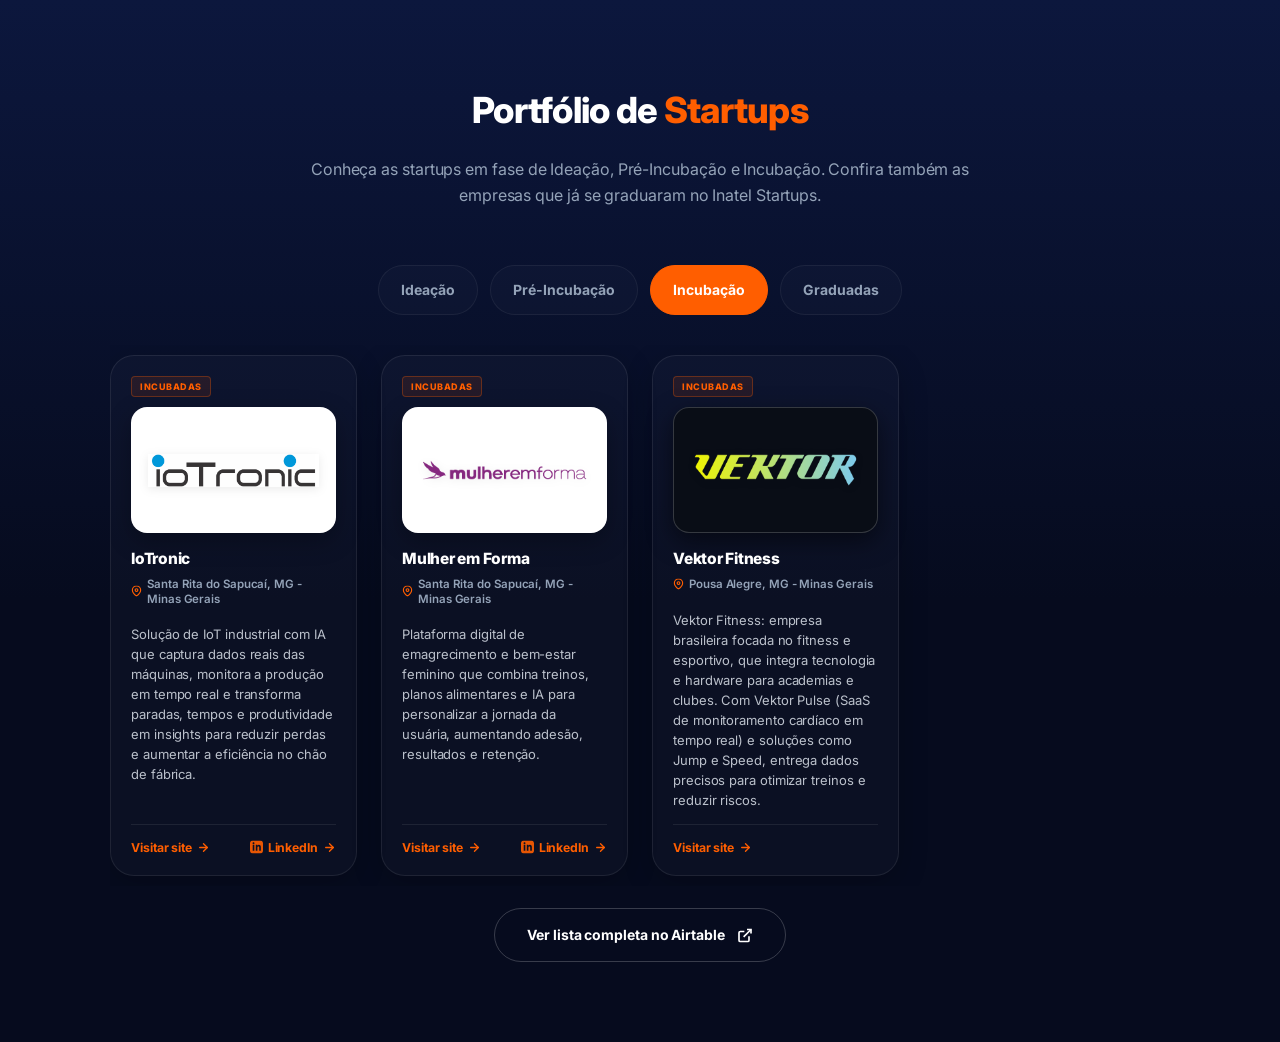
<file: index.html>
<!DOCTYPE html>
<html lang="pt-BR">
<head>
    <meta charset="UTF-8">
    <meta name="viewport" content="width=device-width, initial-scale=1.0">
    <meta http-equiv="Cache-Control" content="no-cache, no-store, must-revalidate">
    <meta http-equiv="Pragma" content="no-cache">
    <meta http-equiv="Expires" content="0">
    <title>Portfólio de Startups - Inatel Startups</title>
    <link rel="stylesheet" href="style.css?v=37">
    <style>
        body {
            background-color: #030611;
            margin: 0;
            padding: 0;
            overflow-x: hidden;
        }
        #portfolio {
            padding-top: 80px !important;
            padding-bottom: 80px !important;
            background: transparent !important;
        }
        @media (max-width: 768px) {
            #portfolio {
                padding-top: 48px !important;
                padding-bottom: 48px !important;
            }
        }
    </style>
</head>
<body>
    <section id="portfolio" class="section">
        <div class="container reveal-on-scroll">
            <div class="section-header">
                <h2>Portfólio de <span>Startups</span></h2>
                <p>Conheça as startups em fase de Ideação, Pré-Incubação e Incubação. Confira também as empresas que já se graduaram no Inatel Startups.</p>
            </div>

            <div class="portfolio-filters">
                <button class="filter-btn" data-filter="ideation">Ideação</button>
                <button class="filter-btn" data-filter="pre-incubated">Pré-Incubação</button>
                <button class="filter-btn active" data-filter="incubated">Incubação</button>
                <button class="filter-btn" data-filter="graduated">Graduadas</button>
            </div>

            <div class="portfolio-slider-container">
                <button class="slider-arrow prev" id="portfolio-prev" aria-label="Anterior">
                    <svg width="24" height="24" viewBox="0 0 24 24" fill="none" stroke="currentColor" stroke-width="2.5"><polyline points="15 18 9 12 15 6"></polyline></svg>
                </button>
                
                <div class="portfolio-viewport">
                    <div class="portfolio-track" id="portfolio-track">
                        <!-- START_PORTFOLIO_CARDS -->
                <!-- CARD: Ideação - ALFATECH -->
                <div class="portfolio-card ideation">
                    <div class="portfolio-header">
                        <span class="portfolio-tag ideation">Ideação</span>
                        <div class="portfolio-logo-container">
                            <img src="elementos/logos/logo_alfatech.png?v=6" alt="Logo da ALFATECH" class="portfolio-logo" loading="lazy">
                        </div>
                    </div>
                    <div class="portfolio-body">
                        <h4>ALFATECH</h4>
                        <div class="portfolio-location"><svg width="11" height="11" viewBox="0 0 24 24" fill="none" stroke="currentColor" stroke-width="2.5"><path d="M21 10c0 7-9 13-9 13s-9-6-9-13a9 9 0 0 1 18 0z"></path><circle cx="12" cy="10" r="3"></circle></svg><span>Santa Rita do Sapucaí, MG - Minas Gerais</span></div>
                        <p>A ALFATECH desenvolve uma solução digital de alfabetização gamificada para jovens e adultos, combinando acessibilidade, interatividade e aprendizagem progressiva para ampliar o acesso à leitura e à escrita.</p>
                    </div>
                </div>

                <!-- CARD: Ideação - Apex Propulsion -->
                <div class="portfolio-card ideation">
                    <div class="portfolio-header">
                        <span class="portfolio-tag ideation">Ideação</span>
                        <div class="portfolio-logo-container cover-bg" style="background-color: #4b4b4d;">
                            <img src="elementos/logos/logo_apex_propulsion.png?v=6" alt="Logo da Apex Propulsion" class="portfolio-logo logo-cover" loading="lazy">
                        </div>
                    </div>
                    <div class="portfolio-body">
                        <h4>Apex Propulsion</h4>
                        <div class="portfolio-location"><svg width="11" height="11" viewBox="0 0 24 24" fill="none" stroke="currentColor" stroke-width="2.5"><path d="M21 10c0 7-9 13-9 13s-9-6-9-13a9 9 0 0 1 18 0z"></path><circle cx="12" cy="10" r="3"></circle></svg><span>Santa Rita do Sapucaí, MG - Minas Gerais</span></div>
                        <p>Satélites ainda dependem de xenônio caro e limitado. A Apex Propulsion desenvolve propulsão elétrica regenerativa que transforma água em empuxo através de célula de combustível + Hall thruster otimizado</p>
                    </div>
                    <div class="portfolio-links-row single-link"><a href="https://www.linkedin.com/company/apex-propulsion/?viewAsMember=true" target="_blank" rel="noopener noreferrer" class="portfolio-link-item portfolio-linkedin"><svg class="linkedin-icon" width="13" height="13" viewBox="0 0 24 24" fill="currentColor"><path d="M19 0h-14c-2.761 0-5 2.239-5 5v14c0 2.761 2.239 5 5 5h14c2.762 0 5-2.239 5-5v-14c0-2.761-2.238-5-5-5zm-11 19h-3v-11h3v11zm-1.5-12.268c-.966 0-1.75-.784-1.75-1.75s.784-1.75 1.75-1.75 1.75.784 1.75 1.75-.784 1.75-1.75 1.75zm13.5 12.268h-3v-5.604c0-1.337-.026-2.54-1.545-2.54-1.528 0-1.766 1.216-1.766 2.473v5.671h-3v-11h2.875v1.502h.04c.4-.754 1.378-1.547 2.836-1.547 3.03 0 3.59 1.995 3.59 4.592v6.453z"/></svg><span>LinkedIn</span><svg class="link-arrow-icon" width="13" height="13" viewBox="0 0 24 24" fill="none" stroke="currentColor" stroke-width="2.5" stroke-linecap="round" stroke-linejoin="round"><line x1="5" y1="12" x2="19" y2="12"></line><polyline points="12 5 19 12 12 19"></polyline></svg></a></div>
                </div>

                <!-- CARD: Ideação - BRuxaria Games -->
                <div class="portfolio-card ideation">
                    <div class="portfolio-header">
                        <span class="portfolio-tag ideation">Ideação</span>
                        <div class="portfolio-logo-container" style="background-color: #000000;">
                            <img src="elementos/logos/logo_bruxaria_games.png?v=6" alt="Logo da BRuxaria Games" class="portfolio-logo" loading="lazy">
                        </div>
                    </div>
                    <div class="portfolio-body">
                        <h4>BRuxaria Games</h4>
                        <div class="portfolio-location"><svg width="11" height="11" viewBox="0 0 24 24" fill="none" stroke="currentColor" stroke-width="2.5"><path d="M21 10c0 7-9 13-9 13s-9-6-9-13a9 9 0 0 1 18 0z"></path><circle cx="12" cy="10" r="3"></circle></svg><span>Santa Rita do Sapucaí, MG - Minas Gerais</span></div>
                        <p>Estúdio de jogos digitais que impulsiona a economia criativa em Santa Rita do Sapucaí, com foco atual no desenvolvimento de um jogo Survival com potencial de viralização. No futuro, busca formar talentos e promover colaborações com a comunidade local e o INATEL.</p>
                    </div>
                    <div class="portfolio-links-row single-link"><a href="https://www.linkedin.com/in/pedro-henrique-mendes-siqueira-silva-a86329125/" target="_blank" rel="noopener noreferrer" class="portfolio-link-item portfolio-linkedin"><svg class="linkedin-icon" width="13" height="13" viewBox="0 0 24 24" fill="currentColor"><path d="M19 0h-14c-2.761 0-5 2.239-5 5v14c0 2.761 2.239 5 5 5h14c2.762 0 5-2.239 5-5v-14c0-2.761-2.238-5-5-5zm-11 19h-3v-11h3v11zm-1.5-12.268c-.966 0-1.75-.784-1.75-1.75s.784-1.75 1.75-1.75 1.75.784 1.75 1.75-.784 1.75-1.75 1.75zm13.5 12.268h-3v-5.604c0-1.337-.026-2.54-1.545-2.54-1.528 0-1.766 1.216-1.766 2.473v5.671h-3v-11h2.875v1.502h.04c.4-.754 1.378-1.547 2.836-1.547 3.03 0 3.59 1.995 3.59 4.592v6.453z"/></svg><span>LinkedIn</span><svg class="link-arrow-icon" width="13" height="13" viewBox="0 0 24 24" fill="none" stroke="currentColor" stroke-width="2.5" stroke-linecap="round" stroke-linejoin="round"><line x1="5" y1="12" x2="19" y2="12"></line><polyline points="12 5 19 12 12 19"></polyline></svg></a></div>
                </div>

                <!-- CARD: Ideação - ChickSafe -->
                <div class="portfolio-card ideation">
                    <div class="portfolio-header">
                        <span class="portfolio-tag ideation">Ideação</span>
                        <div class="portfolio-logo-container" style="background-color: #f9ca0a;">
                            <img src="elementos/logos/logo_chicksafe.png?v=6" alt="Logo da ChickSafe" class="portfolio-logo" loading="lazy">
                        </div>
                    </div>
                    <div class="portfolio-body">
                        <h4>ChickSafe</h4>
                        <div class="portfolio-location"><svg width="11" height="11" viewBox="0 0 24 24" fill="none" stroke="currentColor" stroke-width="2.5"><path d="M21 10c0 7-9 13-9 13s-9-6-9-13a9 9 0 0 1 18 0z"></path><circle cx="12" cy="10" r="3"></circle></svg><span>Santa Rita do Sapucaí, MG - Minas Gerais</span></div>
                        <p>Monitoramento e alerta em tempo real de falhas no fornecimento de energia elétrica e nos sistemas de exaustão de granjas avícolas, com acionamento automático de mecanismos de emergência.</p>
                    </div>
                    <div class="portfolio-links-row single-link"><a href="https://www.linkedin.com/company/chicksafe/about/" target="_blank" rel="noopener noreferrer" class="portfolio-link-item portfolio-linkedin"><svg class="linkedin-icon" width="13" height="13" viewBox="0 0 24 24" fill="currentColor"><path d="M19 0h-14c-2.761 0-5 2.239-5 5v14c0 2.761 2.239 5 5 5h14c2.762 0 5-2.239 5-5v-14c0-2.761-2.238-5-5-5zm-11 19h-3v-11h3v11zm-1.5-12.268c-.966 0-1.75-.784-1.75-1.75s.784-1.75 1.75-1.75 1.75.784 1.75 1.75-.784 1.75-1.75 1.75zm13.5 12.268h-3v-5.604c0-1.337-.026-2.54-1.545-2.54-1.528 0-1.766 1.216-1.766 2.473v5.671h-3v-11h2.875v1.502h.04c.4-.754 1.378-1.547 2.836-1.547 3.03 0 3.59 1.995 3.59 4.592v6.453z"/></svg><span>LinkedIn</span><svg class="link-arrow-icon" width="13" height="13" viewBox="0 0 24 24" fill="none" stroke="currentColor" stroke-width="2.5" stroke-linecap="round" stroke-linejoin="round"><line x1="5" y1="12" x2="19" y2="12"></line><polyline points="12 5 19 12 12 19"></polyline></svg></a></div>
                </div>

                <!-- CARD: Ideação - FiscalOS -->
                <div class="portfolio-card ideation">
                    <div class="portfolio-header">
                        <span class="portfolio-tag ideation">Ideação</span>
                        <div class="portfolio-logo-container">
                            <img src="elementos/logos/logo_fiscalos.png?v=6" alt="Logo da FiscalOS" class="portfolio-logo" loading="lazy">
                        </div>
                    </div>
                    <div class="portfolio-body">
                        <h4>FiscalOS</h4>
                        <div class="portfolio-location"><svg width="11" height="11" viewBox="0 0 24 24" fill="none" stroke="currentColor" stroke-width="2.5"><path d="M21 10c0 7-9 13-9 13s-9-6-9-13a9 9 0 0 1 18 0z"></path><circle cx="12" cy="10" r="3"></circle></svg><span>Santa Rita do Sapucaí, MG - Minas Gerais</span></div>
                        <p>Do que precisa ser feito ao resultado entregue, a operação roda no software. Não é mais uma ferramenta para organizar o trabalho. É onde o trabalho é feito.</p>
                    </div>
                    <div class="portfolio-links-row"><a href="https://fiscal-os.com/" target="_blank" rel="noopener noreferrer" class="portfolio-link-item"><span>Visitar site</span><svg class="link-arrow-icon" width="13" height="13" viewBox="0 0 24 24" fill="none" stroke="currentColor" stroke-width="2.5" stroke-linecap="round" stroke-linejoin="round"><line x1="5" y1="12" x2="19" y2="12"></line><polyline points="12 5 19 12 12 19"></polyline></svg></a><a href="https://www.linkedin.com/company/fiscal-os/" target="_blank" rel="noopener noreferrer" class="portfolio-link-item portfolio-linkedin"><svg class="linkedin-icon" width="13" height="13" viewBox="0 0 24 24" fill="currentColor"><path d="M19 0h-14c-2.761 0-5 2.239-5 5v14c0 2.761 2.239 5 5 5h14c2.762 0 5-2.239 5-5v-14c0-2.761-2.238-5-5-5zm-11 19h-3v-11h3v11zm-1.5-12.268c-.966 0-1.75-.784-1.75-1.75s.784-1.75 1.75-1.75 1.75.784 1.75 1.75-.784 1.75-1.75 1.75zm13.5 12.268h-3v-5.604c0-1.337-.026-2.54-1.545-2.54-1.528 0-1.766 1.216-1.766 2.473v5.671h-3v-11h2.875v1.502h.04c.4-.754 1.378-1.547 2.836-1.547 3.03 0 3.59 1.995 3.59 4.592v6.453z"/></svg><span>LinkedIn</span><svg class="link-arrow-icon" width="13" height="13" viewBox="0 0 24 24" fill="none" stroke="currentColor" stroke-width="2.5" stroke-linecap="round" stroke-linejoin="round"><line x1="5" y1="12" x2="19" y2="12"></line><polyline points="12 5 19 12 12 19"></polyline></svg></a></div>
                </div>

                <!-- CARD: Ideação - Impulse One AI -->
                <div class="portfolio-card ideation">
                    <div class="portfolio-header">
                        <span class="portfolio-tag ideation">Ideação</span>
                        <div class="portfolio-logo-container">
                            <img src="elementos/logos/logo_impulse_one_ai.png?v=6" alt="Logo da Impulse One AI" class="portfolio-logo" loading="lazy">
                        </div>
                    </div>
                    <div class="portfolio-body">
                        <h4>Impulse One AI</h4>
                        <div class="portfolio-location"><svg width="11" height="11" viewBox="0 0 24 24" fill="none" stroke="currentColor" stroke-width="2.5"><path d="M21 10c0 7-9 13-9 13s-9-6-9-13a9 9 0 0 1 18 0z"></path><circle cx="12" cy="10" r="3"></circle></svg><span>Santa Rita do Sapucaí, MG - Minas Gerais</span></div>
                        <p>Plataforma em nuvem com IA para avaliar, gerir e monitorar riscos psicossociais no trabalho, transformando dados em indicadores, dashboards, relatórios e planos de ação para apoiar empresas na NR-01 e na tomada de decisão em saúde e gestão de pessoas.</p>
                    </div>
                    <div class="portfolio-links-row single-link"><a href="https://www.linkedin.com/company/impulse-solutions2025/" target="_blank" rel="noopener noreferrer" class="portfolio-link-item portfolio-linkedin"><svg class="linkedin-icon" width="13" height="13" viewBox="0 0 24 24" fill="currentColor"><path d="M19 0h-14c-2.761 0-5 2.239-5 5v14c0 2.761 2.239 5 5 5h14c2.762 0 5-2.239 5-5v-14c0-2.761-2.238-5-5-5zm-11 19h-3v-11h3v11zm-1.5-12.268c-.966 0-1.75-.784-1.75-1.75s.784-1.75 1.75-1.75 1.75.784 1.75 1.75-.784 1.75-1.75 1.75zm13.5 12.268h-3v-5.604c0-1.337-.026-2.54-1.545-2.54-1.528 0-1.766 1.216-1.766 2.473v5.671h-3v-11h2.875v1.502h.04c.4-.754 1.378-1.547 2.836-1.547 3.03 0 3.59 1.995 3.59 4.592v6.453z"/></svg><span>LinkedIn</span><svg class="link-arrow-icon" width="13" height="13" viewBox="0 0 24 24" fill="none" stroke="currentColor" stroke-width="2.5" stroke-linecap="round" stroke-linejoin="round"><line x1="5" y1="12" x2="19" y2="12"></line><polyline points="12 5 19 12 12 19"></polyline></svg></a></div>
                </div>

                <!-- CARD: Ideação - INNAV: Assistente de Navegação Indoor -->
                <div class="portfolio-card ideation">
                    <div class="portfolio-header">
                        <span class="portfolio-tag ideation">Ideação</span>
                        <div class="portfolio-logo-container" style="background-color: #010101;">
                            <img src="elementos/logos/logo_innav_assistente_de_navegacao_indoor.jpg?v=6" alt="Logo da INNAV: Assistente de Navegação Indoor" class="portfolio-logo" loading="lazy">
                        </div>
                    </div>
                    <div class="portfolio-body">
                        <h4>INNAV: Assistente de Navegação Indoor</h4>
                        <div class="portfolio-location"><svg width="11" height="11" viewBox="0 0 24 24" fill="none" stroke="currentColor" stroke-width="2.5"><path d="M21 10c0 7-9 13-9 13s-9-6-9-13a9 9 0 0 1 18 0z"></path><circle cx="12" cy="10" r="3"></circle></svg><span>Santa Rita do Sapucaí, MG - Minas Gerais</span></div>
                        <p>Sistema de navegação indoor que devolve a autonomia a pessoas com deficiência visual onde o GPS não funciona. Usando beacons Bluetooth de baixo custo, filtragem inteligente de sinais e guiamento por voz e vibração.</p>
                    </div>
                </div>

                <!-- CARD: Ideação - LMC Encoders -->
                <div class="portfolio-card ideation">
                    <div class="portfolio-header">
                        <span class="portfolio-tag ideation">Ideação</span>
                        <div class="portfolio-logo-container">
                            <img src="elementos/logos/logo_lmc_encoders.png?v=6" alt="Logo da LMC Encoders" class="portfolio-logo" loading="lazy">
                        </div>
                    </div>
                    <div class="portfolio-body">
                        <h4>LMC Encoders</h4>
                        <div class="portfolio-location"><svg width="11" height="11" viewBox="0 0 24 24" fill="none" stroke="currentColor" stroke-width="2.5"><path d="M21 10c0 7-9 13-9 13s-9-6-9-13a9 9 0 0 1 18 0z"></path><circle cx="12" cy="10" r="3"></circle></svg><span>Matão, SP - São Paulo</span></div>
                        <p>Encoders ópticos absolutos nacionais para Agro 4.0 e Indústria. Substituímos importações caras com customização B2B e fabricação proprietária.</p>
                    </div>
                    <div class="portfolio-links-row single-link"><a href="https://www.linkedin.com/company/lmcencoders" target="_blank" rel="noopener noreferrer" class="portfolio-link-item portfolio-linkedin"><svg class="linkedin-icon" width="13" height="13" viewBox="0 0 24 24" fill="currentColor"><path d="M19 0h-14c-2.761 0-5 2.239-5 5v14c0 2.761 2.239 5 5 5h14c2.762 0 5-2.239 5-5v-14c0-2.761-2.238-5-5-5zm-11 19h-3v-11h3v11zm-1.5-12.268c-.966 0-1.75-.784-1.75-1.75s.784-1.75 1.75-1.75 1.75.784 1.75 1.75-.784 1.75-1.75 1.75zm13.5 12.268h-3v-5.604c0-1.337-.026-2.54-1.545-2.54-1.528 0-1.766 1.216-1.766 2.473v5.671h-3v-11h2.875v1.502h.04c.4-.754 1.378-1.547 2.836-1.547 3.03 0 3.59 1.995 3.59 4.592v6.453z"/></svg><span>LinkedIn</span><svg class="link-arrow-icon" width="13" height="13" viewBox="0 0 24 24" fill="none" stroke="currentColor" stroke-width="2.5" stroke-linecap="round" stroke-linejoin="round"><line x1="5" y1="12" x2="19" y2="12"></line><polyline points="12 5 19 12 12 19"></polyline></svg></a></div>
                </div>

                <!-- CARD: Ideação - Memorista -->
                <div class="portfolio-card ideation">
                    <div class="portfolio-header">
                        <span class="portfolio-tag ideation">Ideação</span>
                        <div class="portfolio-logo-container" style="background-color: #fafcfb;">
                            <img src="elementos/logos/logo_memorista.png?v=6" alt="Logo da Memorista" class="portfolio-logo" loading="lazy">
                        </div>
                    </div>
                    <div class="portfolio-body">
                        <h4>Memorista</h4>
                        <div class="portfolio-location"><svg width="11" height="11" viewBox="0 0 24 24" fill="none" stroke="currentColor" stroke-width="2.5"><path d="M21 10c0 7-9 13-9 13s-9-6-9-13a9 9 0 0 1 18 0z"></path><circle cx="12" cy="10" r="3"></circle></svg><span>Belo Horizonte, MG - Minas Gerais</span></div>
                        <p>Plataforma que transforma memórias e histórias de família em livros personalizados, com a ajuda da inteligência artificial e a partir de respostas periódicas dos usuários a perguntas curiosas e instigantes sobre sua vida.</p>
                    </div>
                    <div class="portfolio-links-row single-link"><a href="https://www.linkedin.com/company/memorista/" target="_blank" rel="noopener noreferrer" class="portfolio-link-item portfolio-linkedin"><svg class="linkedin-icon" width="13" height="13" viewBox="0 0 24 24" fill="currentColor"><path d="M19 0h-14c-2.761 0-5 2.239-5 5v14c0 2.761 2.239 5 5 5h14c2.762 0 5-2.239 5-5v-14c0-2.761-2.238-5-5-5zm-11 19h-3v-11h3v11zm-1.5-12.268c-.966 0-1.75-.784-1.75-1.75s.784-1.75 1.75-1.75 1.75.784 1.75 1.75-.784 1.75-1.75 1.75zm13.5 12.268h-3v-5.604c0-1.337-.026-2.54-1.545-2.54-1.528 0-1.766 1.216-1.766 2.473v5.671h-3v-11h2.875v1.502h.04c.4-.754 1.378-1.547 2.836-1.547 3.03 0 3.59 1.995 3.59 4.592v6.453z"/></svg><span>LinkedIn</span><svg class="link-arrow-icon" width="13" height="13" viewBox="0 0 24 24" fill="none" stroke="currentColor" stroke-width="2.5" stroke-linecap="round" stroke-linejoin="round"><line x1="5" y1="12" x2="19" y2="12"></line><polyline points="12 5 19 12 12 19"></polyline></svg></a></div>
                </div>

                <!-- CARD: Ideação - Moneta -->
                <div class="portfolio-card ideation">
                    <div class="portfolio-header">
                        <span class="portfolio-tag ideation">Ideação</span>
                        <div class="portfolio-logo-container">
                            <img src="elementos/logos/logo_moneta.jpg?v=6" alt="Logo da Moneta" class="portfolio-logo" loading="lazy">
                        </div>
                    </div>
                    <div class="portfolio-body">
                        <h4>Moneta</h4>
                        <div class="portfolio-location"><svg width="11" height="11" viewBox="0 0 24 24" fill="none" stroke="currentColor" stroke-width="2.5"><path d="M21 10c0 7-9 13-9 13s-9-6-9-13a9 9 0 0 1 18 0z"></path><circle cx="12" cy="10" r="3"></circle></svg><span>Santa Rita do Sapucaí, MG - Minas Gerais</span></div>
                        <p>Sistema financeiro com IA para MEIs que simplifica a gestão do negócio por meio de linguagem natural, automatizando registros e análises financeiras e oferecendo indicadores, alertas e recomendações para apoiar decisões de forma simples e acessível.</p>
                    </div>
                </div>

                <!-- CARD: Ideação - Nexato -->
                <div class="portfolio-card ideation">
                    <div class="portfolio-header">
                        <span class="portfolio-tag ideation">Ideação</span>
                        <div class="portfolio-logo-container">
                            <img src="elementos/logos/logo_nexato.png?v=6" alt="Logo da Nexato" class="portfolio-logo" loading="lazy">
                        </div>
                    </div>
                    <div class="portfolio-body">
                        <h4>Nexato</h4>
                        <div class="portfolio-location"><svg width="11" height="11" viewBox="0 0 24 24" fill="none" stroke="currentColor" stroke-width="2.5"><path d="M21 10c0 7-9 13-9 13s-9-6-9-13a9 9 0 0 1 18 0z"></path><circle cx="12" cy="10" r="3"></circle></svg><span>Pouso Alegre, MG - Minas Gerais</span></div>
                        <p>A NEXATO desenvolve soluções tecnológicas para simplificar processos empresariais. Seu principal produto digitaliza a gestão de riscos psicossociais, automatizando coletas, organizando informações e reduzindo o trabalho manual de empresas e clínicas de SST.</p>
                    </div>
                    <div class="portfolio-links-row single-link"><a href="https://nexato.tech/" target="_blank" rel="noopener noreferrer" class="portfolio-link-item"><span>Visitar site</span><svg class="link-arrow-icon" width="13" height="13" viewBox="0 0 24 24" fill="none" stroke="currentColor" stroke-width="2.5" stroke-linecap="round" stroke-linejoin="round"><line x1="5" y1="12" x2="19" y2="12"></line><polyline points="12 5 19 12 12 19"></polyline></svg></a></div>
                </div>

                <!-- CARD: Ideação - Roça Hub - Inteligência Agroalimentar -->
                <div class="portfolio-card ideation">
                    <div class="portfolio-header">
                        <span class="portfolio-tag ideation">Ideação</span>
                        <div class="portfolio-logo-container">
                            <img src="elementos/logos/logo_roca_hub_inteligencia_agroalimentar.png?v=6" alt="Logo da Roça Hub - Inteligência Agroalimentar" class="portfolio-logo" loading="lazy">
                        </div>
                    </div>
                    <div class="portfolio-body">
                        <h4>Roça Hub - Inteligência Agroalimentar</h4>
                        <div class="portfolio-location"><svg width="11" height="11" viewBox="0 0 24 24" fill="none" stroke="currentColor" stroke-width="2.5"><path d="M21 10c0 7-9 13-9 13s-9-6-9-13a9 9 0 0 1 18 0z"></path><circle cx="12" cy="10" r="3"></circle></svg><span>São João da Boa Vista, SP - São Paulo</span></div>
                        <p>Roça Hub é uma plataforma de inteligência agroalimentar que conecta produtores, compradores e consumidores, organizando dados do território para aproximar a produção rural da demanda e fortalecer a agricultura regional.</p>
                    </div>
                    <div class="portfolio-links-row"><a href="https://www.rocahub.com.br" target="_blank" rel="noopener noreferrer" class="portfolio-link-item"><span>Visitar site</span><svg class="link-arrow-icon" width="13" height="13" viewBox="0 0 24 24" fill="none" stroke="currentColor" stroke-width="2.5" stroke-linecap="round" stroke-linejoin="round"><line x1="5" y1="12" x2="19" y2="12"></line><polyline points="12 5 19 12 12 19"></polyline></svg></a><a href="https://www.linkedin.com/company/roca-hub" target="_blank" rel="noopener noreferrer" class="portfolio-link-item portfolio-linkedin"><svg class="linkedin-icon" width="13" height="13" viewBox="0 0 24 24" fill="currentColor"><path d="M19 0h-14c-2.761 0-5 2.239-5 5v14c0 2.761 2.239 5 5 5h14c2.762 0 5-2.239 5-5v-14c0-2.761-2.238-5-5-5zm-11 19h-3v-11h3v11zm-1.5-12.268c-.966 0-1.75-.784-1.75-1.75s.784-1.75 1.75-1.75 1.75.784 1.75 1.75-.784 1.75-1.75 1.75zm13.5 12.268h-3v-5.604c0-1.337-.026-2.54-1.545-2.54-1.528 0-1.766 1.216-1.766 2.473v5.671h-3v-11h2.875v1.502h.04c.4-.754 1.378-1.547 2.836-1.547 3.03 0 3.59 1.995 3.59 4.592v6.453z"/></svg><span>LinkedIn</span><svg class="link-arrow-icon" width="13" height="13" viewBox="0 0 24 24" fill="none" stroke="currentColor" stroke-width="2.5" stroke-linecap="round" stroke-linejoin="round"><line x1="5" y1="12" x2="19" y2="12"></line><polyline points="12 5 19 12 12 19"></polyline></svg></a></div>
                </div>

                <!-- CARD: Ideação - S.O.P.S - Sistema Organizacional de Primeiros Socorros -->
                <div class="portfolio-card ideation">
                    <div class="portfolio-header">
                        <span class="portfolio-tag ideation">Ideação</span>
                        <div class="portfolio-logo-container">
                            <img src="elementos/logos/logo_s_o_p_s_sistema_organizacional_de_primeiros_socorros.png?v=6" alt="Logo da S.O.P.S - Sistema Organizacional de Primeiros Socorros" class="portfolio-logo" loading="lazy">
                        </div>
                    </div>
                    <div class="portfolio-body">
                        <h4>S.O.P.S - Sistema Organizacional de Primeiros Socorros</h4>
                        <div class="portfolio-location"><svg width="11" height="11" viewBox="0 0 24 24" fill="none" stroke="currentColor" stroke-width="2.5"><path d="M21 10c0 7-9 13-9 13s-9-6-9-13a9 9 0 0 1 18 0z"></path><circle cx="12" cy="10" r="3"></circle></svg><span>Santa Rita do Sapucaí, MG - Minas Gerais</span></div>
                        <p>O SOPS conecta cidadãos, socorristas e equipes médicas em emergências, reunindo dados de saúde, fichas da ocorrência e sinais vitais em tempo real para apoiar um atendimento mais ágil e informado.</p>
                    </div>
                    <div class="portfolio-links-row single-link"><a href="https://linkedin.com/company/sops-sistema-organizacional-de-primeiros-socorros" target="_blank" rel="noopener noreferrer" class="portfolio-link-item portfolio-linkedin"><svg class="linkedin-icon" width="13" height="13" viewBox="0 0 24 24" fill="currentColor"><path d="M19 0h-14c-2.761 0-5 2.239-5 5v14c0 2.761 2.239 5 5 5h14c2.762 0 5-2.239 5-5v-14c0-2.761-2.238-5-5-5zm-11 19h-3v-11h3v11zm-1.5-12.268c-.966 0-1.75-.784-1.75-1.75s.784-1.75 1.75-1.75 1.75.784 1.75 1.75-.784 1.75-1.75 1.75zm13.5 12.268h-3v-5.604c0-1.337-.026-2.54-1.545-2.54-1.528 0-1.766 1.216-1.766 2.473v5.671h-3v-11h2.875v1.502h.04c.4-.754 1.378-1.547 2.836-1.547 3.03 0 3.59 1.995 3.59 4.592v6.453z"/></svg><span>LinkedIn</span><svg class="link-arrow-icon" width="13" height="13" viewBox="0 0 24 24" fill="none" stroke="currentColor" stroke-width="2.5" stroke-linecap="round" stroke-linejoin="round"><line x1="5" y1="12" x2="19" y2="12"></line><polyline points="12 5 19 12 12 19"></polyline></svg></a></div>
                </div>

                <!-- CARD: Ideação - SaborERP -->
                <div class="portfolio-card ideation">
                    <div class="portfolio-header">
                        <span class="portfolio-tag ideation">Ideação</span>
                        <div class="portfolio-logo-container">
                            <img src="elementos/logos/logo_saborerp.jpg?v=6" alt="Logo da SaborERP" class="portfolio-logo" loading="lazy">
                        </div>
                    </div>
                    <div class="portfolio-body">
                        <h4>SaborERP</h4>
                        <div class="portfolio-location"><svg width="11" height="11" viewBox="0 0 24 24" fill="none" stroke="currentColor" stroke-width="2.5"><path d="M21 10c0 7-9 13-9 13s-9-6-9-13a9 9 0 0 1 18 0z"></path><circle cx="12" cy="10" r="3"></circle></svg><span>Paraisópolis, MG - Minas Gerais</span></div>
                        <p>A SaborERP desenvolve uma plataforma de gestão inteligente para lanchonetes que integra PDV, estoque, financeiro e automação fiscal em um único sistema, reduzindo burocracia, desperdícios e ajudando empreendedores  a tomar decisões baseadas em dados</p>
                    </div>
                    <div class="portfolio-links-row single-link"><a href="https://www.linkedin.com/company/sabor-erp/" target="_blank" rel="noopener noreferrer" class="portfolio-link-item portfolio-linkedin"><svg class="linkedin-icon" width="13" height="13" viewBox="0 0 24 24" fill="currentColor"><path d="M19 0h-14c-2.761 0-5 2.239-5 5v14c0 2.761 2.239 5 5 5h14c2.762 0 5-2.239 5-5v-14c0-2.761-2.238-5-5-5zm-11 19h-3v-11h3v11zm-1.5-12.268c-.966 0-1.75-.784-1.75-1.75s.784-1.75 1.75-1.75 1.75.784 1.75 1.75-.784 1.75-1.75 1.75zm13.5 12.268h-3v-5.604c0-1.337-.026-2.54-1.545-2.54-1.528 0-1.766 1.216-1.766 2.473v5.671h-3v-11h2.875v1.502h.04c.4-.754 1.378-1.547 2.836-1.547 3.03 0 3.59 1.995 3.59 4.592v6.453z"/></svg><span>LinkedIn</span><svg class="link-arrow-icon" width="13" height="13" viewBox="0 0 24 24" fill="none" stroke="currentColor" stroke-width="2.5" stroke-linecap="round" stroke-linejoin="round"><line x1="5" y1="12" x2="19" y2="12"></line><polyline points="12 5 19 12 12 19"></polyline></svg></a></div>
                </div>

                <!-- CARD: Ideação - SIG AI -->
                <div class="portfolio-card ideation">
                    <div class="portfolio-header">
                        <span class="portfolio-tag ideation">Ideação</span>
                        <div class="portfolio-logo-container">
                            <img src="elementos/logos/logo_sig_ai.png?v=6" alt="Logo da SIG AI" class="portfolio-logo" loading="lazy">
                        </div>
                    </div>
                    <div class="portfolio-body">
                        <h4>SIG AI</h4>
                        <div class="portfolio-location"><svg width="11" height="11" viewBox="0 0 24 24" fill="none" stroke="currentColor" stroke-width="2.5"><path d="M21 10c0 7-9 13-9 13s-9-6-9-13a9 9 0 0 1 18 0z"></path><circle cx="12" cy="10" r="3"></circle></svg><span>Santa Rita do Sapucaí, MG - Minas Gerais</span></div>
                        <p>Plataforma de ia para logística na saúde.</p>
                    </div>
                </div>

                <!-- CARD: Ideação - Tafira Automation -->
                <div class="portfolio-card ideation">
                    <div class="portfolio-header">
                        <span class="portfolio-tag ideation">Ideação</span>
                        <div class="portfolio-logo-container">
                            <img src="elementos/logos/logo_tafira_automation.png?v=6" alt="Logo da Tafira Automation" class="portfolio-logo" loading="lazy">
                        </div>
                    </div>
                    <div class="portfolio-body">
                        <h4>Tafira Automation</h4>
                        <div class="portfolio-location"><svg width="11" height="11" viewBox="0 0 24 24" fill="none" stroke="currentColor" stroke-width="2.5"><path d="M21 10c0 7-9 13-9 13s-9-6-9-13a9 9 0 0 1 18 0z"></path><circle cx="12" cy="10" r="3"></circle></svg><span>Santa Rita do Sapucaí, MG - Minas Gerais</span></div>
                        <p>Empresa especializada em soluções de automação industrial, desenvolvendo soluções sob medida para aumentar a produtividade, reduzir custos e transformar processos industriais por meio da Indústria 4.0.</p>
                    </div>
                    <div class="portfolio-links-row single-link"><a href="https://www.linkedin.com/in/tafira-automation-aa152842b/" target="_blank" rel="noopener noreferrer" class="portfolio-link-item portfolio-linkedin"><svg class="linkedin-icon" width="13" height="13" viewBox="0 0 24 24" fill="currentColor"><path d="M19 0h-14c-2.761 0-5 2.239-5 5v14c0 2.761 2.239 5 5 5h14c2.762 0 5-2.239 5-5v-14c0-2.761-2.238-5-5-5zm-11 19h-3v-11h3v11zm-1.5-12.268c-.966 0-1.75-.784-1.75-1.75s.784-1.75 1.75-1.75 1.75.784 1.75 1.75-.784 1.75-1.75 1.75zm13.5 12.268h-3v-5.604c0-1.337-.026-2.54-1.545-2.54-1.528 0-1.766 1.216-1.766 2.473v5.671h-3v-11h2.875v1.502h.04c.4-.754 1.378-1.547 2.836-1.547 3.03 0 3.59 1.995 3.59 4.592v6.453z"/></svg><span>LinkedIn</span><svg class="link-arrow-icon" width="13" height="13" viewBox="0 0 24 24" fill="none" stroke="currentColor" stroke-width="2.5" stroke-linecap="round" stroke-linejoin="round"><line x1="5" y1="12" x2="19" y2="12"></line><polyline points="12 5 19 12 12 19"></polyline></svg></a></div>
                </div>

                <!-- CARD: Ideação - WO -->
                <div class="portfolio-card ideation">
                    <div class="portfolio-header">
                        <span class="portfolio-tag ideation">Ideação</span>
                        <div class="portfolio-logo-container">
                            <img src="elementos/logos/logo_wo.jpg?v=6" alt="Logo da WO" class="portfolio-logo" loading="lazy">
                        </div>
                    </div>
                    <div class="portfolio-body">
                        <h4>WO</h4>
                        <div class="portfolio-location"><svg width="11" height="11" viewBox="0 0 24 24" fill="none" stroke="currentColor" stroke-width="2.5"><path d="M21 10c0 7-9 13-9 13s-9-6-9-13a9 9 0 0 1 18 0z"></path><circle cx="12" cy="10" r="3"></circle></svg><span>Santa Rita do Sapucaí, MG - Minas Gerais</span></div>
                        <p>A WO reduz falhas no controle de capacitações em construtoras, centralizando treinamentos, certificações e vencimentos. A plataforma cruza funções e atividades com NRs exigidas e alerta quando há pendências ou necessidade de renovação.</p>
                    </div>
                </div>

                <!-- CARD: Pré-Incubação - AgrooCare -->
                <div class="portfolio-card pre-incubated">
                    <div class="portfolio-header">
                        <span class="portfolio-tag pre-incubated">Pré-Incubação</span>
                        <div class="portfolio-logo-container">
                            <img src="elementos/logos/logo_agroocare.png?v=6" alt="Logo da AgrooCare" class="portfolio-logo" loading="lazy">
                        </div>
                    </div>
                    <div class="portfolio-body">
                        <h4>AgrooCare</h4>
                        <div class="portfolio-location"><svg width="11" height="11" viewBox="0 0 24 24" fill="none" stroke="currentColor" stroke-width="2.5"><path d="M21 10c0 7-9 13-9 13s-9-6-9-13a9 9 0 0 1 18 0z"></path><circle cx="12" cy="10" r="3"></circle></svg><span>Santa Rita do Sapucaí, MG - Minas Gerais</span></div>
                        <p>A AgrooCare é uma solução inteligente que otimiza irrigação e adubação com sensores e IA, monitorando pH, nutrientes e clima em tempo real, reduzindo desperdícios e aumentando a produtividade.</p>
                    </div>
                    <div class="portfolio-links-row single-link"><a href="https://www.linkedin.com/company/agroocare/?viewAsMember=true" target="_blank" rel="noopener noreferrer" class="portfolio-link-item portfolio-linkedin"><svg class="linkedin-icon" width="13" height="13" viewBox="0 0 24 24" fill="currentColor"><path d="M19 0h-14c-2.761 0-5 2.239-5 5v14c0 2.761 2.239 5 5 5h14c2.762 0 5-2.239 5-5v-14c0-2.761-2.238-5-5-5zm-11 19h-3v-11h3v11zm-1.5-12.268c-.966 0-1.75-.784-1.75-1.75s.784-1.75 1.75-1.75 1.75.784 1.75 1.75-.784 1.75-1.75 1.75zm13.5 12.268h-3v-5.604c0-1.337-.026-2.54-1.545-2.54-1.528 0-1.766 1.216-1.766 2.473v5.671h-3v-11h2.875v1.502h.04c.4-.754 1.378-1.547 2.836-1.547 3.03 0 3.59 1.995 3.59 4.592v6.453z"/></svg><span>LinkedIn</span><svg class="link-arrow-icon" width="13" height="13" viewBox="0 0 24 24" fill="none" stroke="currentColor" stroke-width="2.5" stroke-linecap="round" stroke-linejoin="round"><line x1="5" y1="12" x2="19" y2="12"></line><polyline points="12 5 19 12 12 19"></polyline></svg></a></div>
                </div>

                <!-- CARD: Pré-Incubação - AíPerto -->
                <div class="portfolio-card pre-incubated">
                    <div class="portfolio-header">
                        <span class="portfolio-tag pre-incubated">Pré-Incubação</span>
                        <div class="portfolio-logo-container">
                            <img src="elementos/logos/logo_aiperto.png?v=6" alt="Logo da AíPerto" class="portfolio-logo" loading="lazy">
                        </div>
                    </div>
                    <div class="portfolio-body">
                        <h4>AíPerto</h4>
                        <div class="portfolio-location"><svg width="11" height="11" viewBox="0 0 24 24" fill="none" stroke="currentColor" stroke-width="2.5"><path d="M21 10c0 7-9 13-9 13s-9-6-9-13a9 9 0 0 1 18 0z"></path><circle cx="12" cy="10" r="3"></circle></svg><span>Santa Rita do Sapucaí, MG - Minas Gerais</span></div>
                        <p>O AíPerto conecta consumidores ao varejo local com inteligência de preços e dados em tempo real, ajudando pessoas a economizar nas compras e negócios a aumentar visibilidade, entender seu mercado e tomar decisões melhores.</p>
                    </div>
                    <div class="portfolio-links-row single-link"><a href="https://aiperto.com.br/" target="_blank" rel="noopener noreferrer" class="portfolio-link-item"><span>Visitar site</span><svg class="link-arrow-icon" width="13" height="13" viewBox="0 0 24 24" fill="none" stroke="currentColor" stroke-width="2.5" stroke-linecap="round" stroke-linejoin="round"><line x1="5" y1="12" x2="19" y2="12"></line><polyline points="12 5 19 12 12 19"></polyline></svg></a></div>
                </div>

                <!-- CARD: Pré-Incubação - Ajunta pra Ler -->
                <div class="portfolio-card pre-incubated">
                    <div class="portfolio-header">
                        <span class="portfolio-tag pre-incubated">Pré-Incubação</span>
                        <div class="portfolio-logo-container">
                            <img src="elementos/logos/logo_ajunta_pra_ler.jpg?v=6" alt="Logo da Ajunta pra Ler" class="portfolio-logo" loading="lazy">
                        </div>
                    </div>
                    <div class="portfolio-body">
                        <h4>Ajunta pra Ler</h4>
                        <div class="portfolio-location"><svg width="11" height="11" viewBox="0 0 24 24" fill="none" stroke="currentColor" stroke-width="2.5"><path d="M21 10c0 7-9 13-9 13s-9-6-9-13a9 9 0 0 1 18 0z"></path><circle cx="12" cy="10" r="3"></circle></svg><span>São Paulo, SP - São Paulo</span></div>
                        <p>Plataforma SaaS que transforma livros digitais em comunidades vivas de leitura. Com leitor EPUB integrado, anotações colaborativas e grupos por idioma, o BookGroup conecta pessoas ao redor de livros com experiência social profunda e IA aplicada.</p>
                    </div>
                    <div class="portfolio-links-row"><a href="https://ajuntapraler.com.br" target="_blank" rel="noopener noreferrer" class="portfolio-link-item"><span>Visitar site</span><svg class="link-arrow-icon" width="13" height="13" viewBox="0 0 24 24" fill="none" stroke="currentColor" stroke-width="2.5" stroke-linecap="round" stroke-linejoin="round"><line x1="5" y1="12" x2="19" y2="12"></line><polyline points="12 5 19 12 12 19"></polyline></svg></a><a href="https://www.linkedin.com/company/bookgroup/" target="_blank" rel="noopener noreferrer" class="portfolio-link-item portfolio-linkedin"><svg class="linkedin-icon" width="13" height="13" viewBox="0 0 24 24" fill="currentColor"><path d="M19 0h-14c-2.761 0-5 2.239-5 5v14c0 2.761 2.239 5 5 5h14c2.762 0 5-2.239 5-5v-14c0-2.761-2.238-5-5-5zm-11 19h-3v-11h3v11zm-1.5-12.268c-.966 0-1.75-.784-1.75-1.75s.784-1.75 1.75-1.75 1.75.784 1.75 1.75-.784 1.75-1.75 1.75zm13.5 12.268h-3v-5.604c0-1.337-.026-2.54-1.545-2.54-1.528 0-1.766 1.216-1.766 2.473v5.671h-3v-11h2.875v1.502h.04c.4-.754 1.378-1.547 2.836-1.547 3.03 0 3.59 1.995 3.59 4.592v6.453z"/></svg><span>LinkedIn</span><svg class="link-arrow-icon" width="13" height="13" viewBox="0 0 24 24" fill="none" stroke="currentColor" stroke-width="2.5" stroke-linecap="round" stroke-linejoin="round"><line x1="5" y1="12" x2="19" y2="12"></line><polyline points="12 5 19 12 12 19"></polyline></svg></a></div>
                </div>

                <!-- CARD: Pré-Incubação - APP B2B -->
                <div class="portfolio-card pre-incubated">
                    <div class="portfolio-header">
                        <span class="portfolio-tag pre-incubated">Pré-Incubação</span>
                        <div class="portfolio-logo-container">
                            <img src="elementos/logos/logo_app_b2b.png?v=6" alt="Logo da APP B2B" class="portfolio-logo" loading="lazy">
                        </div>
                    </div>
                    <div class="portfolio-body">
                        <h4>APP B2B</h4>
                        <div class="portfolio-location"><svg width="11" height="11" viewBox="0 0 24 24" fill="none" stroke="currentColor" stroke-width="2.5"><path d="M21 10c0 7-9 13-9 13s-9-6-9-13a9 9 0 0 1 18 0z"></path><circle cx="12" cy="10" r="3"></circle></svg><span>Lambari, MG - Minas Gerais</span></div>
                        <p>Profissionalize sua operação B2B. Conecte sua indústria ou atacado ao varejo com um app intuitivo que organiza sua equipe e encanta seus clientes. Gerencie vendas em tempo real e eleve o padrão do seu atendimento. Eficiência para vender, simplicidade para crescer.</p>
                    </div>
                    <div class="portfolio-links-row single-link"><a href="https://appb2b.com.br/" target="_blank" rel="noopener noreferrer" class="portfolio-link-item"><span>Visitar site</span><svg class="link-arrow-icon" width="13" height="13" viewBox="0 0 24 24" fill="none" stroke="currentColor" stroke-width="2.5" stroke-linecap="round" stroke-linejoin="round"><line x1="5" y1="12" x2="19" y2="12"></line><polyline points="12 5 19 12 12 19"></polyline></svg></a></div>
                </div>

                <!-- CARD: Pré-Incubação - Concilia Med -->
                <div class="portfolio-card pre-incubated">
                    <div class="portfolio-header">
                        <span class="portfolio-tag pre-incubated">Pré-Incubação</span>
                        <div class="portfolio-logo-container" style="background-color: #e8eff1;">
                            <img src="elementos/logos/logo_concilia_med.jpg?v=6" alt="Logo da Concilia Med" class="portfolio-logo" loading="lazy">
                        </div>
                    </div>
                    <div class="portfolio-body">
                        <h4>Concilia Med</h4>
                        <div class="portfolio-location"><svg width="11" height="11" viewBox="0 0 24 24" fill="none" stroke="currentColor" stroke-width="2.5"><path d="M21 10c0 7-9 13-9 13s-9-6-9-13a9 9 0 0 1 18 0z"></path><circle cx="12" cy="10" r="3"></circle></svg><span>Santa Rita do Sapucaí, MG - Minas Gerais</span></div>
                        <p>Médico trabalha, convênio paga menos do que deve — e ninguém percebe. A Fluxxa cruza cada procedimento com cada pagamento e mostra exatamente onde o dinheiro sumiu, antes que o prejuízo vire rotina.</p>
                    </div>
                    <div class="portfolio-links-row"><a href="https://conciliamed.com/" target="_blank" rel="noopener noreferrer" class="portfolio-link-item"><span>Visitar site</span><svg class="link-arrow-icon" width="13" height="13" viewBox="0 0 24 24" fill="none" stroke="currentColor" stroke-width="2.5" stroke-linecap="round" stroke-linejoin="round"><line x1="5" y1="12" x2="19" y2="12"></line><polyline points="12 5 19 12 12 19"></polyline></svg></a><a href="https://www.linkedin.com/company/conciliai-med/" target="_blank" rel="noopener noreferrer" class="portfolio-link-item portfolio-linkedin"><svg class="linkedin-icon" width="13" height="13" viewBox="0 0 24 24" fill="currentColor"><path d="M19 0h-14c-2.761 0-5 2.239-5 5v14c0 2.761 2.239 5 5 5h14c2.762 0 5-2.239 5-5v-14c0-2.761-2.238-5-5-5zm-11 19h-3v-11h3v11zm-1.5-12.268c-.966 0-1.75-.784-1.75-1.75s.784-1.75 1.75-1.75 1.75.784 1.75 1.75-.784 1.75-1.75 1.75zm13.5 12.268h-3v-5.604c0-1.337-.026-2.54-1.545-2.54-1.528 0-1.766 1.216-1.766 2.473v5.671h-3v-11h2.875v1.502h.04c.4-.754 1.378-1.547 2.836-1.547 3.03 0 3.59 1.995 3.59 4.592v6.453z"/></svg><span>LinkedIn</span><svg class="link-arrow-icon" width="13" height="13" viewBox="0 0 24 24" fill="none" stroke="currentColor" stroke-width="2.5" stroke-linecap="round" stroke-linejoin="round"><line x1="5" y1="12" x2="19" y2="12"></line><polyline points="12 5 19 12 12 19"></polyline></svg></a></div>
                </div>

                <!-- CARD: Pré-Incubação - CrescCampo -->
                <div class="portfolio-card pre-incubated">
                    <div class="portfolio-header">
                        <span class="portfolio-tag pre-incubated">Pré-Incubação</span>
                        <div class="portfolio-logo-container" style="background-color: #2e5939;">
                            <img src="elementos/logos/logo_cresccampo.png?v=6" alt="Logo da CrescCampo" class="portfolio-logo" loading="lazy">
                        </div>
                    </div>
                    <div class="portfolio-body">
                        <h4>CrescCampo</h4>
                        <div class="portfolio-location"><svg width="11" height="11" viewBox="0 0 24 24" fill="none" stroke="currentColor" stroke-width="2.5"><path d="M21 10c0 7-9 13-9 13s-9-6-9-13a9 9 0 0 1 18 0z"></path><circle cx="12" cy="10" r="3"></circle></svg><span>Santa Rita do Sapucaí, MG - Minas Gerais</span></div>
                        <p>Gestão da fazenda no APP e WhatsApp.
Manda um áudio: &quot;Gastei 620 no diesel.&quot; A IA lança no app por você. Funciona sem internet, sincroniza sozinho.
Sem planilha. Sem complicação. Feito pro produtor rural brasileiro.</p>
                    </div>
                    <div class="portfolio-links-row"><a href="https://cresccampo.com.br" target="_blank" rel="noopener noreferrer" class="portfolio-link-item"><span>Visitar site</span><svg class="link-arrow-icon" width="13" height="13" viewBox="0 0 24 24" fill="none" stroke="currentColor" stroke-width="2.5" stroke-linecap="round" stroke-linejoin="round"><line x1="5" y1="12" x2="19" y2="12"></line><polyline points="12 5 19 12 12 19"></polyline></svg></a><a href="https://www.linkedin.com/company/cresccampo" target="_blank" rel="noopener noreferrer" class="portfolio-link-item portfolio-linkedin"><svg class="linkedin-icon" width="13" height="13" viewBox="0 0 24 24" fill="currentColor"><path d="M19 0h-14c-2.761 0-5 2.239-5 5v14c0 2.761 2.239 5 5 5h14c2.762 0 5-2.239 5-5v-14c0-2.761-2.238-5-5-5zm-11 19h-3v-11h3v11zm-1.5-12.268c-.966 0-1.75-.784-1.75-1.75s.784-1.75 1.75-1.75 1.75.784 1.75 1.75-.784 1.75-1.75 1.75zm13.5 12.268h-3v-5.604c0-1.337-.026-2.54-1.545-2.54-1.528 0-1.766 1.216-1.766 2.473v5.671h-3v-11h2.875v1.502h.04c.4-.754 1.378-1.547 2.836-1.547 3.03 0 3.59 1.995 3.59 4.592v6.453z"/></svg><span>LinkedIn</span><svg class="link-arrow-icon" width="13" height="13" viewBox="0 0 24 24" fill="none" stroke="currentColor" stroke-width="2.5" stroke-linecap="round" stroke-linejoin="round"><line x1="5" y1="12" x2="19" y2="12"></line><polyline points="12 5 19 12 12 19"></polyline></svg></a></div>
                </div>

                <!-- CARD: Pré-Incubação - CresciX -->
                <div class="portfolio-card pre-incubated">
                    <div class="portfolio-header">
                        <span class="portfolio-tag pre-incubated">Pré-Incubação</span>
                        <div class="portfolio-logo-container">
                            <img src="elementos/logos/logo_crescix.jpg?v=6" alt="Logo da CresciX" class="portfolio-logo" loading="lazy">
                        </div>
                    </div>
                    <div class="portfolio-body">
                        <h4>CresciX</h4>
                        <div class="portfolio-location"><svg width="11" height="11" viewBox="0 0 24 24" fill="none" stroke="currentColor" stroke-width="2.5"><path d="M21 10c0 7-9 13-9 13s-9-6-9-13a9 9 0 0 1 18 0z"></path><circle cx="12" cy="10" r="3"></circle></svg><span>Santa Rita do Sapucaí, MG - Minas Gerais</span></div>
                        <p>A CresciX e uma solução com I.A. integrada ao WhatsApp e Telegram, capaz de transcrever áudios, enviar dados  de maneira rápida e eficaz e controlar todo seu fluxo de caixa na palma da sua mão. Capaz de criar planilhas do zero, calcular gastos, lucro, tudo em questão de segundos para um maior controle financeiro.</p>
                    </div>
                    <div class="portfolio-links-row single-link"><a href="https://www.crescix.com.br/" target="_blank" rel="noopener noreferrer" class="portfolio-link-item"><span>Visitar site</span><svg class="link-arrow-icon" width="13" height="13" viewBox="0 0 24 24" fill="none" stroke="currentColor" stroke-width="2.5" stroke-linecap="round" stroke-linejoin="round"><line x1="5" y1="12" x2="19" y2="12"></line><polyline points="12 5 19 12 12 19"></polyline></svg></a></div>
                </div>

                <!-- CARD: Pré-Incubação - Dyon -->
                <div class="portfolio-card pre-incubated">
                    <div class="portfolio-header">
                        <span class="portfolio-tag pre-incubated">Pré-Incubação</span>
                        <div class="portfolio-logo-container" style="background-color: #010005;">
                            <img src="elementos/logos/logo_dyon.jpg?v=6" alt="Logo da Dyon" class="portfolio-logo" loading="lazy">
                        </div>
                    </div>
                    <div class="portfolio-body">
                        <h4>Dyon</h4>
                        <div class="portfolio-location"><svg width="11" height="11" viewBox="0 0 24 24" fill="none" stroke="currentColor" stroke-width="2.5"><path d="M21 10c0 7-9 13-9 13s-9-6-9-13a9 9 0 0 1 18 0z"></path><circle cx="12" cy="10" r="3"></circle></svg><span>Santa Rita do Sapucaí, MG - Minas Gerais</span></div>
                        <p>Dyon é uma plataforma para cerimonialistas que centraliza organização de eventos, controle financeiro, contratos e comunicação com clientes em um único sistema, reduzindo erros, atrasos e desorganização na realização de casamentos, formaturas e festas.</p>
                    </div>
                </div>

                <!-- CARD: Pré-Incubação - EcoSmart Sensors -->
                <div class="portfolio-card pre-incubated">
                    <div class="portfolio-header">
                        <span class="portfolio-tag pre-incubated">Pré-Incubação</span>
                        <div class="portfolio-logo-container">
                            <img src="elementos/logos/logo_ecosmart_sensors.png?v=6" alt="Logo da EcoSmart Sensors" class="portfolio-logo" loading="lazy">
                        </div>
                    </div>
                    <div class="portfolio-body">
                        <h4>EcoSmart Sensors</h4>
                        <div class="portfolio-location"><svg width="11" height="11" viewBox="0 0 24 24" fill="none" stroke="currentColor" stroke-width="2.5"><path d="M21 10c0 7-9 13-9 13s-9-6-9-13a9 9 0 0 1 18 0z"></path><circle cx="12" cy="10" r="3"></circle></svg><span>Santa Rita Do Sapucai, MG - Minas Gerais</span></div>
                        <p>Entregamos saúde em tempo real e impacto ambiental zero com sensores confortáveis para humanos e pets, conectando ciência e cuidado.</p>
                    </div>
                    <div class="portfolio-links-row"><a href="https://www.ecosmartsensors.com" target="_blank" rel="noopener noreferrer" class="portfolio-link-item"><span>Visitar site</span><svg class="link-arrow-icon" width="13" height="13" viewBox="0 0 24 24" fill="none" stroke="currentColor" stroke-width="2.5" stroke-linecap="round" stroke-linejoin="round"><line x1="5" y1="12" x2="19" y2="12"></line><polyline points="12 5 19 12 12 19"></polyline></svg></a><a href="https://www.linkedin.com/company/112174309/admin/dashboard/" target="_blank" rel="noopener noreferrer" class="portfolio-link-item portfolio-linkedin"><svg class="linkedin-icon" width="13" height="13" viewBox="0 0 24 24" fill="currentColor"><path d="M19 0h-14c-2.761 0-5 2.239-5 5v14c0 2.761 2.239 5 5 5h14c2.762 0 5-2.239 5-5v-14c0-2.761-2.238-5-5-5zm-11 19h-3v-11h3v11zm-1.5-12.268c-.966 0-1.75-.784-1.75-1.75s.784-1.75 1.75-1.75 1.75.784 1.75 1.75-.784 1.75-1.75 1.75zm13.5 12.268h-3v-5.604c0-1.337-.026-2.54-1.545-2.54-1.528 0-1.766 1.216-1.766 2.473v5.671h-3v-11h2.875v1.502h.04c.4-.754 1.378-1.547 2.836-1.547 3.03 0 3.59 1.995 3.59 4.592v6.453z"/></svg><span>LinkedIn</span><svg class="link-arrow-icon" width="13" height="13" viewBox="0 0 24 24" fill="none" stroke="currentColor" stroke-width="2.5" stroke-linecap="round" stroke-linejoin="round"><line x1="5" y1="12" x2="19" y2="12"></line><polyline points="12 5 19 12 12 19"></polyline></svg></a></div>
                </div>

                <!-- CARD: Pré-Incubação - EMDR Tec -->
                <div class="portfolio-card pre-incubated">
                    <div class="portfolio-header">
                        <span class="portfolio-tag pre-incubated">Pré-Incubação</span>
                        <div class="portfolio-logo-container" style="background-color: #eff3f4;">
                            <img src="elementos/logos/logo_emdr_tec.jpg?v=6" alt="Logo da EMDR Tec" class="portfolio-logo" loading="lazy">
                        </div>
                    </div>
                    <div class="portfolio-body">
                        <h4>EMDR Tec</h4>
                        <div class="portfolio-location"><svg width="11" height="11" viewBox="0 0 24 24" fill="none" stroke="currentColor" stroke-width="2.5"><path d="M21 10c0 7-9 13-9 13s-9-6-9-13a9 9 0 0 1 18 0z"></path><circle cx="12" cy="10" r="3"></circle></svg><span>Santa Rita do Sapucaí, MG - Minas Gerais</span></div>
                        <p>Empresa de produtos eletrônicos para utilização na psicoterapia EMDR, trazendo conforte e segurança na sessão</p>
                    </div>
                    <div class="portfolio-links-row single-link"><a href="https://www.linkedin.com/company/108833362/admin/dashboard/" target="_blank" rel="noopener noreferrer" class="portfolio-link-item portfolio-linkedin"><svg class="linkedin-icon" width="13" height="13" viewBox="0 0 24 24" fill="currentColor"><path d="M19 0h-14c-2.761 0-5 2.239-5 5v14c0 2.761 2.239 5 5 5h14c2.762 0 5-2.239 5-5v-14c0-2.761-2.238-5-5-5zm-11 19h-3v-11h3v11zm-1.5-12.268c-.966 0-1.75-.784-1.75-1.75s.784-1.75 1.75-1.75 1.75.784 1.75 1.75-.784 1.75-1.75 1.75zm13.5 12.268h-3v-5.604c0-1.337-.026-2.54-1.545-2.54-1.528 0-1.766 1.216-1.766 2.473v5.671h-3v-11h2.875v1.502h.04c.4-.754 1.378-1.547 2.836-1.547 3.03 0 3.59 1.995 3.59 4.592v6.453z"/></svg><span>LinkedIn</span><svg class="link-arrow-icon" width="13" height="13" viewBox="0 0 24 24" fill="none" stroke="currentColor" stroke-width="2.5" stroke-linecap="round" stroke-linejoin="round"><line x1="5" y1="12" x2="19" y2="12"></line><polyline points="12 5 19 12 12 19"></polyline></svg></a></div>
                </div>

                <!-- CARD: Pré-Incubação - Farmtrip -->
                <div class="portfolio-card pre-incubated">
                    <div class="portfolio-header">
                        <span class="portfolio-tag pre-incubated">Pré-Incubação</span>
                        <div class="portfolio-logo-container">
                            <img src="elementos/logos/logo_farmtrip.png?v=6" alt="Logo da Farmtrip" class="portfolio-logo" loading="lazy">
                        </div>
                    </div>
                    <div class="portfolio-body">
                        <h4>Farmtrip</h4>
                        <div class="portfolio-location"><svg width="11" height="11" viewBox="0 0 24 24" fill="none" stroke="currentColor" stroke-width="2.5"><path d="M21 10c0 7-9 13-9 13s-9-6-9-13a9 9 0 0 1 18 0z"></path><circle cx="12" cy="10" r="3"></circle></svg><span>Pouso Alegre, MG - Minas Gerais</span></div>
                        <p>A Farmtrip é uma plataforma que conecta turistas a produtores rurais, facilitando a descoberta, reserva e gestão de experiências autênticas no campo, fortalecendo o turismo rural e gerando novas fontes de renda para propriedades rurais.</p>
                    </div>
                    <div class="portfolio-links-row single-link"><a href="https://famtrip.com.br" target="_blank" rel="noopener noreferrer" class="portfolio-link-item"><span>Visitar site</span><svg class="link-arrow-icon" width="13" height="13" viewBox="0 0 24 24" fill="none" stroke="currentColor" stroke-width="2.5" stroke-linecap="round" stroke-linejoin="round"><line x1="5" y1="12" x2="19" y2="12"></line><polyline points="12 5 19 12 12 19"></polyline></svg></a></div>
                </div>

                <!-- CARD: Pré-Incubação - HidroSense -->
                <div class="portfolio-card pre-incubated">
                    <div class="portfolio-header">
                        <span class="portfolio-tag pre-incubated">Pré-Incubação</span>
                        <div class="portfolio-logo-container dark-bg">
                            <img src="elementos/logos/logo_hidrosense.png?v=6" alt="Logo da HidroSense" class="portfolio-logo" loading="lazy">
                        </div>
                    </div>
                    <div class="portfolio-body">
                        <h4>HidroSense</h4>
                        <div class="portfolio-location"><svg width="11" height="11" viewBox="0 0 24 24" fill="none" stroke="currentColor" stroke-width="2.5"><path d="M21 10c0 7-9 13-9 13s-9-6-9-13a9 9 0 0 1 18 0z"></path><circle cx="12" cy="10" r="3"></circle></svg><span>Santa Rita do Sapucaí, MG - Minas Gerais</span></div>
                        <p>Transformamos o cultivo hidropônico com hardware inteligente + app móvel para monitorar pH, temperatura e condutividade elétrica em tempo real. Mais controle, menos desperdício e maior eficiência para produtores aumentarem sua produtividade.</p>
                    </div>
                </div>

                <!-- CARD: Pré-Incubação - MBY - Made By You -->
                <div class="portfolio-card pre-incubated">
                    <div class="portfolio-header">
                        <span class="portfolio-tag pre-incubated">Pré-Incubação</span>
                        <div class="portfolio-logo-container">
                            <img src="elementos/logos/logo_mby_made_by_you.png?v=6" alt="Logo da MBY - Made By You" class="portfolio-logo" loading="lazy">
                        </div>
                    </div>
                    <div class="portfolio-body">
                        <h4>MBY - Made By You</h4>
                        <div class="portfolio-location"><svg width="11" height="11" viewBox="0 0 24 24" fill="none" stroke="currentColor" stroke-width="2.5"><path d="M21 10c0 7-9 13-9 13s-9-6-9-13a9 9 0 0 1 18 0z"></path><circle cx="12" cy="10" r="3"></circle></svg><span>Santa Rita do Sapucaí, MG - Minas Gerais</span></div>
                        <p>Editor visual no-code que permite a qualquer pessoa criar seu site ou loja online sem saber programar, com templates ou do zero. Assim, pequenos negócios entram no e-commerce de forma simples, rápida e acessível. Seu negócio. Seu site. Seu jeito.</p>
                    </div>
                </div>

                <!-- CARD: Pré-Incubação - Medlupi -->
                <div class="portfolio-card pre-incubated">
                    <div class="portfolio-header">
                        <span class="portfolio-tag pre-incubated">Pré-Incubação</span>
                        <div class="portfolio-logo-container" style="background-color: #151c20;">
                            <img src="elementos/logos/logo_medlupi.png?v=6" alt="Logo da Medlupi" class="portfolio-logo" loading="lazy">
                        </div>
                    </div>
                    <div class="portfolio-body">
                        <h4>Medlupi</h4>
                        <div class="portfolio-location"><svg width="11" height="11" viewBox="0 0 24 24" fill="none" stroke="currentColor" stroke-width="2.5"><path d="M21 10c0 7-9 13-9 13s-9-6-9-13a9 9 0 0 1 18 0z"></path><circle cx="12" cy="10" r="3"></circle></svg><span>Santa Rita do Sapucaí, MG - Minas Gerais</span></div>
                        <p>A Medlupi é um sistema para clínicas que unifica agenda, prontuário e financeiro em um só lugar, eliminando processos manuais e aumentando a eficiência da operação, para que profissionais de saúde foquem no atendimento, não na burocracia.</p>
                    </div>
                    <div class="portfolio-links-row"><a href="https://medlupi.com" target="_blank" rel="noopener noreferrer" class="portfolio-link-item"><span>Visitar site</span><svg class="link-arrow-icon" width="13" height="13" viewBox="0 0 24 24" fill="none" stroke="currentColor" stroke-width="2.5" stroke-linecap="round" stroke-linejoin="round"><line x1="5" y1="12" x2="19" y2="12"></line><polyline points="12 5 19 12 12 19"></polyline></svg></a><a href="https://www.linkedin.com/company/medlupi" target="_blank" rel="noopener noreferrer" class="portfolio-link-item portfolio-linkedin"><svg class="linkedin-icon" width="13" height="13" viewBox="0 0 24 24" fill="currentColor"><path d="M19 0h-14c-2.761 0-5 2.239-5 5v14c0 2.761 2.239 5 5 5h14c2.762 0 5-2.239 5-5v-14c0-2.761-2.238-5-5-5zm-11 19h-3v-11h3v11zm-1.5-12.268c-.966 0-1.75-.784-1.75-1.75s.784-1.75 1.75-1.75 1.75.784 1.75 1.75-.784 1.75-1.75 1.75zm13.5 12.268h-3v-5.604c0-1.337-.026-2.54-1.545-2.54-1.528 0-1.766 1.216-1.766 2.473v5.671h-3v-11h2.875v1.502h.04c.4-.754 1.378-1.547 2.836-1.547 3.03 0 3.59 1.995 3.59 4.592v6.453z"/></svg><span>LinkedIn</span><svg class="link-arrow-icon" width="13" height="13" viewBox="0 0 24 24" fill="none" stroke="currentColor" stroke-width="2.5" stroke-linecap="round" stroke-linejoin="round"><line x1="5" y1="12" x2="19" y2="12"></line><polyline points="12 5 19 12 12 19"></polyline></svg></a></div>
                </div>

                <!-- CARD: Pré-Incubação - MentisTech -->
                <div class="portfolio-card pre-incubated">
                    <div class="portfolio-header">
                        <span class="portfolio-tag pre-incubated">Pré-Incubação</span>
                        <div class="portfolio-logo-container">
                            <img src="elementos/logos/logo_mentistech.png?v=6" alt="Logo da MentisTech" class="portfolio-logo" loading="lazy">
                        </div>
                    </div>
                    <div class="portfolio-body">
                        <h4>MentisTech</h4>
                        <div class="portfolio-location"><svg width="11" height="11" viewBox="0 0 24 24" fill="none" stroke="currentColor" stroke-width="2.5"><path d="M21 10c0 7-9 13-9 13s-9-6-9-13a9 9 0 0 1 18 0z"></path><circle cx="12" cy="10" r="3"></circle></svg><span>Santa Rita do Sapucaí, MG - Minas Gerais</span></div>
                        <p>A MentisTech usa IA para ajudar empresas na adequação à NR-1 através do mapeamento de riscos psicossociais, relatórios inteligentes e programas de saúde mental, reduzindo afastamentos, passivos trabalhistas e melhorando o bem-estar dos colaboradores.</p>
                    </div>
                    <div class="portfolio-links-row"><a href="https://www.mentistech.com.br" target="_blank" rel="noopener noreferrer" class="portfolio-link-item"><span>Visitar site</span><svg class="link-arrow-icon" width="13" height="13" viewBox="0 0 24 24" fill="none" stroke="currentColor" stroke-width="2.5" stroke-linecap="round" stroke-linejoin="round"><line x1="5" y1="12" x2="19" y2="12"></line><polyline points="12 5 19 12 12 19"></polyline></svg></a><a href="https://www.linkedin.com/company/mentistech/?viewAsMember=true" target="_blank" rel="noopener noreferrer" class="portfolio-link-item portfolio-linkedin"><svg class="linkedin-icon" width="13" height="13" viewBox="0 0 24 24" fill="currentColor"><path d="M19 0h-14c-2.761 0-5 2.239-5 5v14c0 2.761 2.239 5 5 5h14c2.762 0 5-2.239 5-5v-14c0-2.761-2.238-5-5-5zm-11 19h-3v-11h3v11zm-1.5-12.268c-.966 0-1.75-.784-1.75-1.75s.784-1.75 1.75-1.75 1.75.784 1.75 1.75-.784 1.75-1.75 1.75zm13.5 12.268h-3v-5.604c0-1.337-.026-2.54-1.545-2.54-1.528 0-1.766 1.216-1.766 2.473v5.671h-3v-11h2.875v1.502h.04c.4-.754 1.378-1.547 2.836-1.547 3.03 0 3.59 1.995 3.59 4.592v6.453z"/></svg><span>LinkedIn</span><svg class="link-arrow-icon" width="13" height="13" viewBox="0 0 24 24" fill="none" stroke="currentColor" stroke-width="2.5" stroke-linecap="round" stroke-linejoin="round"><line x1="5" y1="12" x2="19" y2="12"></line><polyline points="12 5 19 12 12 19"></polyline></svg></a></div>
                </div>

                <!-- CARD: Pré-Incubação - MoviRider -->
                <div class="portfolio-card pre-incubated">
                    <div class="portfolio-header">
                        <span class="portfolio-tag pre-incubated">Pré-Incubação</span>
                        <div class="portfolio-logo-container">
                            <img src="elementos/logos/logo_movirider.png?v=6" alt="Logo da MoviRider" class="portfolio-logo" loading="lazy">
                        </div>
                    </div>
                    <div class="portfolio-body">
                        <h4>MoviRider</h4>
                        <div class="portfolio-location"><svg width="11" height="11" viewBox="0 0 24 24" fill="none" stroke="currentColor" stroke-width="2.5"><path d="M21 10c0 7-9 13-9 13s-9-6-9-13a9 9 0 0 1 18 0z"></path><circle cx="12" cy="10" r="3"></circle></svg><span>Santa Rita do Sapucaí, MG - Minas Gerais</span></div>
                        <p>A MoviRider resolve a jornada fragmentada de quem viaja de moto ao reunir, em uma só plataforma, planejamento com IA, rotas, reservas, experiências, comunidade e apoio na estrada - reduzindo o improviso e aumentando a segurança antes, durante e depois da viagem.</p>
                    </div>
                    <div class="portfolio-links-row single-link"><a href="https://motoviagens.com.br" target="_blank" rel="noopener noreferrer" class="portfolio-link-item"><span>Visitar site</span><svg class="link-arrow-icon" width="13" height="13" viewBox="0 0 24 24" fill="none" stroke="currentColor" stroke-width="2.5" stroke-linecap="round" stroke-linejoin="round"><line x1="5" y1="12" x2="19" y2="12"></line><polyline points="12 5 19 12 12 19"></polyline></svg></a></div>
                </div>

                <!-- CARD: Pré-Incubação - POA - PlanOptmizeAuto -->
                <div class="portfolio-card pre-incubated">
                    <div class="portfolio-header">
                        <span class="portfolio-tag pre-incubated">Pré-Incubação</span>
                        <div class="portfolio-logo-container">
                            <img src="elementos/logos/logo_poa_planoptmizeauto.jpg?v=6" alt="Logo da POA - PlanOptmizeAuto" class="portfolio-logo" loading="lazy">
                        </div>
                    </div>
                    <div class="portfolio-body">
                        <h4>POA - PlanOptmizeAuto</h4>
                        <div class="portfolio-location"><svg width="11" height="11" viewBox="0 0 24 24" fill="none" stroke="currentColor" stroke-width="2.5"><path d="M21 10c0 7-9 13-9 13s-9-6-9-13a9 9 0 0 1 18 0z"></path><circle cx="12" cy="10" r="3"></circle></svg><span>São João del Rey, MG - Minas Gerais</span></div>
                        <p>Software que oferece recomendações de diagnóstico e organização de processos em diferentes especialidades da Odontologia para otimização dos resultados clínicos e administrativos.</p>
                    </div>
                    <div class="portfolio-links-row single-link"><a href="https://www.linkedin.com/company/poa-planooptmizeautomation/" target="_blank" rel="noopener noreferrer" class="portfolio-link-item portfolio-linkedin"><svg class="linkedin-icon" width="13" height="13" viewBox="0 0 24 24" fill="currentColor"><path d="M19 0h-14c-2.761 0-5 2.239-5 5v14c0 2.761 2.239 5 5 5h14c2.762 0 5-2.239 5-5v-14c0-2.761-2.238-5-5-5zm-11 19h-3v-11h3v11zm-1.5-12.268c-.966 0-1.75-.784-1.75-1.75s.784-1.75 1.75-1.75 1.75.784 1.75 1.75-.784 1.75-1.75 1.75zm13.5 12.268h-3v-5.604c0-1.337-.026-2.54-1.545-2.54-1.528 0-1.766 1.216-1.766 2.473v5.671h-3v-11h2.875v1.502h.04c.4-.754 1.378-1.547 2.836-1.547 3.03 0 3.59 1.995 3.59 4.592v6.453z"/></svg><span>LinkedIn</span><svg class="link-arrow-icon" width="13" height="13" viewBox="0 0 24 24" fill="none" stroke="currentColor" stroke-width="2.5" stroke-linecap="round" stroke-linejoin="round"><line x1="5" y1="12" x2="19" y2="12"></line><polyline points="12 5 19 12 12 19"></polyline></svg></a></div>
                </div>

                <!-- CARD: Pré-Incubação - qolop -->
                <div class="portfolio-card pre-incubated">
                    <div class="portfolio-header">
                        <span class="portfolio-tag pre-incubated">Pré-Incubação</span>
                        <div class="portfolio-logo-container" style="background-color: #000000;">
                            <img src="elementos/logos/logo_qolop.png?v=6" alt="Logo da qolop" class="portfolio-logo" loading="lazy">
                        </div>
                    </div>
                    <div class="portfolio-body">
                        <h4>qolop</h4>
                        <div class="portfolio-location"><svg width="11" height="11" viewBox="0 0 24 24" fill="none" stroke="currentColor" stroke-width="2.5"><path d="M21 10c0 7-9 13-9 13s-9-6-9-13a9 9 0 0 1 18 0z"></path><circle cx="12" cy="10" r="3"></circle></svg><span>Santa Rita do Sapucaí, MG - Minas Gerais</span></div>
                        <p>Transformamos ambientes reais em ambientes virtuais com experiências digitais interativas, combinando visualização imersiva, divulgação geolocalizada e analytics para ampliar visibilidade, conectar pessoas aos espaços e gerar inteligência estratégica para seus gestores.</p>
                    </div>
                </div>

                <!-- CARD: Pré-Incubação - RastreaMed - Informações de Saúde Rastreadas -->
                <div class="portfolio-card pre-incubated">
                    <div class="portfolio-header">
                        <span class="portfolio-tag pre-incubated">Pré-Incubação</span>
                        <div class="portfolio-logo-container">
                            <img src="elementos/logos/logo_rastreamed_informacoes_de_saude_rastreadas.jpg?v=6" alt="Logo da RastreaMed - Informações de Saúde Rastreadas" class="portfolio-logo" loading="lazy">
                        </div>
                    </div>
                    <div class="portfolio-body">
                        <h4>RastreaMed - Informações de Saúde Rastreadas</h4>
                        <div class="portfolio-location"><svg width="11" height="11" viewBox="0 0 24 24" fill="none" stroke="currentColor" stroke-width="2.5"><path d="M21 10c0 7-9 13-9 13s-9-6-9-13a9 9 0 0 1 18 0z"></path><circle cx="12" cy="10" r="3"></circle></svg><span>Santa Rita do Sapucaí, MG - Minas Gerais</span></div>
                        <p>RastreaMed - Plataforma de Rastreabilidade e Integração dos dados essenciais de Saúde, conectando médico, paciente e atendimento, garantindo agilidade e precisão em situações de emergência</p>
                    </div>
                    <div class="portfolio-links-row"><a href="https://rastreamed.com.br/" target="_blank" rel="noopener noreferrer" class="portfolio-link-item"><span>Visitar site</span><svg class="link-arrow-icon" width="13" height="13" viewBox="0 0 24 24" fill="none" stroke="currentColor" stroke-width="2.5" stroke-linecap="round" stroke-linejoin="round"><line x1="5" y1="12" x2="19" y2="12"></line><polyline points="12 5 19 12 12 19"></polyline></svg></a><a href="https://www.linkedin.com/company/rastreamed" target="_blank" rel="noopener noreferrer" class="portfolio-link-item portfolio-linkedin"><svg class="linkedin-icon" width="13" height="13" viewBox="0 0 24 24" fill="currentColor"><path d="M19 0h-14c-2.761 0-5 2.239-5 5v14c0 2.761 2.239 5 5 5h14c2.762 0 5-2.239 5-5v-14c0-2.761-2.238-5-5-5zm-11 19h-3v-11h3v11zm-1.5-12.268c-.966 0-1.75-.784-1.75-1.75s.784-1.75 1.75-1.75 1.75.784 1.75 1.75-.784 1.75-1.75 1.75zm13.5 12.268h-3v-5.604c0-1.337-.026-2.54-1.545-2.54-1.528 0-1.766 1.216-1.766 2.473v5.671h-3v-11h2.875v1.502h.04c.4-.754 1.378-1.547 2.836-1.547 3.03 0 3.59 1.995 3.59 4.592v6.453z"/></svg><span>LinkedIn</span><svg class="link-arrow-icon" width="13" height="13" viewBox="0 0 24 24" fill="none" stroke="currentColor" stroke-width="2.5" stroke-linecap="round" stroke-linejoin="round"><line x1="5" y1="12" x2="19" y2="12"></line><polyline points="12 5 19 12 12 19"></polyline></svg></a></div>
                </div>

                <!-- CARD: Pré-Incubação - Sodei Tecnologia Digital -->
                <div class="portfolio-card pre-incubated">
                    <div class="portfolio-header">
                        <span class="portfolio-tag pre-incubated">Pré-Incubação</span>
                        <div class="portfolio-logo-container" style="background-color: #141817;">
                            <img src="elementos/logos/logo_sodei_tecnologia_digital.png?v=6" alt="Logo da Sodei Tecnologia Digital" class="portfolio-logo" loading="lazy">
                        </div>
                    </div>
                    <div class="portfolio-body">
                        <h4>Sodei Tecnologia Digital</h4>
                        <div class="portfolio-location"><svg width="11" height="11" viewBox="0 0 24 24" fill="none" stroke="currentColor" stroke-width="2.5"><path d="M21 10c0 7-9 13-9 13s-9-6-9-13a9 9 0 0 1 18 0z"></path><circle cx="12" cy="10" r="3"></circle></svg><span>São José dos Campos, SP - São Paulo</span></div>
                        <p>aReader é uma IA aplicada à cotação industrial que interpreta desenhos técnicos 2D , estrutura a BoM, identifica e normaliza componentes e cruza Part Numbers com bases corporativas, reduzindo trabalho manual e o tempo de preparação das cotações, reduzindo o tempo de cotação de 2~3 semanas para 2 dias.</p>
                    </div>
                    <div class="portfolio-links-row"><a href="https://www.sodei.com.br/" target="_blank" rel="noopener noreferrer" class="portfolio-link-item"><span>Visitar site</span><svg class="link-arrow-icon" width="13" height="13" viewBox="0 0 24 24" fill="none" stroke="currentColor" stroke-width="2.5" stroke-linecap="round" stroke-linejoin="round"><line x1="5" y1="12" x2="19" y2="12"></line><polyline points="12 5 19 12 12 19"></polyline></svg></a><a href="https://www.linkedin.com/company/sodeitec/" target="_blank" rel="noopener noreferrer" class="portfolio-link-item portfolio-linkedin"><svg class="linkedin-icon" width="13" height="13" viewBox="0 0 24 24" fill="currentColor"><path d="M19 0h-14c-2.761 0-5 2.239-5 5v14c0 2.761 2.239 5 5 5h14c2.762 0 5-2.239 5-5v-14c0-2.761-2.238-5-5-5zm-11 19h-3v-11h3v11zm-1.5-12.268c-.966 0-1.75-.784-1.75-1.75s.784-1.75 1.75-1.75 1.75.784 1.75 1.75-.784 1.75-1.75 1.75zm13.5 12.268h-3v-5.604c0-1.337-.026-2.54-1.545-2.54-1.528 0-1.766 1.216-1.766 2.473v5.671h-3v-11h2.875v1.502h.04c.4-.754 1.378-1.547 2.836-1.547 3.03 0 3.59 1.995 3.59 4.592v6.453z"/></svg><span>LinkedIn</span><svg class="link-arrow-icon" width="13" height="13" viewBox="0 0 24 24" fill="none" stroke="currentColor" stroke-width="2.5" stroke-linecap="round" stroke-linejoin="round"><line x1="5" y1="12" x2="19" y2="12"></line><polyline points="12 5 19 12 12 19"></polyline></svg></a></div>
                </div>

                <!-- CARD: Pré-Incubação - Tritium Tech -->
                <div class="portfolio-card pre-incubated">
                    <div class="portfolio-header">
                        <span class="portfolio-tag pre-incubated">Pré-Incubação</span>
                        <div class="portfolio-logo-container">
                            <img src="elementos/logos/logo_tritium_tech.png?v=6" alt="Logo da Tritium Tech" class="portfolio-logo" loading="lazy">
                        </div>
                    </div>
                    <div class="portfolio-body">
                        <h4>Tritium Tech</h4>
                        <div class="portfolio-location"><svg width="11" height="11" viewBox="0 0 24 24" fill="none" stroke="currentColor" stroke-width="2.5"><path d="M21 10c0 7-9 13-9 13s-9-6-9-13a9 9 0 0 1 18 0z"></path><circle cx="12" cy="10" r="3"></circle></svg><span>Santa Rita do Sapucaí, MG - Minas Gerais</span></div>
                        <p>Plataforma completa de gestão e prescrição para personal trainers: cadastre alunos, registre medidas, acompanhe evolução e prescreva treinos personalizados em um só lugar. Com IA que gera dietas adaptadas a partir das avaliações dos alunos, o personal aumenta o valor entregue e cria uma nova fonte de receita sem sair do app.</p>
                    </div>
                    <div class="portfolio-links-row single-link"><a href="https://linkedin.com/company/tritium-tech" target="_blank" rel="noopener noreferrer" class="portfolio-link-item portfolio-linkedin"><svg class="linkedin-icon" width="13" height="13" viewBox="0 0 24 24" fill="currentColor"><path d="M19 0h-14c-2.761 0-5 2.239-5 5v14c0 2.761 2.239 5 5 5h14c2.762 0 5-2.239 5-5v-14c0-2.761-2.238-5-5-5zm-11 19h-3v-11h3v11zm-1.5-12.268c-.966 0-1.75-.784-1.75-1.75s.784-1.75 1.75-1.75 1.75.784 1.75 1.75-.784 1.75-1.75 1.75zm13.5 12.268h-3v-5.604c0-1.337-.026-2.54-1.545-2.54-1.528 0-1.766 1.216-1.766 2.473v5.671h-3v-11h2.875v1.502h.04c.4-.754 1.378-1.547 2.836-1.547 3.03 0 3.59 1.995 3.59 4.592v6.453z"/></svg><span>LinkedIn</span><svg class="link-arrow-icon" width="13" height="13" viewBox="0 0 24 24" fill="none" stroke="currentColor" stroke-width="2.5" stroke-linecap="round" stroke-linejoin="round"><line x1="5" y1="12" x2="19" y2="12"></line><polyline points="12 5 19 12 12 19"></polyline></svg></a></div>
                </div>

                <!-- CARD: Pré-Incubação - URUK Softwares -->
                <div class="portfolio-card pre-incubated">
                    <div class="portfolio-header">
                        <span class="portfolio-tag pre-incubated">Pré-Incubação</span>
                        <div class="portfolio-logo-container">
                            <img src="elementos/logos/logo_uruk_softwares.png?v=6" alt="Logo da URUK Softwares" class="portfolio-logo" loading="lazy">
                        </div>
                    </div>
                    <div class="portfolio-body">
                        <h4>URUK Softwares</h4>
                        <div class="portfolio-location"><svg width="11" height="11" viewBox="0 0 24 24" fill="none" stroke="currentColor" stroke-width="2.5"><path d="M21 10c0 7-9 13-9 13s-9-6-9-13a9 9 0 0 1 18 0z"></path><circle cx="12" cy="10" r="3"></circle></svg><span>Santa Rita do Sapucaí, MG - Minas Gerais</span></div>
                        <p>Inteligencia em Sistemas de Ciberseguranca. Protecao unificada para ISPs e datacenters - deteccao, resposta e conformidade em uma arquitetura integrada.Uma camada inteligente de DevSecOps para infraestrutura critica</p>
                    </div>
                    <div class="portfolio-links-row"><a href="https://uruk.one/" target="_blank" rel="noopener noreferrer" class="portfolio-link-item"><span>Visitar site</span><svg class="link-arrow-icon" width="13" height="13" viewBox="0 0 24 24" fill="none" stroke="currentColor" stroke-width="2.5" stroke-linecap="round" stroke-linejoin="round"><line x1="5" y1="12" x2="19" y2="12"></line><polyline points="12 5 19 12 12 19"></polyline></svg></a><a href="https://ainda em construção - https://www.linkedin.com/in/flavio-rodrigo-leonel-26839256/" target="_blank" rel="noopener noreferrer" class="portfolio-link-item portfolio-linkedin"><svg class="linkedin-icon" width="13" height="13" viewBox="0 0 24 24" fill="currentColor"><path d="M19 0h-14c-2.761 0-5 2.239-5 5v14c0 2.761 2.239 5 5 5h14c2.762 0 5-2.239 5-5v-14c0-2.761-2.238-5-5-5zm-11 19h-3v-11h3v11zm-1.5-12.268c-.966 0-1.75-.784-1.75-1.75s.784-1.75 1.75-1.75 1.75.784 1.75 1.75-.784 1.75-1.75 1.75zm13.5 12.268h-3v-5.604c0-1.337-.026-2.54-1.545-2.54-1.528 0-1.766 1.216-1.766 2.473v5.671h-3v-11h2.875v1.502h.04c.4-.754 1.378-1.547 2.836-1.547 3.03 0 3.59 1.995 3.59 4.592v6.453z"/></svg><span>LinkedIn</span><svg class="link-arrow-icon" width="13" height="13" viewBox="0 0 24 24" fill="none" stroke="currentColor" stroke-width="2.5" stroke-linecap="round" stroke-linejoin="round"><line x1="5" y1="12" x2="19" y2="12"></line><polyline points="12 5 19 12 12 19"></polyline></svg></a></div>
                </div>

                <!-- CARD: Incubadas - IoTronic -->
                <div class="portfolio-card incubated">
                    <div class="portfolio-header">
                        <span class="portfolio-tag incubated">Incubadas</span>
                        <div class="portfolio-logo-container">
                            <img src="elementos/logos/logo_iotronic.png?v=6" alt="Logo da IoTronic" class="portfolio-logo" loading="lazy">
                        </div>
                    </div>
                    <div class="portfolio-body">
                        <h4>IoTronic</h4>
                        <div class="portfolio-location"><svg width="11" height="11" viewBox="0 0 24 24" fill="none" stroke="currentColor" stroke-width="2.5"><path d="M21 10c0 7-9 13-9 13s-9-6-9-13a9 9 0 0 1 18 0z"></path><circle cx="12" cy="10" r="3"></circle></svg><span>Santa Rita do Sapucaí, MG - Minas Gerais</span></div>
                        <p>Solução de IoT industrial com IA que captura dados reais das máquinas, monitora a produção em tempo real e transforma paradas, tempos e produtividade em insights para reduzir perdas e aumentar a eficiência no chão de fábrica.</p>
                    </div>
                    <div class="portfolio-links-row"><a href="https://iotronic.com.br" target="_blank" rel="noopener noreferrer" class="portfolio-link-item"><span>Visitar site</span><svg class="link-arrow-icon" width="13" height="13" viewBox="0 0 24 24" fill="none" stroke="currentColor" stroke-width="2.5" stroke-linecap="round" stroke-linejoin="round"><line x1="5" y1="12" x2="19" y2="12"></line><polyline points="12 5 19 12 12 19"></polyline></svg></a><a href="https://br.linkedin.com/company/iotronicbrasil" target="_blank" rel="noopener noreferrer" class="portfolio-link-item portfolio-linkedin"><svg class="linkedin-icon" width="13" height="13" viewBox="0 0 24 24" fill="currentColor"><path d="M19 0h-14c-2.761 0-5 2.239-5 5v14c0 2.761 2.239 5 5 5h14c2.762 0 5-2.239 5-5v-14c0-2.761-2.238-5-5-5zm-11 19h-3v-11h3v11zm-1.5-12.268c-.966 0-1.75-.784-1.75-1.75s.784-1.75 1.75-1.75 1.75.784 1.75 1.75-.784 1.75-1.75 1.75zm13.5 12.268h-3v-5.604c0-1.337-.026-2.54-1.545-2.54-1.528 0-1.766 1.216-1.766 2.473v5.671h-3v-11h2.875v1.502h.04c.4-.754 1.378-1.547 2.836-1.547 3.03 0 3.59 1.995 3.59 4.592v6.453z"/></svg><span>LinkedIn</span><svg class="link-arrow-icon" width="13" height="13" viewBox="0 0 24 24" fill="none" stroke="currentColor" stroke-width="2.5" stroke-linecap="round" stroke-linejoin="round"><line x1="5" y1="12" x2="19" y2="12"></line><polyline points="12 5 19 12 12 19"></polyline></svg></a></div>
                </div>

                <!-- CARD: Incubadas - Mulher em Forma -->
                <div class="portfolio-card incubated">
                    <div class="portfolio-header">
                        <span class="portfolio-tag incubated">Incubadas</span>
                        <div class="portfolio-logo-container">
                            <img src="elementos/logos/logo_mulher_em_forma.png?v=6" alt="Logo da Mulher em Forma" class="portfolio-logo" loading="lazy">
                        </div>
                    </div>
                    <div class="portfolio-body">
                        <h4>Mulher em Forma</h4>
                        <div class="portfolio-location"><svg width="11" height="11" viewBox="0 0 24 24" fill="none" stroke="currentColor" stroke-width="2.5"><path d="M21 10c0 7-9 13-9 13s-9-6-9-13a9 9 0 0 1 18 0z"></path><circle cx="12" cy="10" r="3"></circle></svg><span>Santa Rita do Sapucaí, MG - Minas Gerais</span></div>
                        <p>Plataforma digital de emagrecimento e bem-estar feminino que combina treinos, planos alimentares e IA para personalizar a jornada da usuária, aumentando adesão, resultados e retenção.</p>
                    </div>
                    <div class="portfolio-links-row"><a href="https://mulheremforma.com/" target="_blank" rel="noopener noreferrer" class="portfolio-link-item"><span>Visitar site</span><svg class="link-arrow-icon" width="13" height="13" viewBox="0 0 24 24" fill="none" stroke="currentColor" stroke-width="2.5" stroke-linecap="round" stroke-linejoin="round"><line x1="5" y1="12" x2="19" y2="12"></line><polyline points="12 5 19 12 12 19"></polyline></svg></a><a href="https://www.linkedin.com/company/mulheremforma/" target="_blank" rel="noopener noreferrer" class="portfolio-link-item portfolio-linkedin"><svg class="linkedin-icon" width="13" height="13" viewBox="0 0 24 24" fill="currentColor"><path d="M19 0h-14c-2.761 0-5 2.239-5 5v14c0 2.761 2.239 5 5 5h14c2.762 0 5-2.239 5-5v-14c0-2.761-2.238-5-5-5zm-11 19h-3v-11h3v11zm-1.5-12.268c-.966 0-1.75-.784-1.75-1.75s.784-1.75 1.75-1.75 1.75.784 1.75 1.75-.784 1.75-1.75 1.75zm13.5 12.268h-3v-5.604c0-1.337-.026-2.54-1.545-2.54-1.528 0-1.766 1.216-1.766 2.473v5.671h-3v-11h2.875v1.502h.04c.4-.754 1.378-1.547 2.836-1.547 3.03 0 3.59 1.995 3.59 4.592v6.453z"/></svg><span>LinkedIn</span><svg class="link-arrow-icon" width="13" height="13" viewBox="0 0 24 24" fill="none" stroke="currentColor" stroke-width="2.5" stroke-linecap="round" stroke-linejoin="round"><line x1="5" y1="12" x2="19" y2="12"></line><polyline points="12 5 19 12 12 19"></polyline></svg></a></div>
                </div>

                <!-- CARD: Incubadas - Vektor Fitness -->
                <div class="portfolio-card incubated">
                    <div class="portfolio-header">
                        <span class="portfolio-tag incubated">Incubadas</span>
                        <div class="portfolio-logo-container dark-bg">
                            <img src="elementos/logos/logo_vektor_fitness.png?v=6" alt="Logo da Vektor Fitness" class="portfolio-logo" loading="lazy">
                        </div>
                    </div>
                    <div class="portfolio-body">
                        <h4>Vektor Fitness</h4>
                        <div class="portfolio-location"><svg width="11" height="11" viewBox="0 0 24 24" fill="none" stroke="currentColor" stroke-width="2.5"><path d="M21 10c0 7-9 13-9 13s-9-6-9-13a9 9 0 0 1 18 0z"></path><circle cx="12" cy="10" r="3"></circle></svg><span>Pousa Alegre, MG - Minas Gerais</span></div>
                        <p>Vektor Fitness: empresa brasileira focada no fitness e esportivo, que integra tecnologia e hardware para academias e clubes. Com Vektor Pulse (SaaS de monitoramento cardíaco em tempo real) e soluções como Jump e Speed, entrega dados precisos para otimizar treinos e reduzir riscos.</p>
                    </div>
                    <div class="portfolio-links-row single-link"><a href="https://www.jftecnologiafitness.com/fitclube/" target="_blank" rel="noopener noreferrer" class="portfolio-link-item"><span>Visitar site</span><svg class="link-arrow-icon" width="13" height="13" viewBox="0 0 24 24" fill="none" stroke="currentColor" stroke-width="2.5" stroke-linecap="round" stroke-linejoin="round"><line x1="5" y1="12" x2="19" y2="12"></line><polyline points="12 5 19 12 12 19"></polyline></svg></a></div>
                </div>

                <!-- CARD: Graduada - 4intelligence -->
                <div class="portfolio-card graduated">
                    <div class="portfolio-header">
                        <span class="portfolio-tag graduated">Graduada</span>
                        <div class="portfolio-logo-container" style="background-color: #4c94ff;">
                            <img src="elementos/logos/logo_4intelligence.jpg?v=6" alt="Logo da 4intelligence" class="portfolio-logo" loading="lazy">
                        </div>
                    </div>
                    <div class="portfolio-body">
                        <h4>4intelligence</h4>
                        <p class="portfolio-dates">Incubação: 11/2016 <br> Graduação: 11/2019</p>
                    </div>
                    <div class="portfolio-links-row single-link"><a href="https://www.4intelligence.ai/" target="_blank" rel="noopener noreferrer" class="portfolio-link-item"><span>Visitar site</span><svg class="link-arrow-icon" width="13" height="13" viewBox="0 0 24 24" fill="none" stroke="currentColor" stroke-width="2.5" stroke-linecap="round" stroke-linejoin="round"><line x1="5" y1="12" x2="19" y2="12"></line><polyline points="12 5 19 12 12 19"></polyline></svg></a></div>
                </div>

                <!-- CARD: Graduada - ACTA Bioengenharia -->
                <div class="portfolio-card graduated">
                    <div class="portfolio-header">
                        <span class="portfolio-tag graduated">Graduada</span>
                        <div class="portfolio-logo-container" style="background-color: #111827; color: #f8fafc; font-weight: 700; font-size: 18px;">
                            <span>AB</span>
                        </div>
                    </div>
                    <div class="portfolio-body">
                        <h4>ACTA Bioengenharia</h4>
                        <p class="portfolio-dates">Incubação: 08/2007 <br> Graduação: 04/2010</p>
                    </div>
                </div>

                <!-- CARD: Graduada - Agrorigem -->
                <div class="portfolio-card graduated">
                    <div class="portfolio-header">
                        <span class="portfolio-tag graduated">Graduada</span>
                        <div class="portfolio-logo-container">
                            <img src="elementos/logos/logo_agrorigem.jpg?v=6" alt="Logo da Agrorigem" class="portfolio-logo" loading="lazy">
                        </div>
                    </div>
                    <div class="portfolio-body">
                        <h4>Agrorigem</h4>
                        <p class="portfolio-dates">Incubação: 01/2019 <br> Graduação: 01/2020</p>
                    </div>
                    <div class="portfolio-links-row single-link"><a href="http://agrorigem.com.br/" target="_blank" rel="noopener noreferrer" class="portfolio-link-item"><span>Visitar site</span><svg class="link-arrow-icon" width="13" height="13" viewBox="0 0 24 24" fill="none" stroke="currentColor" stroke-width="2.5" stroke-linecap="round" stroke-linejoin="round"><line x1="5" y1="12" x2="19" y2="12"></line><polyline points="12 5 19 12 12 19"></polyline></svg></a></div>
                </div>

                <!-- CARD: Graduada - AGTechnologies -->
                <div class="portfolio-card graduated">
                    <div class="portfolio-header">
                        <span class="portfolio-tag graduated">Graduada</span>
                        <div class="portfolio-logo-container">
                            <img src="elementos/logos/logo_agtechnologies.jpg?v=6" alt="Logo da AGTechnologies" class="portfolio-logo" loading="lazy">
                        </div>
                    </div>
                    <div class="portfolio-body">
                        <h4>AGTechnologies</h4>
                        <p class="portfolio-dates">Incubação: 04/2005 <br> Graduação: 05/2007</p>
                    </div>
                    <div class="portfolio-links-row single-link"><a href="https://agtdisplays.com.br/" target="_blank" rel="noopener noreferrer" class="portfolio-link-item"><span>Visitar site</span><svg class="link-arrow-icon" width="13" height="13" viewBox="0 0 24 24" fill="none" stroke="currentColor" stroke-width="2.5" stroke-linecap="round" stroke-linejoin="round"><line x1="5" y1="12" x2="19" y2="12"></line><polyline points="12 5 19 12 12 19"></polyline></svg></a></div>
                </div>

                <!-- CARD: Graduada - Alba Energia Solar -->
                <div class="portfolio-card graduated">
                    <div class="portfolio-header">
                        <span class="portfolio-tag graduated">Graduada</span>
                        <div class="portfolio-logo-container">
                            <img src="elementos/logos/logo_alba_energia_solar.jpg?v=6" alt="Logo da Alba Energia Solar" class="portfolio-logo" loading="lazy">
                        </div>
                    </div>
                    <div class="portfolio-body">
                        <h4>Alba Energia Solar</h4>
                        <p class="portfolio-dates">Incubação: 05/2011 <br> Graduação: 05/2013</p>
                    </div>
                    <div class="portfolio-links-row single-link"><a href="https://albaenergia.com.br/" target="_blank" rel="noopener noreferrer" class="portfolio-link-item"><span>Visitar site</span><svg class="link-arrow-icon" width="13" height="13" viewBox="0 0 24 24" fill="none" stroke="currentColor" stroke-width="2.5" stroke-linecap="round" stroke-linejoin="round"><line x1="5" y1="12" x2="19" y2="12"></line><polyline points="12 5 19 12 12 19"></polyline></svg></a></div>
                </div>

                <!-- CARD: Graduada - Altezze -->
                <div class="portfolio-card graduated">
                    <div class="portfolio-header">
                        <span class="portfolio-tag graduated">Graduada</span>
                        <div class="portfolio-logo-container">
                            <img src="elementos/logos/logo_altezze.png?v=6" alt="Logo da Altezze" class="portfolio-logo" loading="lazy">
                        </div>
                    </div>
                    <div class="portfolio-body">
                        <h4>Altezze</h4>
                        <p class="portfolio-dates">Incubação: 04/2010 <br> Graduação: 09/2011</p>
                    </div>
                </div>

                <!-- CARD: Graduada - Amicus -->
                <div class="portfolio-card graduated">
                    <div class="portfolio-header">
                        <span class="portfolio-tag graduated">Graduada</span>
                        <div class="portfolio-logo-container">
                            <img src="elementos/logos/logo_amicus.png?v=6" alt="Logo da Amicus" class="portfolio-logo" loading="lazy">
                        </div>
                    </div>
                    <div class="portfolio-body">
                        <h4>Amicus</h4>
                        <p class="portfolio-dates">Incubação: 10/2004 <br> Graduação: 07/2007</p>
                    </div>
                    <div class="portfolio-links-row single-link"><a href="https://amicus.com.br/" target="_blank" rel="noopener noreferrer" class="portfolio-link-item"><span>Visitar site</span><svg class="link-arrow-icon" width="13" height="13" viewBox="0 0 24 24" fill="none" stroke="currentColor" stroke-width="2.5" stroke-linecap="round" stroke-linejoin="round"><line x1="5" y1="12" x2="19" y2="12"></line><polyline points="12 5 19 12 12 19"></polyline></svg></a></div>
                </div>

                <!-- CARD: Graduada - Amiko Soluções -->
                <div class="portfolio-card graduated">
                    <div class="portfolio-header">
                        <span class="portfolio-tag graduated">Graduada</span>
                        <div class="portfolio-logo-container">
                            <img src="elementos/logos/logo_amiko_solucoes.png?v=6" alt="Logo da Amiko Soluções" class="portfolio-logo" loading="lazy">
                        </div>
                    </div>
                    <div class="portfolio-body">
                        <h4>Amiko Soluções</h4>
                        <p class="portfolio-dates">Incubação: 05/2022 <br> Graduação: 12/2025</p>
                    </div>
                    <div class="portfolio-links-row single-link"><a href="https://amikosolucoes.com.br/" target="_blank" rel="noopener noreferrer" class="portfolio-link-item"><span>Visitar site</span><svg class="link-arrow-icon" width="13" height="13" viewBox="0 0 24 24" fill="none" stroke="currentColor" stroke-width="2.5" stroke-linecap="round" stroke-linejoin="round"><line x1="5" y1="12" x2="19" y2="12"></line><polyline points="12 5 19 12 12 19"></polyline></svg></a></div>
                </div>

                <!-- CARD: Graduada - Amma Biosegurança -->
                <div class="portfolio-card graduated">
                    <div class="portfolio-header">
                        <span class="portfolio-tag graduated">Graduada</span>
                        <div class="portfolio-logo-container" style="background-color: #111827; color: #f8fafc; font-weight: 700; font-size: 18px;">
                            <span>AB</span>
                        </div>
                    </div>
                    <div class="portfolio-body">
                        <h4>Amma Biosegurança</h4>
                        <p class="portfolio-dates">Incubação: 08/2007 <br> Graduação: 04/2010</p>
                    </div>
                </div>

                <!-- CARD: Graduada - AST -->
                <div class="portfolio-card graduated">
                    <div class="portfolio-header">
                        <span class="portfolio-tag graduated">Graduada</span>
                        <div class="portfolio-logo-container" style="background-color: #111827; color: #f8fafc; font-weight: 700; font-size: 18px;">
                            <span>A</span>
                        </div>
                    </div>
                    <div class="portfolio-body">
                        <h4>AST</h4>
                        <p class="portfolio-dates">Incubação: 09/1994 <br> Graduação: 12/1996</p>
                    </div>
                </div>

                <!-- CARD: Graduada - ATIVA Soluções Tecnológicas -->
                <div class="portfolio-card graduated">
                    <div class="portfolio-header">
                        <span class="portfolio-tag graduated">Graduada</span>
                        <div class="portfolio-logo-container cover-bg" style="background-color: #9e0b22;">
                            <img src="elementos/logos/logo_ativa_solucoes_tecnologicas.jpg?v=6" alt="Logo da ATIVA Soluções Tecnológicas" class="portfolio-logo logo-cover" loading="lazy">
                        </div>
                    </div>
                    <div class="portfolio-body">
                        <h4>ATIVA Soluções Tecnológicas</h4>
                        <p class="portfolio-dates">Incubação: 04/2004 <br> Graduação: 04/2007</p>
                    </div>
                    <div class="portfolio-links-row single-link"><a href="https://ativasolucoes.com.br/" target="_blank" rel="noopener noreferrer" class="portfolio-link-item"><span>Visitar site</span><svg class="link-arrow-icon" width="13" height="13" viewBox="0 0 24 24" fill="none" stroke="currentColor" stroke-width="2.5" stroke-linecap="round" stroke-linejoin="round"><line x1="5" y1="12" x2="19" y2="12"></line><polyline points="12 5 19 12 12 19"></polyline></svg></a></div>
                </div>

                <!-- CARD: Graduada - Audicon -->
                <div class="portfolio-card graduated">
                    <div class="portfolio-header">
                        <span class="portfolio-tag graduated">Graduada</span>
                        <div class="portfolio-logo-container" style="background-color: #111827; color: #f8fafc; font-weight: 700; font-size: 18px;">
                            <span>A</span>
                        </div>
                    </div>
                    <div class="portfolio-body">
                        <h4>Audicon</h4>
                        <p class="portfolio-dates">Incubação: 12/2007 <br> Graduação: 12/2008</p>
                    </div>
                </div>

                <!-- CARD: Graduada - Aurem -->
                <div class="portfolio-card graduated">
                    <div class="portfolio-header">
                        <span class="portfolio-tag graduated">Graduada</span>
                        <div class="portfolio-logo-container" style="background-color: #ffffff;">
                            <img src="elementos/logos/logo_aurem.jpg?v=6" alt="Logo da Aurem" class="portfolio-logo" loading="lazy">
                        </div>
                    </div>
                    <div class="portfolio-body">
                        <h4>Aurem</h4>
                        <p class="portfolio-dates">Incubação: 11/2019 <br> Graduação: 01/2023</p>
                    </div>
                    <div class="portfolio-links-row single-link"><a href="https://www.linkedin.com/company/aurem-tec" target="_blank" rel="noopener noreferrer" class="portfolio-link-item"><span>Visitar site</span><svg class="link-arrow-icon" width="13" height="13" viewBox="0 0 24 24" fill="none" stroke="currentColor" stroke-width="2.5" stroke-linecap="round" stroke-linejoin="round"><line x1="5" y1="12" x2="19" y2="12"></line><polyline points="12 5 19 12 12 19"></polyline></svg></a></div>
                </div>

                <!-- CARD: Graduada - Ausys -->
                <div class="portfolio-card graduated">
                    <div class="portfolio-header">
                        <span class="portfolio-tag graduated">Graduada</span>
                        <div class="portfolio-logo-container" style="background-color: #ffffff;">
                            <img src="elementos/logos/logo_ausys.jpg?v=6" alt="Logo da Ausys" class="portfolio-logo" loading="lazy">
                        </div>
                    </div>
                    <div class="portfolio-body">
                        <h4>Ausys</h4>
                        <p class="portfolio-dates">Incubação: 01/2021 <br> Graduação: 01/2024</p>
                    </div>
                    <div class="portfolio-links-row single-link"><a href="https://www.linkedin.com/company/ausyx/" target="_blank" rel="noopener noreferrer" class="portfolio-link-item"><span>Visitar site</span><svg class="link-arrow-icon" width="13" height="13" viewBox="0 0 24 24" fill="none" stroke="currentColor" stroke-width="2.5" stroke-linecap="round" stroke-linejoin="round"><line x1="5" y1="12" x2="19" y2="12"></line><polyline points="12 5 19 12 12 19"></polyline></svg></a></div>
                </div>

                <!-- CARD: Graduada - Auto Technologies -->
                <div class="portfolio-card graduated">
                    <div class="portfolio-header">
                        <span class="portfolio-tag graduated">Graduada</span>
                        <div class="portfolio-logo-container" style="background-color: #ffffff;">
                            <img src="elementos/logos/logo_auto_technologies.jpg?v=6" alt="Logo da Auto Technologies" class="portfolio-logo" loading="lazy">
                        </div>
                    </div>
                    <div class="portfolio-body">
                        <h4>Auto Technologies</h4>
                        <p class="portfolio-dates">Incubação: 04/2009 <br> Graduação: 04/2010</p>
                    </div>
                </div>

                <!-- CARD: Graduada - AWD projetos e-business -->
                <div class="portfolio-card graduated">
                    <div class="portfolio-header">
                        <span class="portfolio-tag graduated">Graduada</span>
                        <div class="portfolio-logo-container" style="background-color: #ffffff;">
                            <img src="elementos/logos/logo_awd_projetos_e_business.png?v=6" alt="Logo da AWD projetos e-business" class="portfolio-logo" loading="lazy">
                        </div>
                    </div>
                    <div class="portfolio-body">
                        <h4>AWD projetos e-business</h4>
                        <p class="portfolio-dates">Incubação: 12/1999 <br> Graduação: 12/2001</p>
                    </div>
                </div>

                <!-- CARD: Graduada - BEHIVE Tecnologia -->
                <div class="portfolio-card graduated">
                    <div class="portfolio-header">
                        <span class="portfolio-tag graduated">Graduada</span>
                        <div class="portfolio-logo-container" style="background-color: #f1f1f1;">
                            <img src="elementos/logos/logo_behive_tecnologia.jpg?v=6" alt="Logo da BEHIVE Tecnologia" class="portfolio-logo" loading="lazy">
                        </div>
                    </div>
                    <div class="portfolio-body">
                        <h4>BEHIVE Tecnologia</h4>
                        <p class="portfolio-dates">Incubação: 12/2013 <br> Graduação: 11/2016</p>
                    </div>
                    <div class="portfolio-links-row single-link"><a href="https://www.behive.eng.br/" target="_blank" rel="noopener noreferrer" class="portfolio-link-item"><span>Visitar site</span><svg class="link-arrow-icon" width="13" height="13" viewBox="0 0 24 24" fill="none" stroke="currentColor" stroke-width="2.5" stroke-linecap="round" stroke-linejoin="round"><line x1="5" y1="12" x2="19" y2="12"></line><polyline points="12 5 19 12 12 19"></polyline></svg></a></div>
                </div>

                <!-- CARD: Graduada - Biquad Broadcast -->
                <div class="portfolio-card graduated">
                    <div class="portfolio-header">
                        <span class="portfolio-tag graduated">Graduada</span>
                        <div class="portfolio-logo-container">
                            <img src="elementos/logos/logo_biquad_broadcast.jpg?v=6" alt="Logo da Biquad Broadcast" class="portfolio-logo" loading="lazy">
                        </div>
                    </div>
                    <div class="portfolio-body">
                        <h4>Biquad Broadcast</h4>
                        <p class="portfolio-dates">Incubação: 06/2000 <br> Graduação: 05/2003</p>
                    </div>
                    <div class="portfolio-links-row single-link"><a href="https://www.biquadbroadcast.com.br/" target="_blank" rel="noopener noreferrer" class="portfolio-link-item"><span>Visitar site</span><svg class="link-arrow-icon" width="13" height="13" viewBox="0 0 24 24" fill="none" stroke="currentColor" stroke-width="2.5" stroke-linecap="round" stroke-linejoin="round"><line x1="5" y1="12" x2="19" y2="12"></line><polyline points="12 5 19 12 12 19"></polyline></svg></a></div>
                </div>

                <!-- CARD: Graduada - Blumonkey -->
                <div class="portfolio-card graduated">
                    <div class="portfolio-header">
                        <span class="portfolio-tag graduated">Graduada</span>
                        <div class="portfolio-logo-container" style="background-color: #ffffff;">
                            <img src="elementos/logos/logo_blumonkey.jpg?v=6" alt="Logo da Blumonkey" class="portfolio-logo" loading="lazy">
                        </div>
                    </div>
                    <div class="portfolio-body">
                        <h4>Blumonkey</h4>
                        <p class="portfolio-dates">Incubação: 07/2012 <br> Graduação: 10/2015</p>
                    </div>
                </div>

                <!-- CARD: Graduada - Citrox -->
                <div class="portfolio-card graduated">
                    <div class="portfolio-header">
                        <span class="portfolio-tag graduated">Graduada</span>
                        <div class="portfolio-logo-container">
                            <img src="elementos/logos/logo_citrox.png?v=6" alt="Logo da Citrox" class="portfolio-logo" loading="lazy">
                        </div>
                    </div>
                    <div class="portfolio-body">
                        <h4>Citrox</h4>
                        <p class="portfolio-dates">Incubação: 10/1999 <br> Graduação: 11/2001</p>
                    </div>
                </div>

                <!-- CARD: Graduada - CSC -->
                <div class="portfolio-card graduated">
                    <div class="portfolio-header">
                        <span class="portfolio-tag graduated">Graduada</span>
                        <div class="portfolio-logo-container" style="background-color: #ffffff;">
                            <img src="elementos/logos/logo_csc.jpg?v=6" alt="Logo da CSC" class="portfolio-logo" loading="lazy">
                        </div>
                    </div>
                    <div class="portfolio-body">
                        <h4>CSC</h4>
                        <p class="portfolio-dates">Incubação: 10/2004 <br> Graduação: 08/2006</p>
                    </div>
                </div>

                <!-- CARD: Graduada - Dágora -->
                <div class="portfolio-card graduated">
                    <div class="portfolio-header">
                        <span class="portfolio-tag graduated">Graduada</span>
                        <div class="portfolio-logo-container" style="background-color: #302543;">
                            <img src="elementos/logos/logo_dagora.jpg?v=6" alt="Logo da Dágora" class="portfolio-logo" loading="lazy">
                        </div>
                    </div>
                    <div class="portfolio-body">
                        <h4>Dágora</h4>
                        <p class="portfolio-dates">Incubação: 01/2016 <br> Graduação: 01/2019</p>
                    </div>
                </div>

                <!-- CARD: Graduada - Denki -->
                <div class="portfolio-card graduated">
                    <div class="portfolio-header">
                        <span class="portfolio-tag graduated">Graduada</span>
                        <div class="portfolio-logo-container" style="background-color: #ffffff;">
                            <img src="elementos/logos/logo_denki.jpg?v=6" alt="Logo da Denki" class="portfolio-logo" loading="lazy">
                        </div>
                    </div>
                    <div class="portfolio-body">
                        <h4>Denki</h4>
                        <p class="portfolio-dates">Incubação: 12/1991 <br> Graduação: 12/1995</p>
                    </div>
                </div>

                <!-- CARD: Graduada - Detec Soluções Digitais -->
                <div class="portfolio-card graduated">
                    <div class="portfolio-header">
                        <span class="portfolio-tag graduated">Graduada</span>
                        <div class="portfolio-logo-container" style="background-color: #ffffff;">
                            <img src="elementos/logos/logo_detec_solucoes_digitais.png?v=6" alt="Logo da Detec Soluções Digitais" class="portfolio-logo" loading="lazy">
                        </div>
                    </div>
                    <div class="portfolio-body">
                        <h4>Detec Soluções Digitais</h4>
                        <p class="portfolio-dates">Incubação: 07/2004 <br> Graduação: 05/2006</p>
                    </div>
                </div>

                <!-- CARD: Graduada - Devise -->
                <div class="portfolio-card graduated">
                    <div class="portfolio-header">
                        <span class="portfolio-tag graduated">Graduada</span>
                        <div class="portfolio-logo-container" style="background-color: #0e0e0e;">
                            <img src="elementos/logos/logo_devise.png?v=6" alt="Logo da Devise" class="portfolio-logo" loading="lazy">
                        </div>
                    </div>
                    <div class="portfolio-body">
                        <h4>Devise</h4>
                        <p class="portfolio-dates">Incubação: 07/2006 <br> Graduação: 12/2009</p>
                    </div>
                </div>

                <!-- CARD: Graduada - Embassy -->
                <div class="portfolio-card graduated">
                    <div class="portfolio-header">
                        <span class="portfolio-tag graduated">Graduada</span>
                        <div class="portfolio-logo-container" style="background-color: #ffffff;">
                            <img src="elementos/logos/logo_embassy.jpg?v=6" alt="Logo da Embassy" class="portfolio-logo" loading="lazy">
                        </div>
                    </div>
                    <div class="portfolio-body">
                        <h4>Embassy</h4>
                        <p class="portfolio-dates">Incubação: 09/1999 <br> Graduação: 05/2002</p>
                    </div>
                </div>

                <!-- CARD: Graduada - Embratec -->
                <div class="portfolio-card graduated">
                    <div class="portfolio-header">
                        <span class="portfolio-tag graduated">Graduada</span>
                        <div class="portfolio-logo-container" style="background-color: #111827; color: #f8fafc; font-weight: 700; font-size: 18px;">
                            <span>E</span>
                        </div>
                    </div>
                    <div class="portfolio-body">
                        <h4>Embratec</h4>
                        <p class="portfolio-dates">Incubação: 04/2010 <br> Graduação: 07/2011</p>
                    </div>
                </div>

                <!-- CARD: Graduada - Fábrica 3D -->
                <div class="portfolio-card graduated">
                    <div class="portfolio-header">
                        <span class="portfolio-tag graduated">Graduada</span>
                        <div class="portfolio-logo-container">
                            <img src="elementos/logos/logo_fabrica_3d.jpg?v=6" alt="Logo da Fábrica 3D" class="portfolio-logo" loading="lazy">
                        </div>
                    </div>
                    <div class="portfolio-body">
                        <h4>Fábrica 3D</h4>
                        <p class="portfolio-dates">Incubação: 01/2016 <br> Graduação: 11/2018</p>
                    </div>
                    <div class="portfolio-links-row single-link"><a href="https://fabrica3d.co/" target="_blank" rel="noopener noreferrer" class="portfolio-link-item"><span>Visitar site</span><svg class="link-arrow-icon" width="13" height="13" viewBox="0 0 24 24" fill="none" stroke="currentColor" stroke-width="2.5" stroke-linecap="round" stroke-linejoin="round"><line x1="5" y1="12" x2="19" y2="12"></line><polyline points="12 5 19 12 12 19"></polyline></svg></a></div>
                </div>

                <!-- CARD: Graduada - Finger do Brasil -->
                <div class="portfolio-card graduated">
                    <div class="portfolio-header">
                        <span class="portfolio-tag graduated">Graduada</span>
                        <div class="portfolio-logo-container" style="background-color: #2c2a73;">
                            <img src="elementos/logos/logo_finger_do_brasil.jpg?v=6" alt="Logo da Finger do Brasil" class="portfolio-logo" loading="lazy">
                        </div>
                    </div>
                    <div class="portfolio-body">
                        <h4>Finger do Brasil</h4>
                        <p class="portfolio-dates">Incubação: 12/2006 <br> Graduação: 05/2008</p>
                    </div>
                    <div class="portfolio-links-row single-link"><a href="https://www.fingerdobrasil.com/" target="_blank" rel="noopener noreferrer" class="portfolio-link-item"><span>Visitar site</span><svg class="link-arrow-icon" width="13" height="13" viewBox="0 0 24 24" fill="none" stroke="currentColor" stroke-width="2.5" stroke-linecap="round" stroke-linejoin="round"><line x1="5" y1="12" x2="19" y2="12"></line><polyline points="12 5 19 12 12 19"></polyline></svg></a></div>
                </div>

                <!-- CARD: Graduada - FMC Eletromedicina -->
                <div class="portfolio-card graduated">
                    <div class="portfolio-header">
                        <span class="portfolio-tag graduated">Graduada</span>
                        <div class="portfolio-logo-container" style="background-color: #ffffff;">
                            <img src="elementos/logos/logo_fmc_eletromedicina.png?v=6" alt="Logo da FMC Eletromedicina" class="portfolio-logo" loading="lazy">
                        </div>
                    </div>
                    <div class="portfolio-body">
                        <h4>FMC Eletromedicina</h4>
                        <p class="portfolio-dates">Incubação: 04/2002 <br> Graduação: 03/2005</p>
                    </div>
                </div>

                <!-- CARD: Graduada - Fractum -->
                <div class="portfolio-card graduated">
                    <div class="portfolio-header">
                        <span class="portfolio-tag graduated">Graduada</span>
                        <div class="portfolio-logo-container" style="background-color: #014f97;">
                            <img src="elementos/logos/logo_fractum.jpg?v=6" alt="Logo da Fractum" class="portfolio-logo" loading="lazy">
                        </div>
                    </div>
                    <div class="portfolio-body">
                        <h4>Fractum</h4>
                        <p class="portfolio-dates">Incubação: 08/2007 <br> Graduação: 09/2009</p>
                    </div>
                    <div class="portfolio-links-row single-link"><a href="https://www.fractum.com.br/" target="_blank" rel="noopener noreferrer" class="portfolio-link-item"><span>Visitar site</span><svg class="link-arrow-icon" width="13" height="13" viewBox="0 0 24 24" fill="none" stroke="currentColor" stroke-width="2.5" stroke-linecap="round" stroke-linejoin="round"><line x1="5" y1="12" x2="19" y2="12"></line><polyline points="12 5 19 12 12 19"></polyline></svg></a></div>
                </div>

                <!-- CARD: Graduada - Fred e Marc Co. -->
                <div class="portfolio-card graduated">
                    <div class="portfolio-header">
                        <span class="portfolio-tag graduated">Graduada</span>
                        <div class="portfolio-logo-container" style="background-color: #111827; color: #f8fafc; font-weight: 700; font-size: 18px;">
                            <span>FE</span>
                        </div>
                    </div>
                    <div class="portfolio-body">
                        <h4>Fred e Marc Co.</h4>
                        <p class="portfolio-dates">Incubação: 06/2002 <br> Graduação: 03/2005</p>
                    </div>
                </div>

                <!-- CARD: Graduada - Gate Tecnologia -->
                <div class="portfolio-card graduated">
                    <div class="portfolio-header">
                        <span class="portfolio-tag graduated">Graduada</span>
                        <div class="portfolio-logo-container" style="background-color: #ffffff;">
                            <img src="elementos/logos/logo_gate_tecnologia.png?v=6" alt="Logo da Gate Tecnologia" class="portfolio-logo" loading="lazy">
                        </div>
                    </div>
                    <div class="portfolio-body">
                        <h4>Gate Tecnologia</h4>
                        <p class="portfolio-dates">Incubação: 06/2001 <br> Graduação: 12/2004</p>
                    </div>
                </div>

                <!-- CARD: Graduada - GH Tech -->
                <div class="portfolio-card graduated">
                    <div class="portfolio-header">
                        <span class="portfolio-tag graduated">Graduada</span>
                        <div class="portfolio-logo-container" style="background-color: #111827; color: #f8fafc; font-weight: 700; font-size: 18px;">
                            <span>GT</span>
                        </div>
                    </div>
                    <div class="portfolio-body">
                        <h4>GH Tech</h4>
                        <p class="portfolio-dates">Incubação: 02/2011 <br> Graduação: 01/2013</p>
                    </div>
                </div>

                <!-- CARD: Graduada - Giga Security -->
                <div class="portfolio-card graduated">
                    <div class="portfolio-header">
                        <span class="portfolio-tag graduated">Graduada</span>
                        <div class="portfolio-logo-container" style="background-color: #85d51a;">
                            <img src="elementos/logos/logo_giga_security.jpg?v=6" alt="Logo da Giga Security" class="portfolio-logo" loading="lazy">
                        </div>
                    </div>
                    <div class="portfolio-body">
                        <h4>Giga Security</h4>
                        <p class="portfolio-dates">Incubação: 07/2005 <br> Graduação: 08/2008</p>
                    </div>
                </div>

                <!-- CARD: Graduada - Hábeis Soluções -->
                <div class="portfolio-card graduated">
                    <div class="portfolio-header">
                        <span class="portfolio-tag graduated">Graduada</span>
                        <div class="portfolio-logo-container" style="background-color: #ffffff;">
                            <img src="elementos/logos/logo_habeis_solucoes.jpg?v=6" alt="Logo da Hábeis Soluções" class="portfolio-logo" loading="lazy">
                        </div>
                    </div>
                    <div class="portfolio-body">
                        <h4>Hábeis Soluções</h4>
                        <p class="portfolio-dates">Incubação: 01/2001 <br> Graduação: 03/2003</p>
                    </div>
                </div>

                <!-- CARD: Graduada - Hera -->
                <div class="portfolio-card graduated">
                    <div class="portfolio-header">
                        <span class="portfolio-tag graduated">Graduada</span>
                        <div class="portfolio-logo-container" style="background-color: #ffffff;">
                            <img src="elementos/logos/logo_hera.png?v=6" alt="Logo da Hera" class="portfolio-logo" loading="lazy">
                        </div>
                    </div>
                    <div class="portfolio-body">
                        <h4>Hera</h4>
                        <p class="portfolio-dates">Incubação: 01/2004 <br> Graduação: 10/2006</p>
                    </div>
                </div>

                <!-- CARD: Graduada - Hi Sistemas e Engenharia -->
                <div class="portfolio-card graduated">
                    <div class="portfolio-header">
                        <span class="portfolio-tag graduated">Graduada</span>
                        <div class="portfolio-logo-container" style="background-color: #111827; color: #f8fafc; font-weight: 700; font-size: 18px;">
                            <span>HS</span>
                        </div>
                    </div>
                    <div class="portfolio-body">
                        <h4>Hi Sistemas e Engenharia</h4>
                        <p class="portfolio-dates">Incubação: 04/2010 <br> Graduação: 07/2012</p>
                    </div>
                </div>

                <!-- CARD: Graduada - HIT Soluções Tecnológicas -->
                <div class="portfolio-card graduated">
                    <div class="portfolio-header">
                        <span class="portfolio-tag graduated">Graduada</span>
                        <div class="portfolio-logo-container" style="background-color: #ffffff;">
                            <img src="elementos/logos/logo_hit_solucoes_tecnologicas.jpg?v=6" alt="Logo da HIT Soluções Tecnológicas" class="portfolio-logo" loading="lazy">
                        </div>
                    </div>
                    <div class="portfolio-body">
                        <h4>HIT Soluções Tecnológicas</h4>
                        <p class="portfolio-dates">Incubação: 05/2011 <br> Graduação: 01/2015</p>
                    </div>
                </div>

                <!-- CARD: Graduada - I.T.E Teleinformática -->
                <div class="portfolio-card graduated">
                    <div class="portfolio-header">
                        <span class="portfolio-tag graduated">Graduada</span>
                        <div class="portfolio-logo-container" style="background-color: #ffffff;">
                            <img src="elementos/logos/logo_i_t_e_teleinformatica.png?v=6" alt="Logo da I.T.E Teleinformática" class="portfolio-logo" loading="lazy">
                        </div>
                    </div>
                    <div class="portfolio-body">
                        <h4>I.T.E Teleinformática</h4>
                        <p class="portfolio-dates">Incubação: 12/1980 <br> Graduação: 12/1982</p>
                    </div>
                </div>

                <!-- CARD: Graduada - InteractiveWorld -->
                <div class="portfolio-card graduated">
                    <div class="portfolio-header">
                        <span class="portfolio-tag graduated">Graduada</span>
                        <div class="portfolio-logo-container" style="background-color: #111827; color: #f8fafc; font-weight: 700; font-size: 18px;">
                            <span>I</span>
                        </div>
                    </div>
                    <div class="portfolio-body">
                        <h4>InteractiveWorld</h4>
                        <p class="portfolio-dates">Incubação: 04/2010 <br> Graduação: 07/2011</p>
                    </div>
                </div>

                <!-- CARD: Graduada - Irritron -->
                <div class="portfolio-card graduated">
                    <div class="portfolio-header">
                        <span class="portfolio-tag graduated">Graduada</span>
                        <div class="portfolio-logo-container">
                            <img src="elementos/logos/logo_irritron.png?v=6" alt="Logo da Irritron" class="portfolio-logo" loading="lazy">
                        </div>
                    </div>
                    <div class="portfolio-body">
                        <h4>Irritron</h4>
                        <p class="portfolio-dates">Incubação: 01/1998 <br> Graduação: 03/2000</p>
                    </div>
                    <div class="portfolio-links-row single-link"><a href="https://irritron.com.br/" target="_blank" rel="noopener noreferrer" class="portfolio-link-item"><span>Visitar site</span><svg class="link-arrow-icon" width="13" height="13" viewBox="0 0 24 24" fill="none" stroke="currentColor" stroke-width="2.5" stroke-linecap="round" stroke-linejoin="round"><line x1="5" y1="12" x2="19" y2="12"></line><polyline points="12 5 19 12 12 19"></polyline></svg></a></div>
                </div>

                <!-- CARD: Graduada - Keymax -->
                <div class="portfolio-card graduated">
                    <div class="portfolio-header">
                        <span class="portfolio-tag graduated">Graduada</span>
                        <div class="portfolio-logo-container">
                            <img src="elementos/logos/logo_keymax.png?v=6" alt="Logo da Keymax" class="portfolio-logo" loading="lazy">
                        </div>
                    </div>
                    <div class="portfolio-body">
                        <h4>Keymax</h4>
                        <p class="portfolio-dates">Incubação: 12/2009 <br> Graduação: 12/2012</p>
                    </div>
                    <div class="portfolio-links-row single-link"><a href="https://www.keymax.com.br/" target="_blank" rel="noopener noreferrer" class="portfolio-link-item"><span>Visitar site</span><svg class="link-arrow-icon" width="13" height="13" viewBox="0 0 24 24" fill="none" stroke="currentColor" stroke-width="2.5" stroke-linecap="round" stroke-linejoin="round"><line x1="5" y1="12" x2="19" y2="12"></line><polyline points="12 5 19 12 12 19"></polyline></svg></a></div>
                </div>

                <!-- CARD: Graduada - KL Tecnologia -->
                <div class="portfolio-card graduated">
                    <div class="portfolio-header">
                        <span class="portfolio-tag graduated">Graduada</span>
                        <div class="portfolio-logo-container">
                            <img src="elementos/logos/logo_kl_tecnologia.png?v=6" alt="Logo da KL Tecnologia" class="portfolio-logo" loading="lazy">
                        </div>
                    </div>
                    <div class="portfolio-body">
                        <h4>KL Tecnologia</h4>
                        <p class="portfolio-dates">Incubação: 12/1990 <br> Graduação: 12/1992</p>
                    </div>
                </div>

                <!-- CARD: Graduada - Laager -->
                <div class="portfolio-card graduated">
                    <div class="portfolio-header">
                        <span class="portfolio-tag graduated">Graduada</span>
                        <div class="portfolio-logo-container" style="background-color: #ffffff;">
                            <img src="elementos/logos/logo_laager.jpg?v=6" alt="Logo da Laager" class="portfolio-logo" loading="lazy">
                        </div>
                    </div>
                    <div class="portfolio-body">
                        <h4>Laager</h4>
                        <p class="portfolio-dates">Incubação: 06/2018 <br> Graduação: 12/2019</p>
                    </div>
                    <div class="portfolio-links-row single-link"><a href="https://www.laager.com.br" target="_blank" rel="noopener noreferrer" class="portfolio-link-item"><span>Visitar site</span><svg class="link-arrow-icon" width="13" height="13" viewBox="0 0 24 24" fill="none" stroke="currentColor" stroke-width="2.5" stroke-linecap="round" stroke-linejoin="round"><line x1="5" y1="12" x2="19" y2="12"></line><polyline points="12 5 19 12 12 19"></polyline></svg></a></div>
                </div>

                <!-- CARD: Graduada - Legon -->
                <div class="portfolio-card graduated">
                    <div class="portfolio-header">
                        <span class="portfolio-tag graduated">Graduada</span>
                        <div class="portfolio-logo-container" style="background-color: #c2d500;">
                            <img src="elementos/logos/logo_legon.jpg?v=6" alt="Logo da Legon" class="portfolio-logo" loading="lazy">
                        </div>
                    </div>
                    <div class="portfolio-body">
                        <h4>Legon</h4>
                        <p class="portfolio-dates">Incubação: 12/2008 <br> Graduação: 04/2011</p>
                    </div>
                    <div class="portfolio-links-row single-link"><a href="https://www.legon.com.br/" target="_blank" rel="noopener noreferrer" class="portfolio-link-item"><span>Visitar site</span><svg class="link-arrow-icon" width="13" height="13" viewBox="0 0 24 24" fill="none" stroke="currentColor" stroke-width="2.5" stroke-linecap="round" stroke-linejoin="round"><line x1="5" y1="12" x2="19" y2="12"></line><polyline points="12 5 19 12 12 19"></polyline></svg></a></div>
                </div>

                <!-- CARD: Graduada - Lifetec do Brasil -->
                <div class="portfolio-card graduated">
                    <div class="portfolio-header">
                        <span class="portfolio-tag graduated">Graduada</span>
                        <div class="portfolio-logo-container" style="background-color: #ffffff;">
                            <img src="elementos/logos/logo_lifetec_do_brasil.jpg?v=6" alt="Logo da Lifetec do Brasil" class="portfolio-logo" loading="lazy">
                        </div>
                    </div>
                    <div class="portfolio-body">
                        <h4>Lifetec do Brasil</h4>
                        <p class="portfolio-dates">Incubação: 07/2008 <br> Graduação: 01/2012</p>
                    </div>
                </div>

                <!-- CARD: Graduada - Liveware -->
                <div class="portfolio-card graduated">
                    <div class="portfolio-header">
                        <span class="portfolio-tag graduated">Graduada</span>
                        <div class="portfolio-logo-container">
                            <img src="elementos/logos/logo_liveware.png?v=6" alt="Logo da Liveware" class="portfolio-logo" loading="lazy">
                        </div>
                    </div>
                    <div class="portfolio-body">
                        <h4>Liveware</h4>
                        <p class="portfolio-dates">Incubação: 01/1991 <br> Graduação: 01/1993</p>
                    </div>
                    <div class="portfolio-links-row single-link"><a href="https://www.liveware.com.br/" target="_blank" rel="noopener noreferrer" class="portfolio-link-item"><span>Visitar site</span><svg class="link-arrow-icon" width="13" height="13" viewBox="0 0 24 24" fill="none" stroke="currentColor" stroke-width="2.5" stroke-linecap="round" stroke-linejoin="round"><line x1="5" y1="12" x2="19" y2="12"></line><polyline points="12 5 19 12 12 19"></polyline></svg></a></div>
                </div>

                <!-- CARD: Graduada - LogoTech (ITS) -->
                <div class="portfolio-card graduated">
                    <div class="portfolio-header">
                        <span class="portfolio-tag graduated">Graduada</span>
                        <div class="portfolio-logo-container" style="background-color: #ffffff;">
                            <img src="elementos/logos/logo_logotech_its.png?v=6" alt="Logo da LogoTech (ITS)" class="portfolio-logo" loading="lazy">
                        </div>
                    </div>
                    <div class="portfolio-body">
                        <h4>LogoTech (ITS)</h4>
                        <p class="portfolio-dates">Incubação: 01/2001 <br> Graduação: 07/2002</p>
                    </div>
                </div>

                <!-- CARD: Graduada - Ludact -->
                <div class="portfolio-card graduated">
                    <div class="portfolio-header">
                        <span class="portfolio-tag graduated">Graduada</span>
                        <div class="portfolio-logo-container">
                            <img src="elementos/logos/logo_ludact.jpg?v=6" alt="Logo da Ludact" class="portfolio-logo" loading="lazy">
                        </div>
                    </div>
                    <div class="portfolio-body">
                        <h4>Ludact</h4>
                        <p class="portfolio-dates">Incubação: 04/2005 <br> Graduação: 09/2008</p>
                    </div>
                    <div class="portfolio-links-row single-link"><a href="https://ludact.com/" target="_blank" rel="noopener noreferrer" class="portfolio-link-item"><span>Visitar site</span><svg class="link-arrow-icon" width="13" height="13" viewBox="0 0 24 24" fill="none" stroke="currentColor" stroke-width="2.5" stroke-linecap="round" stroke-linejoin="round"><line x1="5" y1="12" x2="19" y2="12"></line><polyline points="12 5 19 12 12 19"></polyline></svg></a></div>
                </div>

                <!-- CARD: Graduada - Lumenx -->
                <div class="portfolio-card graduated">
                    <div class="portfolio-header">
                        <span class="portfolio-tag graduated">Graduada</span>
                        <div class="portfolio-logo-container">
                            <img src="elementos/logos/logo_lumenx.png?v=6" alt="Logo da Lumenx" class="portfolio-logo" loading="lazy">
                        </div>
                    </div>
                    <div class="portfolio-body">
                        <h4>Lumenx</h4>
                        <p class="portfolio-dates">Incubação: 02/2013 <br> Graduação: 02/2016</p>
                    </div>
                    <div class="portfolio-links-row single-link"><a href="https://lumenx.com.br/" target="_blank" rel="noopener noreferrer" class="portfolio-link-item"><span>Visitar site</span><svg class="link-arrow-icon" width="13" height="13" viewBox="0 0 24 24" fill="none" stroke="currentColor" stroke-width="2.5" stroke-linecap="round" stroke-linejoin="round"><line x1="5" y1="12" x2="19" y2="12"></line><polyline points="12 5 19 12 12 19"></polyline></svg></a></div>
                </div>

                <!-- CARD: Graduada - Maincore -->
                <div class="portfolio-card graduated">
                    <div class="portfolio-header">
                        <span class="portfolio-tag graduated">Graduada</span>
                        <div class="portfolio-logo-container">
                            <img src="elementos/logos/logo_maincore.jpg?v=6" alt="Logo da Maincore" class="portfolio-logo" loading="lazy">
                        </div>
                    </div>
                    <div class="portfolio-body">
                        <h4>Maincore</h4>
                        <p class="portfolio-dates">Incubação: 12/2021 <br> Graduação: 12/2025</p>
                    </div>
                    <div class="portfolio-links-row single-link"><a href="https://maincore.com.br/" target="_blank" rel="noopener noreferrer" class="portfolio-link-item"><span>Visitar site</span><svg class="link-arrow-icon" width="13" height="13" viewBox="0 0 24 24" fill="none" stroke="currentColor" stroke-width="2.5" stroke-linecap="round" stroke-linejoin="round"><line x1="5" y1="12" x2="19" y2="12"></line><polyline points="12 5 19 12 12 19"></polyline></svg></a></div>
                </div>

                <!-- CARD: Graduada - Mid Software Brasil -->
                <div class="portfolio-card graduated">
                    <div class="portfolio-header">
                        <span class="portfolio-tag graduated">Graduada</span>
                        <div class="portfolio-logo-container" style="background-color: #111827; color: #f8fafc; font-weight: 700; font-size: 18px;">
                            <span>MS</span>
                        </div>
                    </div>
                    <div class="portfolio-body">
                        <h4>Mid Software Brasil</h4>
                        <p class="portfolio-dates">Incubação: 03/2010 <br> Graduação: 12/2011</p>
                    </div>
                </div>

                <!-- CARD: Graduada - Neurobrinq -->
                <div class="portfolio-card graduated">
                    <div class="portfolio-header">
                        <span class="portfolio-tag graduated">Graduada</span>
                        <div class="portfolio-logo-container" style="background-color: #001741;">
                            <img src="elementos/logos/logo_neurobrinq.png?v=6" alt="Logo da Neurobrinq" class="portfolio-logo" loading="lazy">
                        </div>
                    </div>
                    <div class="portfolio-body">
                        <h4>Neurobrinq</h4>
                        <p class="portfolio-dates">Incubação: 07/2017 <br> Graduação: 06/2019</p>
                    </div>
                    <div class="portfolio-links-row single-link"><a href="https://neurobrinq.com/" target="_blank" rel="noopener noreferrer" class="portfolio-link-item"><span>Visitar site</span><svg class="link-arrow-icon" width="13" height="13" viewBox="0 0 24 24" fill="none" stroke="currentColor" stroke-width="2.5" stroke-linecap="round" stroke-linejoin="round"><line x1="5" y1="12" x2="19" y2="12"></line><polyline points="12 5 19 12 12 19"></polyline></svg></a></div>
                </div>

                <!-- CARD: Graduada - Nexi -->
                <div class="portfolio-card graduated">
                    <div class="portfolio-header">
                        <span class="portfolio-tag graduated">Graduada</span>
                        <div class="portfolio-logo-container" style="background-color: #15161a;">
                            <img src="elementos/logos/logo_nexi.png?v=6" alt="Logo da Nexi" class="portfolio-logo" loading="lazy">
                        </div>
                    </div>
                    <div class="portfolio-body">
                        <h4>Nexi</h4>
                        <p class="portfolio-dates">Incubação: 07/2025 <br> Graduação: 05/2026</p>
                    </div>
                    <div class="portfolio-links-row single-link"><a href="https://nexiplay.com/" target="_blank" rel="noopener noreferrer" class="portfolio-link-item"><span>Visitar site</span><svg class="link-arrow-icon" width="13" height="13" viewBox="0 0 24 24" fill="none" stroke="currentColor" stroke-width="2.5" stroke-linecap="round" stroke-linejoin="round"><line x1="5" y1="12" x2="19" y2="12"></line><polyline points="12 5 19 12 12 19"></polyline></svg></a></div>
                </div>

                <!-- CARD: Graduada - Nouvenn IoT -->
                <div class="portfolio-card graduated">
                    <div class="portfolio-header">
                        <span class="portfolio-tag graduated">Graduada</span>
                        <div class="portfolio-logo-container" style="background-color: #0099b6;">
                            <img src="elementos/logos/logo_nouvenn_iot.jpg?v=6" alt="Logo da Nouvenn IoT" class="portfolio-logo" loading="lazy">
                        </div>
                    </div>
                    <div class="portfolio-body">
                        <h4>Nouvenn IoT</h4>
                        <p class="portfolio-dates">Incubação: 04/2016 <br> Graduação: 01/2019</p>
                    </div>
                    <div class="portfolio-links-row single-link"><a href="https://www.nouvenn.com/" target="_blank" rel="noopener noreferrer" class="portfolio-link-item"><span>Visitar site</span><svg class="link-arrow-icon" width="13" height="13" viewBox="0 0 24 24" fill="none" stroke="currentColor" stroke-width="2.5" stroke-linecap="round" stroke-linejoin="round"><line x1="5" y1="12" x2="19" y2="12"></line><polyline points="12 5 19 12 12 19"></polyline></svg></a></div>
                </div>

                <!-- CARD: Graduada - Nowigo -->
                <div class="portfolio-card graduated">
                    <div class="portfolio-header">
                        <span class="portfolio-tag graduated">Graduada</span>
                        <div class="portfolio-logo-container" style="background-color: #000000;">
                            <img src="elementos/logos/logo_nowigo.jpg?v=6" alt="Logo da Nowigo" class="portfolio-logo" loading="lazy">
                        </div>
                    </div>
                    <div class="portfolio-body">
                        <h4>Nowigo</h4>
                        <p class="portfolio-dates">Incubação: 07/2017 <br> Graduação: 02/2020</p>
                    </div>
                    <div class="portfolio-links-row single-link"><a href="https://www.nowigo.com.br/" target="_blank" rel="noopener noreferrer" class="portfolio-link-item"><span>Visitar site</span><svg class="link-arrow-icon" width="13" height="13" viewBox="0 0 24 24" fill="none" stroke="currentColor" stroke-width="2.5" stroke-linecap="round" stroke-linejoin="round"><line x1="5" y1="12" x2="19" y2="12"></line><polyline points="12 5 19 12 12 19"></polyline></svg></a></div>
                </div>

                <!-- CARD: Graduada - Numus -->
                <div class="portfolio-card graduated">
                    <div class="portfolio-header">
                        <span class="portfolio-tag graduated">Graduada</span>
                        <div class="portfolio-logo-container" style="background-color: #ffffff;">
                            <img src="elementos/logos/logo_numus.jpg?v=6" alt="Logo da Numus" class="portfolio-logo" loading="lazy">
                        </div>
                    </div>
                    <div class="portfolio-body">
                        <h4>Numus</h4>
                        <p class="portfolio-dates">Incubação: 10/2012 <br> Graduação: 12/2013</p>
                    </div>
                </div>

                <!-- CARD: Graduada - Omni Network -->
                <div class="portfolio-card graduated">
                    <div class="portfolio-header">
                        <span class="portfolio-tag graduated">Graduada</span>
                        <div class="portfolio-logo-container" style="background-color: #ffffff;">
                            <img src="elementos/logos/logo_omni_network.png?v=6" alt="Logo da Omni Network" class="portfolio-logo" loading="lazy">
                        </div>
                    </div>
                    <div class="portfolio-body">
                        <h4>Omni Network</h4>
                        <p class="portfolio-dates">Incubação: 12/1999 <br> Graduação: 12/2001</p>
                    </div>
                </div>

                <!-- CARD: Graduada - Paradigma Sistemas Automatizados -->
                <div class="portfolio-card graduated">
                    <div class="portfolio-header">
                        <span class="portfolio-tag graduated">Graduada</span>
                        <div class="portfolio-logo-container" style="background-color: #ffffff;">
                            <img src="elementos/logos/logo_paradigma_sistemas_automatizados.png?v=6" alt="Logo da Paradigma Sistemas Automatizados" class="portfolio-logo" loading="lazy">
                        </div>
                    </div>
                    <div class="portfolio-body">
                        <h4>Paradigma Sistemas Automatizados</h4>
                        <p class="portfolio-dates">Incubação: 03/2001 <br> Graduação: 05/2003</p>
                    </div>
                </div>

                <!-- CARD: Graduada - Petcom -->
                <div class="portfolio-card graduated">
                    <div class="portfolio-header">
                        <span class="portfolio-tag graduated">Graduada</span>
                        <div class="portfolio-logo-container" style="background-color: #070a11;">
                            <img src="elementos/logos/logo_petcom.jpg?v=6" alt="Logo da Petcom" class="portfolio-logo" loading="lazy">
                        </div>
                    </div>
                    <div class="portfolio-body">
                        <h4>Petcom</h4>
                        <p class="portfolio-dates">Incubação: 08/1999 <br> Graduação: 12/2001</p>
                    </div>
                    <div class="portfolio-links-row single-link"><a href="https://www.petcom.com.br/" target="_blank" rel="noopener noreferrer" class="portfolio-link-item"><span>Visitar site</span><svg class="link-arrow-icon" width="13" height="13" viewBox="0 0 24 24" fill="none" stroke="currentColor" stroke-width="2.5" stroke-linecap="round" stroke-linejoin="round"><line x1="5" y1="12" x2="19" y2="12"></line><polyline points="12 5 19 12 12 19"></polyline></svg></a></div>
                </div>

                <!-- CARD: Graduada - Photon Tic -->
                <div class="portfolio-card graduated">
                    <div class="portfolio-header">
                        <span class="portfolio-tag graduated">Graduada</span>
                        <div class="portfolio-logo-container" style="background-color: #ffffff;">
                            <img src="elementos/logos/logo_photon_tic.jpg?v=6" alt="Logo da Photon Tic" class="portfolio-logo" loading="lazy">
                        </div>
                    </div>
                    <div class="portfolio-body">
                        <h4>Photon Tic</h4>
                        <p class="portfolio-dates">Incubação: 12/2011 <br> Graduação: 11/2015</p>
                    </div>
                </div>

                <!-- CARD: Graduada - Porttek -->
                <div class="portfolio-card graduated">
                    <div class="portfolio-header">
                        <span class="portfolio-tag graduated">Graduada</span>
                        <div class="portfolio-logo-container" style="background-color: #ffffff;">
                            <img src="elementos/logos/logo_porttek.jpg?v=6" alt="Logo da Porttek" class="portfolio-logo" loading="lazy">
                        </div>
                    </div>
                    <div class="portfolio-body">
                        <h4>Porttek</h4>
                        <p class="portfolio-dates">Incubação: 10/2008 <br> Graduação: 10/2009</p>
                    </div>
                </div>

                <!-- CARD: Graduada - Protection -->
                <div class="portfolio-card graduated">
                    <div class="portfolio-header">
                        <span class="portfolio-tag graduated">Graduada</span>
                        <div class="portfolio-logo-container">
                            <img src="elementos/logos/logo_protection.jpg?v=6" alt="Logo da Protection" class="portfolio-logo" loading="lazy">
                        </div>
                    </div>
                    <div class="portfolio-body">
                        <h4>Protection</h4>
                        <p class="portfolio-dates">Incubação: 10/2006 <br> Graduação: 10/2008</p>
                    </div>
                    <div class="portfolio-links-row single-link"><a href="https://protection.com.br/" target="_blank" rel="noopener noreferrer" class="portfolio-link-item"><span>Visitar site</span><svg class="link-arrow-icon" width="13" height="13" viewBox="0 0 24 24" fill="none" stroke="currentColor" stroke-width="2.5" stroke-linecap="round" stroke-linejoin="round"><line x1="5" y1="12" x2="19" y2="12"></line><polyline points="12 5 19 12 12 19"></polyline></svg></a></div>
                </div>

                <!-- CARD: Graduada - PWM -->
                <div class="portfolio-card graduated">
                    <div class="portfolio-header">
                        <span class="portfolio-tag graduated">Graduada</span>
                        <div class="portfolio-logo-container" style="background-color: #f9fbf9;">
                            <img src="elementos/logos/logo_pwm.jpg?v=6" alt="Logo da PWM" class="portfolio-logo" loading="lazy">
                        </div>
                    </div>
                    <div class="portfolio-body">
                        <h4>PWM</h4>
                        <p class="portfolio-dates">Incubação: 12/1990 <br> Graduação: 12/1992</p>
                    </div>
                </div>

                <!-- CARD: Graduada - Qualitronix -->
                <div class="portfolio-card graduated">
                    <div class="portfolio-header">
                        <span class="portfolio-tag graduated">Graduada</span>
                        <div class="portfolio-logo-container" style="background-color: #009fe3;">
                            <img src="elementos/logos/logo_qualitronix.jpg?v=6" alt="Logo da Qualitronix" class="portfolio-logo" loading="lazy">
                        </div>
                    </div>
                    <div class="portfolio-body">
                        <h4>Qualitronix</h4>
                        <p class="portfolio-dates">Incubação: 09/1999 <br> Graduação: 09/2001</p>
                    </div>
                    <div class="portfolio-links-row single-link"><a href="http://www.qualitronix.com.br/" target="_blank" rel="noopener noreferrer" class="portfolio-link-item"><span>Visitar site</span><svg class="link-arrow-icon" width="13" height="13" viewBox="0 0 24 24" fill="none" stroke="currentColor" stroke-width="2.5" stroke-linecap="round" stroke-linejoin="round"><line x1="5" y1="12" x2="19" y2="12"></line><polyline points="12 5 19 12 12 19"></polyline></svg></a></div>
                </div>

                <!-- CARD: Graduada - RGaus -->
                <div class="portfolio-card graduated">
                    <div class="portfolio-header">
                        <span class="portfolio-tag graduated">Graduada</span>
                        <div class="portfolio-logo-container" style="background-color: #96cbe9;">
                            <img src="elementos/logos/logo_rgaus.png?v=6" alt="Logo da RGaus" class="portfolio-logo" loading="lazy">
                        </div>
                    </div>
                    <div class="portfolio-body">
                        <h4>RGaus</h4>
                        <p class="portfolio-dates">Incubação: 03/1998 <br> Graduação: 09/2001</p>
                    </div>
                    <div class="portfolio-links-row single-link"><a href="https://www.rgaus.com.br/" target="_blank" rel="noopener noreferrer" class="portfolio-link-item"><span>Visitar site</span><svg class="link-arrow-icon" width="13" height="13" viewBox="0 0 24 24" fill="none" stroke="currentColor" stroke-width="2.5" stroke-linecap="round" stroke-linejoin="round"><line x1="5" y1="12" x2="19" y2="12"></line><polyline points="12 5 19 12 12 19"></polyline></svg></a></div>
                </div>

                <!-- CARD: Graduada - RLC Soluções Tecnológicas -->
                <div class="portfolio-card graduated">
                    <div class="portfolio-header">
                        <span class="portfolio-tag graduated">Graduada</span>
                        <div class="portfolio-logo-container" style="background-color: #fffdfb;">
                            <img src="elementos/logos/logo_rlc_solucoes_tecnologicas.png?v=6" alt="Logo da RLC Soluções Tecnológicas" class="portfolio-logo" loading="lazy">
                        </div>
                    </div>
                    <div class="portfolio-body">
                        <h4>RLC Soluções Tecnológicas</h4>
                        <p class="portfolio-dates">Incubação: 07/2010 <br> Graduação: 04/2012</p>
                    </div>
                </div>

                <!-- CARD: Graduada - Sanders -->
                <div class="portfolio-card graduated">
                    <div class="portfolio-header">
                        <span class="portfolio-tag graduated">Graduada</span>
                        <div class="portfolio-logo-container">
                            <img src="elementos/logos/logo_sanders.png?v=6" alt="Logo da Sanders" class="portfolio-logo" loading="lazy">
                        </div>
                    </div>
                    <div class="portfolio-body">
                        <h4>Sanders</h4>
                        <p class="portfolio-dates">Incubação: 06/2003 <br> Graduação: 04/2005</p>
                    </div>
                    <div class="portfolio-links-row single-link"><a href="https://sandersdobrasil.com.br/" target="_blank" rel="noopener noreferrer" class="portfolio-link-item"><span>Visitar site</span><svg class="link-arrow-icon" width="13" height="13" viewBox="0 0 24 24" fill="none" stroke="currentColor" stroke-width="2.5" stroke-linecap="round" stroke-linejoin="round"><line x1="5" y1="12" x2="19" y2="12"></line><polyline points="12 5 19 12 12 19"></polyline></svg></a></div>
                </div>

                <!-- CARD: Graduada - Seek -->
                <div class="portfolio-card graduated">
                    <div class="portfolio-header">
                        <span class="portfolio-tag graduated">Graduada</span>
                        <div class="portfolio-logo-container" style="background-color: #ffffff;">
                            <img src="elementos/logos/logo_seek.jpg?v=6" alt="Logo da Seek" class="portfolio-logo" loading="lazy">
                        </div>
                    </div>
                    <div class="portfolio-body">
                        <h4>Seek</h4>
                        <p class="portfolio-dates">Incubação: 09/2005 <br> Graduação: 01/2008</p>
                    </div>
                    <div class="portfolio-links-row single-link"><a href="https://www.linkedin.com/company/seek-industria-eletronica/" target="_blank" rel="noopener noreferrer" class="portfolio-link-item"><span>Visitar site</span><svg class="link-arrow-icon" width="13" height="13" viewBox="0 0 24 24" fill="none" stroke="currentColor" stroke-width="2.5" stroke-linecap="round" stroke-linejoin="round"><line x1="5" y1="12" x2="19" y2="12"></line><polyline points="12 5 19 12 12 19"></polyline></svg></a></div>
                </div>

                <!-- CARD: Graduada - Sempher -->
                <div class="portfolio-card graduated">
                    <div class="portfolio-header">
                        <span class="portfolio-tag graduated">Graduada</span>
                        <div class="portfolio-logo-container" style="background-color: #f4f6f5;">
                            <img src="elementos/logos/logo_sempher.jpg?v=6" alt="Logo da Sempher" class="portfolio-logo" loading="lazy">
                        </div>
                    </div>
                    <div class="portfolio-body">
                        <h4>Sempher</h4>
                        <p class="portfolio-dates">Incubação: 10/2020 <br> Graduação: 09/2023</p>
                    </div>
                    <div class="portfolio-links-row single-link"><a href="https://www.linkedin.com/company/shemper-solutions/" target="_blank" rel="noopener noreferrer" class="portfolio-link-item"><span>Visitar site</span><svg class="link-arrow-icon" width="13" height="13" viewBox="0 0 24 24" fill="none" stroke="currentColor" stroke-width="2.5" stroke-linecap="round" stroke-linejoin="round"><line x1="5" y1="12" x2="19" y2="12"></line><polyline points="12 5 19 12 12 19"></polyline></svg></a></div>
                </div>

                <!-- CARD: Graduada - Soil Tecnologia -->
                <div class="portfolio-card graduated">
                    <div class="portfolio-header">
                        <span class="portfolio-tag graduated">Graduada</span>
                        <div class="portfolio-logo-container" style="background-color: #e3ebc6;">
                            <img src="elementos/logos/logo_soil_tecnologia.jpg?v=6" alt="Logo da Soil Tecnologia" class="portfolio-logo" loading="lazy">
                        </div>
                    </div>
                    <div class="portfolio-body">
                        <h4>Soil Tecnologia</h4>
                        <p class="portfolio-dates">Incubação: 05/2021 <br> Graduação: 01/2024</p>
                    </div>
                    <div class="portfolio-links-row single-link"><a href="http://www.soiltech.com.br/" target="_blank" rel="noopener noreferrer" class="portfolio-link-item"><span>Visitar site</span><svg class="link-arrow-icon" width="13" height="13" viewBox="0 0 24 24" fill="none" stroke="currentColor" stroke-width="2.5" stroke-linecap="round" stroke-linejoin="round"><line x1="5" y1="12" x2="19" y2="12"></line><polyline points="12 5 19 12 12 19"></polyline></svg></a></div>
                </div>

                <!-- CARD: Graduada - SOL Soluções Operacionais LTDA -->
                <div class="portfolio-card graduated">
                    <div class="portfolio-header">
                        <span class="portfolio-tag graduated">Graduada</span>
                        <div class="portfolio-logo-container" style="background-color: #fefdfa;">
                            <img src="elementos/logos/logo_sol_solucoes_operacionais_ltda.jpg?v=6" alt="Logo da SOL Soluções Operacionais LTDA" class="portfolio-logo" loading="lazy">
                        </div>
                    </div>
                    <div class="portfolio-body">
                        <h4>SOL Soluções Operacionais LTDA</h4>
                        <p class="portfolio-dates">Incubação: 08/1987 <br> Graduação: 12/1989</p>
                    </div>
                </div>

                <!-- CARD: Graduada - Spark Telecom -->
                <div class="portfolio-card graduated">
                    <div class="portfolio-header">
                        <span class="portfolio-tag graduated">Graduada</span>
                        <div class="portfolio-logo-container" style="background-color: #ffffff;">
                            <img src="elementos/logos/logo_spark_telecom.jpg?v=6" alt="Logo da Spark Telecom" class="portfolio-logo" loading="lazy">
                        </div>
                    </div>
                    <div class="portfolio-body">
                        <h4>Spark Telecom</h4>
                        <p class="portfolio-dates">Incubação: 12/2015 <br> Graduação: 06/2018</p>
                    </div>
                </div>

                <!-- CARD: Graduada - Templar (ProSystems) -->
                <div class="portfolio-card graduated">
                    <div class="portfolio-header">
                        <span class="portfolio-tag graduated">Graduada</span>
                        <div class="portfolio-logo-container" style="background-color: #ffffff;">
                            <img src="elementos/logos/logo_templar_prosystems.png?v=6" alt="Logo da Templar (ProSystems)" class="portfolio-logo" loading="lazy">
                        </div>
                    </div>
                    <div class="portfolio-body">
                        <h4>Templar (ProSystems)</h4>
                        <p class="portfolio-dates">Incubação: 10/2001 <br> Graduação: 03/2005</p>
                    </div>
                </div>

                <!-- CARD: Graduada - Think Technology -->
                <div class="portfolio-card graduated">
                    <div class="portfolio-header">
                        <span class="portfolio-tag graduated">Graduada</span>
                        <div class="portfolio-logo-container" style="background-color: #eaedf2;">
                            <img src="elementos/logos/logo_think_technology.jpg?v=6" alt="Logo da Think Technology" class="portfolio-logo" loading="lazy">
                        </div>
                    </div>
                    <div class="portfolio-body">
                        <h4>Think Technology</h4>
                        <p class="portfolio-dates">Incubação: 02/2012 <br> Graduação: 06/2015</p>
                    </div>
                    <div class="portfolio-links-row single-link"><a href="http://www.tkth.com.br/" target="_blank" rel="noopener noreferrer" class="portfolio-link-item"><span>Visitar site</span><svg class="link-arrow-icon" width="13" height="13" viewBox="0 0 24 24" fill="none" stroke="currentColor" stroke-width="2.5" stroke-linecap="round" stroke-linejoin="round"><line x1="5" y1="12" x2="19" y2="12"></line><polyline points="12 5 19 12 12 19"></polyline></svg></a></div>
                </div>

                <!-- CARD: Graduada - Tridelity Equipamentos -->
                <div class="portfolio-card graduated">
                    <div class="portfolio-header">
                        <span class="portfolio-tag graduated">Graduada</span>
                        <div class="portfolio-logo-container">
                            <img src="elementos/logos/logo_tridelity_equipamentos.png?v=6" alt="Logo da Tridelity Equipamentos" class="portfolio-logo" loading="lazy">
                        </div>
                    </div>
                    <div class="portfolio-body">
                        <h4>Tridelity Equipamentos</h4>
                        <p class="portfolio-dates">Incubação: 12/2008 <br> Graduação: 12/2010</p>
                    </div>
                </div>

                <!-- CARD: Graduada - TSDA -->
                <div class="portfolio-card graduated">
                    <div class="portfolio-header">
                        <span class="portfolio-tag graduated">Graduada</span>
                        <div class="portfolio-logo-container">
                            <img src="elementos/logos/logo_tsda.jpg?v=6" alt="Logo da TSDA" class="portfolio-logo" loading="lazy">
                        </div>
                    </div>
                    <div class="portfolio-body">
                        <h4>TSDA</h4>
                        <p class="portfolio-dates">Incubação: 10/2001 <br> Graduação: 03/2004</p>
                    </div>
                    <div class="portfolio-links-row single-link"><a href="https://www.tsda.com.br/" target="_blank" rel="noopener noreferrer" class="portfolio-link-item"><span>Visitar site</span><svg class="link-arrow-icon" width="13" height="13" viewBox="0 0 24 24" fill="none" stroke="currentColor" stroke-width="2.5" stroke-linecap="round" stroke-linejoin="round"><line x1="5" y1="12" x2="19" y2="12"></line><polyline points="12 5 19 12 12 19"></polyline></svg></a></div>
                </div>

                <!-- CARD: Graduada - V2Tech -->
                <div class="portfolio-card graduated">
                    <div class="portfolio-header">
                        <span class="portfolio-tag graduated">Graduada</span>
                        <div class="portfolio-logo-container" style="background-color: #ffffff;">
                            <img src="elementos/logos/logo_v2tech.jpg?v=6" alt="Logo da V2Tech" class="portfolio-logo" loading="lazy">
                        </div>
                    </div>
                    <div class="portfolio-body">
                        <h4>V2Tech</h4>
                        <p class="portfolio-dates">Incubação: 11/2014 <br> Graduação: 11/2017</p>
                    </div>
                </div>

                <!-- CARD: Graduada - Wavecom -->
                <div class="portfolio-card graduated">
                    <div class="portfolio-header">
                        <span class="portfolio-tag graduated">Graduada</span>
                        <div class="portfolio-logo-container" style="background-color: #111827; color: #f8fafc; font-weight: 700; font-size: 18px;">
                            <span>W</span>
                        </div>
                    </div>
                    <div class="portfolio-body">
                        <h4>Wavecom</h4>
                        <p class="portfolio-dates">Incubação: 12/1996 <br> Graduação: 12/1998</p>
                    </div>
                </div>

                <!-- CARD: Graduada - Xor Software -->
                <div class="portfolio-card graduated">
                    <div class="portfolio-header">
                        <span class="portfolio-tag graduated">Graduada</span>
                        <div class="portfolio-logo-container" style="background-color: #111827; color: #f8fafc; font-weight: 700; font-size: 18px;">
                            <span>XS</span>
                        </div>
                    </div>
                    <div class="portfolio-body">
                        <h4>Xor Software</h4>
                        <p class="portfolio-dates">Incubação: 12/1999 <br> Graduação: 12/2001</p>
                    </div>
                </div>
                <!-- END_PORTFOLIO_CARDS -->
            </div>
                </div>
                
                <button class="slider-arrow next" id="portfolio-next" aria-label="Próximo">
                    <svg width="24" height="24" viewBox="0 0 24 24" fill="none" stroke="currentColor" stroke-width="2.5"><polyline points="9 18 15 12 9 6"></polyline></svg>
                </button>
            </div>
            
            <div class="portfolio-progress-container">
                <div class="portfolio-progress-bar" id="portfolio-progress-bar"></div>
            </div>

            <div class="portfolio-cta-container" style="text-align: center; margin-top: 32px;">
                <a href="https://airtable.com/app9mAZl7zLu7zeZb/shr6lGlyWE9395CtX" target="_blank" class="btn-outline" style="text-decoration: none;">
                    <span>Ver lista completa no Airtable</span>
                    <svg width="16" height="16" viewBox="0 0 24 24" fill="none" stroke="currentColor" stroke-width="2.5" style="transform: translateY(0.5px);"><path d="M18 13v6a2 2 0 0 1-2 2H5a2 2 0 0 1-2-2V8a2 2 0 0 1 2-2h6"></path><polyline points="15 3 21 3 21 9"></polyline><line x1="10" y1="14" x2="21" y2="3"></line></svg>
                </a>
            </div>
        </div>
    </section>

    <script src="portfolio.js?v=12"></script>
</body>
</html>
</file>
<file: style.css>
/* ================= CORE STYLES & VARIABLES ================= */
@import url('https://fonts.googleapis.com/css2?family=Inter:wght@400;500;600;700;800;900&display=swap');

:root {
    --bg-main: #060B1E;          /* Super dark blue base */
    --bg-alt: #030611;           /* Super dark blue contrast */
    --bg-card: rgba(12, 23, 61, 0.45); /* Semi-transparent dashboard sidebar glassbg */
    --bg-card-hover: rgba(12, 23, 61, 0.75);
    
    --primary: #FF5E00;          /* Electric Neon Orange */
    --primary-hover: #E05300;
    --primary-rgb: 255, 94, 0;
    --brand-orange: var(--primary);
    
    --secondary: #2563EB;        /* Vivid Electric Cobalt Blue */
    --secondary-hover: #1D4ED8;
    --secondary-rgb: 37, 99, 235;
    
    --text-light: #F8FAFC;
    --text-muted: #94A3B8;       /* Clean muted slate gray */
    --text-description: #94A3B8;
    --text-blue: #60A5FA;        /* Neon light blue */
    
    --border-color: rgba(255, 255, 255, 0.06);
    --border-hover: rgba(255, 94, 0, 0.3);
    --border-card: rgba(255, 255, 255, 0.08);
}

* {
    margin: 0;
    padding: 0;
    box-sizing: border-box;
    font-family: 'Inter', system-ui, -apple-system, sans-serif;
}

html {
    scroll-behavior: smooth;
}

body {
    background-color: var(--bg-main);
    background-image: 
        linear-gradient(180deg, #0C173D 0%, var(--bg-main) 600px, var(--bg-main) 100%),
        radial-gradient(at 100% 100%, rgba(37, 99, 235, 0.08) 0px, transparent 60%),
        radial-gradient(rgba(255, 255, 255, 0.02) 1px, transparent 1px);
    background-size: auto, auto, 32px 32px;
    color: var(--text-light);
    line-height: 1.72;
    letter-spacing: -0.005em;
    overflow-x: hidden;
}

a {
    text-decoration: none;
    color: inherit;
}

button {
    background: none;
    border: none;
    cursor: pointer;
    font: inherit;
    color: inherit;
}

h1, h2, h3, h4 {
    color: white;
    letter-spacing: -0.02em; /* Tight letter spacing for premium UI */
}

/* ================= GRID & GENERAL LAYOUT ================= */
.container {
    max-width: 1280px; /* max-w-7xl mx-auto */
    margin: 0 auto;
    padding: 0 20px;
}

@media (min-width: 640px) {
    .container { padding: 0 32px; }
}
@media (min-width: 1024px) {
    .container { padding: 0 40px; }
}

.grid-4 {
    display: grid;
    grid-template-columns: 1fr;
    gap: 24px;
}

@media (min-width: 640px) {
    .grid-4 {
        grid-template-columns: repeat(2, 1fr);
    }
}

@media (min-width: 1024px) {
    .grid-4 {
        grid-template-columns: repeat(4, 1fr);
    }
}

.grid-3 {
    display: grid;
    grid-template-columns: 1fr;
    gap: 32px;
}

@media (min-width: 640px) {
    .grid-3 {
        grid-template-columns: repeat(2, 1fr);
    }
}

@media (min-width: 1024px) {
    .grid-3 {
        grid-template-columns: repeat(3, 1fr);
    }
}

.grid-2 {
    display: grid;
    grid-template-columns: 1fr;
    gap: 48px;
    align-items: center;
}

@media (min-width: 992px) {
    .grid-2 {
        grid-template-columns: 1fr 1fr;
    }
}

/* ================= COMPONENTES E BOTOES ================= */
.btn-primary, .btn-secondary, .btn-outline {
    padding: 14px 32px;
    border-radius: 999px;
    font-weight: 700;
    display: inline-flex;
    align-items: center;
    gap: 12px;
    cursor: pointer;
    transition: all 0.3s cubic-bezier(0.16, 1, 0.3, 1);
    font-size: 14px;
    border: none;
}

.btn-primary {
    background-color: var(--primary); /* Laranja Neon */
    color: white;
}

.btn-primary:hover {
    background-color: var(--primary-hover);
    transform: translateY(-2px);
    box-shadow: 0 8px 25px rgba(var(--primary-rgb), 0.45);
}

.btn-secondary {
    background-color: var(--secondary); /* Azul Cobalto */
    color: white;
}

.btn-secondary:hover {
    background-color: var(--secondary-hover);
    transform: translateY(-2px);
    box-shadow: 0 8px 25px rgba(var(--secondary-rgb), 0.45);
}

.btn-outline {
    background-color: transparent;
    color: white;
    border: 1px solid rgba(255, 255, 255, 0.2);
}

.btn-outline:hover {
    background-color: rgba(255, 255, 255, 0.05);
    border-color: white;
    transform: translateY(-2px);
}

.btn-primary svg, .btn-secondary svg, .btn-outline svg {
    transition: transform 0.3s cubic-bezier(0.16, 1, 0.3, 1);
}

.btn-primary:hover svg, .btn-secondary:hover svg, .btn-outline:hover svg {
    transform: translateX(6px);
}

.btn-primary:active, .btn-secondary:active, .btn-outline:active {
    transform: translateY(0) scale(0.97);
}

/* Badges / Tags */
.badge-outline {
    display: inline-block;
    background-color: rgba(96, 165, 250, 0.05);
    border: 1px solid rgba(96, 165, 250, 0.2);
    color: var(--text-blue);
    padding: 8px 20px;
    border-radius: 999px;
    font-size: 10px;
    font-weight: 800;
    text-transform: uppercase;
    letter-spacing: 1.5px;
}

/* Scroll indicator bounce */
@keyframes bounce-down {
    0%, 100% { transform: translateY(0); }
    50% { transform: translateY(8px); }
}

.scroll-down-icon {
    display: inline-flex;
    justify-content: center;
    align-items: center;
    width: 48px;
    height: 48px;
    border-radius: 50%;
    background: rgba(255, 255, 255, 0.03);
    border: 1px solid rgba(255, 255, 255, 0.08);
    color: var(--text-blue);
    transition: all 0.3s;
    animation: bounce-down 2.2s infinite ease-in-out;
}

.scroll-down-icon:hover {
    color: var(--primary);
    border-color: var(--primary);
    background: rgba(var(--primary-rgb), 0.1);
}

.navbar {
    position: fixed;
    top: 0;
    width: 100%;
    background: linear-gradient(180deg, rgba(3, 6, 17, 0.85) 0%, rgba(3, 6, 17, 0.3) 100%); /* Subtle vertical gradient vignette */
    backdrop-filter: blur(12px);
    -webkit-backdrop-filter: blur(12px);
    border-bottom: 1px solid rgba(255, 255, 255, 0.05); /* Extremely thin and delicate border line */
    z-index: 1000;
    padding: 20px 0;
    transition: all 0.4s cubic-bezier(0.16, 1, 0.3, 1);
    box-shadow: 0 4px 20px rgba(0, 0, 0, 0.08); /* Very soft shadow drop */
}

.navbar.scrolled {
    padding: 14px 0;
    background: rgba(3, 6, 17, 0.94); /* Solid glassmorphic navy when scrolled to mask content */
    backdrop-filter: blur(16px);
    -webkit-backdrop-filter: blur(16px);
    border-bottom: 1px solid rgba(255, 255, 255, 0.07);
    box-shadow: 0 10px 30px rgba(0, 0, 0, 0.35);
}

.navbar .container {
    display: flex;
    justify-content: space-between;
    align-items: center;
}

.logo {
    font-size: 26px;
    font-weight: 900;
    font-style: italic;
    letter-spacing: -0.5px;
    cursor: pointer;
}

.logo span {
    color: var(--primary);
    font-weight: 500;
    font-style: normal;
}

.nav-links {
    display: flex;
    gap: 24px;
}

.nav-links a {
    font-size: 14px;
    font-weight: 500;
    color: var(--text-light);
    position: relative;
    padding: 4px 0;
    transition: color 0.3s;
}

/* Active Nav State - Scroll Spy Indicator */
.nav-links a::after {
    content: '';
    position: absolute;
    bottom: -4px;
    left: 0;
    width: 0;
    height: 2px;
    background-color: var(--primary);
    box-shadow: 0 0 8px rgba(var(--primary-rgb), 0.8);
    transition: width 0.3s cubic-bezier(0.16, 1, 0.3, 1);
}

.nav-links a:hover {
    color: white;
}

.nav-links a.active {
    color: white;
    font-weight: 600;
}

.nav-links a.active::after {
    width: 100%;
}

.nav-actions {
    display: flex;
    gap: 24px;
    align-items: center;
}

.login-link {
    font-size: 14px;
    font-weight: bold;
    color: white;
    transition: color 0.3s;
}

.login-link:hover {
    color: var(--primary);
}

/* Morphing hamburger toggle button */
.menu-toggle {
    display: none;
    flex-direction: column;
    justify-content: space-between;
    width: 24px;
    height: 18px;
    cursor: pointer;
    z-index: 1002;
    position: relative;
}

.menu-toggle span {
    display: block;
    width: 100%;
    height: 2px;
    background-color: white;
    transition: all 0.3s cubic-bezier(0.16, 1, 0.3, 1);
    transform-origin: left center;
}

.menu-toggle.active span:nth-child(1) {
    transform: rotate(45deg);
    top: -2px;
    left: 2px;
}

.menu-toggle.active span:nth-child(2) {
    width: 0%;
    opacity: 0;
}

.menu-toggle.active span:nth-child(3) {
    transform: rotate(-45deg);
    bottom: -2px;
    left: 2px;
}

/* Mobile Nav Drawer */
.mobile-nav {
    position: fixed;
    top: 0;
    right: -100%;
    width: 300px;
    height: 100vh;
    background: var(--bg-alt);
    border-left: 1px solid var(--border-color);
    box-shadow: -20px 0 50px rgba(0, 0, 0, 0.6);
    z-index: 1001;
    padding: 100px 40px;
    display: flex;
    flex-direction: column;
    gap: 32px;
    transition: right 0.5s cubic-bezier(0.16, 1, 0.3, 1);
}

.mobile-nav.open {
    right: 0;
}

.mobile-nav a {
    font-size: 18px;
    font-weight: 700;
    transition: color 0.3s;
}

.mobile-nav a:hover, .mobile-nav a.active {
    color: var(--primary);
}

.mobile-nav-overlay {
    position: fixed;
    inset: 0;
    background: rgba(0, 0, 0, 0.7);
    backdrop-filter: blur(8px);
    display: none;
    z-index: 1000;
}

@media (max-width: 992px) {
    .nav-links, .nav-actions .btn-primary, .nav-actions .login-link {
        display: none;
    }
    .menu-toggle {
        display: flex;
    }
}

/* ================= HEROBANNER ROTATOR ================= */
.hero {
    position: relative;
    padding: 140px 0 80px 0;
    overflow: hidden;
    display: flex;
    align-items: center;
    min-height: 90vh;
    background-color: transparent; /* Transparent to reveal the body's top gradient */
    background-image: 
        radial-gradient(circle at 15% 25%, rgba(37, 99, 235, 0.08) 0%, transparent 45%),
        radial-gradient(circle at 85% 75%, rgba(255, 94, 0, 0.08) 0%, transparent 45%),
        radial-gradient(rgba(255, 255, 255, 0.03) 1px, transparent 1px);
    background-size: auto, auto, 32px 32px;
}

@media (max-width: 991px) {
    .hero {
        padding: 100px 0 60px 0;
        min-height: auto;
    }
}

/* 2-Column Grid Wrapper */
.hero-grid-wrapper {
    display: grid;
    grid-template-columns: 1fr;
    gap: 48px;
    align-items: center;
    position: relative;
    z-index: 5;
    width: 100%;
}

@media (min-width: 992px) {
    .hero-grid-wrapper {
        grid-template-columns: 1fr 1.2fr;
        gap: 64px;
    }
}

/* Left Column: Vertical Logo and Buttons */
.hero-brand-col {
    display: flex;
    flex-direction: column;
    align-items: center;
    justify-content: center;
    text-align: center;
    width: 100%;
}

@media (min-width: 992px) {
    .hero-brand-col {
        align-items: flex-start;
        text-align: left;
    }
}

.hero-brand-logo {
    max-width: 420px;
    width: 100%;
    height: auto;
    margin-bottom: 32px;
    filter: drop-shadow(0 0 35px rgba(255, 94, 0, 0.15)) drop-shadow(0 0 15px rgba(37, 99, 235, 0.1));
    transition: transform 0.5s cubic-bezier(0.16, 1, 0.3, 1);
}

.hero-brand-logo:hover {
    transform: scale(1.03);
}

@media (max-width: 991px) {
    .hero-brand-logo {
        max-width: 300px;
        margin-bottom: 24px;
    }
}

.hero-brand-actions {
    display: flex;
    flex-direction: row;
    gap: 16px;
    width: 100%;
    max-width: 420px;
    justify-content: center;
}

@media (min-width: 992px) {
    .hero-brand-actions {
        justify-content: flex-start;
    }
}

.hero-brand-actions .btn-primary,
.hero-brand-actions .btn-outline {
    flex: 1;
    justify-content: center;
    text-align: center;
    padding: 16px 20px;
    font-size: 14.5px;
    white-space: nowrap;
}

@media (max-width: 575px) {
    .hero-brand-actions {
        flex-direction: column;
        max-width: 280px;
    }
}

/* Right Column: Rotating Slider Card */
.hero-slider-col {
    width: 100%;
    position: relative;
    background: rgba(30, 41, 59, 0.4);
    border-radius: 24px;
    border: 1px solid rgba(255, 255, 255, 0.08);
    box-shadow: 0 30px 60px -15px rgba(0, 0, 0, 0.6);
    backdrop-filter: blur(12px);
    -webkit-backdrop-filter: blur(12px);
    overflow: hidden;
    transition: all 0.4s cubic-bezier(0.16, 1, 0.3, 1);
}

.hero-slider-col:hover {
    border-color: rgba(255, 94, 0, 0.2);
    box-shadow: 0 30px 70px -10px rgba(255, 94, 0, 0.08), 0 30px 60px -15px rgba(0, 0, 0, 0.6);
    transform: translateY(-2px);
}

.hero-slider {
    position: relative;
    height: 32rem; /* Fixed height to prevent layout shifts */
    width: 100%;
    overflow: hidden;
}

@media (max-width: 991px) {
    .hero-slider {
        height: 28rem;
    }
}

@media (max-width: 480px) {
    .hero-slider {
        height: 26rem;
    }
}

.hero-slide {
    position: absolute;
    inset: 0;
    opacity: 0;
    visibility: hidden;
    transition: opacity 0.8s cubic-bezier(0.16, 1, 0.3, 1), visibility 0.8s cubic-bezier(0.16, 1, 0.3, 1);
    display: flex;
    align-items: flex-end;
    padding: 48px;
    box-sizing: border-box;
}

.hero-slide.active {
    opacity: 1;
    visibility: visible;
}

@media (max-width: 640px) {
    .hero-slide {
        padding: 24px;
    }
}

.hero-bg-image {
    position: absolute;
    inset: 0;
    width: 100%;
    height: 100%;
    object-fit: cover;
    opacity: 0.35;
    transition: transform 6s cubic-bezier(0.16, 1, 0.3, 1);
    z-index: 0;
}

.hero-slide.active .hero-bg-image {
    transform: scale(1.06);
}

.hero-overlay {
    position: absolute;
    inset: 0;
    background: linear-gradient(180deg, rgba(6, 11, 30, 0) 0%, rgba(6, 11, 30, 0.4) 40%, rgba(6, 11, 30, 0.95) 100%);
    z-index: 1;
}

.hero-slide-content {
    position: relative;
    z-index: 2;
    width: 100%;
    text-align: left;
}

.hero-slide-content h3 {
    font-size: 1.9rem;
    font-weight: 800;
    line-height: 1.3;
    margin-top: 16px;
    margin-bottom: 14px;
    color: #ffffff;
    text-shadow: 0 2px 10px rgba(0, 0, 0, 0.6);
    letter-spacing: -0.015em;
}

.hero-slide-content p {
    font-size: 14.5px;
    color: rgba(248, 250, 252, 0.8);
    line-height: 1.7;
    margin: 0;
    text-shadow: 0 1px 5px rgba(0, 0, 0, 0.5);
}

@media (max-width: 640px) {
    .hero-slide-content h3 {
        font-size: 1.45rem;
        margin-top: 12px;
        margin-bottom: 10px;
    }
    .hero-slide-content p {
        font-size: 13.5px;
        line-height: 1.6;
    }
}

/* Indicators in top right corner of the slider card */
.hero-indicators {
    position: absolute;
    top: 32px;
    right: 32px;
    display: flex;
    gap: 8px;
    z-index: 10;
}

@media (max-width: 640px) {
    .hero-indicators {
        top: 24px;
        right: 24px;
    }
}

.hero-dot {
    width: 8px;
    height: 8px;
    border-radius: 50%;
    background: rgba(255, 255, 255, 0.35);
    cursor: pointer;
    transition: all 0.3s cubic-bezier(0.16, 1, 0.3, 1);
}

.hero-dot.active {
    background: var(--primary);
    width: 24px;
    border-radius: 99px;
    box-shadow: 0 0 10px rgba(var(--primary-rgb), 0.6);
}

@keyframes breathe-slow {
    0%, 100% {
        transform: translate(0, 0) scale(1);
        opacity: 0.6;
    }
    50% {
        transform: translate(40px, -20px) scale(1.15);
        opacity: 0.85;
    }
}

@keyframes breathe-reverse {
    0%, 100% {
        transform: translate(0, 0) scale(1.1);
        opacity: 0.8;
    }
    50% {
        transform: translate(-30px, 30px) scale(0.95);
        opacity: 0.55;
    }
}

.glow-circle {
    position: absolute;
    border-radius: 50%;
    filter: blur(120px);
    z-index: 0;
    pointer-events: none;
}

.glow-primary { 
    background: radial-gradient(circle, rgba(var(--secondary-rgb), 0.28) 0%, rgba(var(--secondary-rgb), 0.08) 45%, transparent 70%); 
    width: 700px; 
    height: 700px; 
    top: -20%; 
    right: -10%; 
    animation: breathe-slow 15s infinite ease-in-out;
}

.glow-orange-spot { 
    background: radial-gradient(circle, rgba(var(--primary-rgb), 0.35) 0%, rgba(var(--primary-rgb), 0.1) 45%, transparent 70%); 
    width: 600px; 
    height: 600px; 
    bottom: -20%; 
    left: -10%; 
    animation: breathe-reverse 18s infinite ease-in-out;
}

/* ================= SECTIONS COMMON STYLE ================= */
.section {
    padding: 80px 0;
    position: relative;
    background-color: var(--bg-main);
    scroll-margin-top: 100px;
}

@media (min-width: 768px) {
    .section {
        padding: 100px 0;
    }
}

.section-alt {
    background-color: var(--bg-alt);
    border-top: 1px solid var(--border-color);
    border-bottom: 1px solid var(--border-color);
}

.section-header {
    text-align: center;
    margin-bottom: 56px;
    z-index: 2;
    position: relative;
}

.section-header h2 {
    font-size: 2.25rem;
    font-weight: 800;
    margin-bottom: 14px;
    color: white;
}

.section-header h2 span {
    color: var(--primary); /* Laranja */
}

.section-header p {
    font-size: 16px;
    color: var(--text-muted);
    line-height: 1.65;
    max-width: 720px;
    margin: 0 auto;
}

/* ================= PREMIUM SOBRE NÓS SECTION ================= */

/* Staggered Grid Layout */
.about-pillars-grid {
    display: grid;
    grid-template-columns: repeat(3, 1fr);
    gap: 24px;
    align-items: start;
}

/* Staggered offset removed for alignment */

@media (max-width: 991px) {
    .about-pillars-grid {
        grid-template-columns: 1fr;
        gap: 24px;
    }
}

/* Premium Glassmorphism Card */
.about-pillar-card-v2 {
    background: rgba(15, 23, 42, 0.4);
    backdrop-filter: blur(20px);
    -webkit-backdrop-filter: blur(20px);
    border: 1px solid rgba(255, 255, 255, 0.08);
    border-radius: 28px;
    padding: 40px 24px;
    position: relative;
    overflow: hidden;
    transition: all 0.5s cubic-bezier(0.16, 1, 0.3, 1);
    display: flex;
    flex-direction: column;
    height: 100%;
}

.about-pillar-card-v2::before {
    content: '';
    position: absolute;
    inset: 0;
    background: radial-gradient(circle at top right, rgba(var(--card-glow-rgb), 0.15), transparent 60%);
    opacity: 0;
    transition: opacity 0.5s ease;
    pointer-events: none;
}

.about-pillar-card-v2::after {
    content: '';
    position: absolute;
    bottom: 0;
    left: 0;
    width: 100%;
    height: 2px;
    background: linear-gradient(90deg, transparent, rgba(var(--card-glow-rgb), 0.8), transparent);
    transform: scaleX(0);
    transition: transform 0.5s cubic-bezier(0.16, 1, 0.3, 1);
}

.about-pillar-card-v2:hover {
    transform: translateY(-8px);
    border-color: rgba(var(--card-glow-rgb), 0.3);
    box-shadow: 0 20px 40px rgba(0, 0, 0, 0.3), 0 0 30px rgba(var(--card-glow-rgb), 0.1);
}

.about-pillar-card-v2:hover::before {
    opacity: 1;
}

.about-pillar-card-v2:hover::after {
    transform: scaleX(1);
}

/* Inherit offset on hover removed for alignment */

.pillar-icon-wrapper {
    width: 56px;
    height: 56px;
    border-radius: 16px;
    background: rgba(var(--card-glow-rgb), 0.1);
    border: 1px solid rgba(var(--card-glow-rgb), 0.2);
    color: rgb(var(--card-glow-rgb));
    display: flex;
    align-items: center;
    justify-content: center;
    margin-bottom: 24px;
    transition: all 0.4s cubic-bezier(0.16, 1, 0.3, 1);
}

.about-pillar-card-v2:hover .pillar-icon-wrapper {
    transform: scale(1.1);
    background: rgba(var(--card-glow-rgb), 0.2);
    box-shadow: 0 0 20px rgba(var(--card-glow-rgb), 0.3);
}

.about-pillar-card-v2 h3 {
    font-size: 20px;
    font-weight: 800;
    color: white;
    margin-bottom: 12px;
}

.about-pillar-card-v2 p {
    color: var(--text-muted);
    font-size: 14.5px;
    line-height: 1.7;
    margin-bottom: 24px;
    flex-grow: 1;
}

.pillar-link {
    display: inline-flex;
    align-items: center;
    gap: 8px;
    font-size: 14px;
    font-weight: 700;
    color: rgb(var(--card-glow-rgb));
    margin-top: auto;
}

.pillar-link svg {
    transition: transform 0.3s;
}

.about-pillar-card-v2:hover .pillar-link svg {
    transform: translateX(4px);
}

/* Compact Pill Badges (re-introduced) */
.pillar-badges {
    display: flex;
    flex-direction: column;
    gap: 12px;
    margin-top: auto;
}

.pillar-badge-item {
    display: flex;
    align-items: center;
    gap: 10px;
    background: rgba(255, 255, 255, 0.03);
    border: 1px solid rgba(255, 255, 255, 0.08);
    border-radius: 12px;
    padding: 10px 14px;
    font-size: 13px;
    font-weight: 600;
    color: rgba(255, 255, 255, 0.9);
    transition: all 0.3s ease;
}

.about-pillar-card-v2:hover .pillar-badge-item {
    border-color: rgba(var(--card-glow-rgb), 0.2);
    background: rgba(var(--card-glow-rgb), 0.05);
}

.pillar-badge-item:hover {
    transform: translateX(4px);
    border-color: rgba(var(--card-glow-rgb), 0.5) !important;
    color: white;
}

.pillar-badge-icon {
    display: flex;
    align-items: center;
    justify-content: center;
    color: rgb(var(--card-glow-rgb));
}

/* Stats Panel Upgrades */
.stats-panel {
    background: transparent;
    box-shadow: none;
    border: none;
}

.stat-number.orange-text {
    text-shadow: 0 0 20px rgba(255, 94, 0, 0.4);
}

.stat-number.yellow-text {
    text-shadow: 0 0 20px rgba(251, 191, 36, 0.4);
}

.stat-number.blue-text {
    text-shadow: 0 0 20px rgba(56, 189, 248, 0.4);
}

.stat-number.green-text {
    text-shadow: 0 0 20px rgba(52, 211, 153, 0.4);
}


/* ================= MODULE CARD (QUICKMODULES) ================= */
.module-card {
    background: transparent;
    border: 1px solid var(--module-border);
    border-radius: 18px;
    padding: 28px;
    position: relative;
    overflow: hidden;
    display: flex;
    flex-direction: column;
    height: 100%;
    text-align: left;
    transition: all .3s cubic-bezier(0.16, 1, 0.3, 1);
    cursor: pointer;
}


.module-card:hover {
    transform: translateY(-5px);
    border-color: var(--module-accent);
    box-shadow: 0 12px 30px rgba(0, 0, 0, 0.15), 0 0 20px var(--module-glow);
}

.module-card h3 {
    font-size: 16px;
    font-weight: 700;
    color: white;
    margin-bottom: 8px;
    transition: transform 0.3s cubic-bezier(0.16, 1, 0.3, 1), color 0.3s;
}

.module-card:hover h3 {
    color: var(--module-accent);
    transform: translateX(4px);
}

.module-card .text-muted {
    font-size: 14.5px;
    color: var(--text-muted);
    margin-bottom: 20px;
    line-height: 1.65;
}

.module-card .icon-container {
    width: 48px;
    height: 48px;
    border-radius: 12px;
    display: flex;
    align-items: center;
    justify-content: center;
    box-shadow: 0 4px 10px rgba(0, 0, 0, 0.15);
    background: var(--icon-bg);
    color: var(--module-accent);
    border: 1px solid var(--module-border);
    transition: all 0.4s cubic-bezier(0.16, 1, 0.3, 1);
}

.module-card:hover .icon-container {
    transform: scale(1.12);
    background: var(--module-accent);
    color: white;
    border-color: var(--module-accent);
    box-shadow: 0 4px 15px var(--module-border);
}

.module-card .stat-badge {
    font-size: 10px;
    font-weight: 800;
    padding: 4px 10px;
    border-radius: 8px;
    background: var(--stat-bg);
    color: var(--module-accent);
    border: 1px solid var(--module-border);
    text-transform: uppercase;
    transition: all 0.3s cubic-bezier(0.16, 1, 0.3, 1);
}

.module-card:hover .stat-badge {
    background: var(--module-accent);
    color: white;
    border-color: var(--module-accent);
}

/* ================= APOIO AO EMPREENDEDORISMO ================= */
.apoio-card {
    background: rgba(15, 23, 42, 0.4);
    backdrop-filter: blur(20px);
    -webkit-backdrop-filter: blur(20px);
    border: 1px solid rgba(255, 255, 255, 0.08);
    border-radius: 28px;
    padding: 40px;
    transition: all 0.5s cubic-bezier(0.16, 1, 0.3, 1);
    cursor: pointer;
    position: relative;
    overflow: hidden;
    display: flex;
    flex-direction: column;
    height: 100%;
}

.apoio-card::before {
    content: '';
    position: absolute;
    inset: 0;
    background: radial-gradient(circle at top right, rgba(var(--secondary-rgb), 0.15), transparent 60%);
    opacity: 0;
    transition: opacity 0.5s ease;
    pointer-events: none;
}

.apoio-card:nth-child(2)::before {
    background: radial-gradient(circle at top right, rgba(var(--primary-rgb), 0.15), transparent 60%);
}

.apoio-card:nth-child(3)::before {
    background: radial-gradient(circle at top right, rgba(52, 211, 153, 0.15), transparent 60%); /* Green glow for Incubação */
}

.apoio-card::after {
    content: '';
    position: absolute;
    bottom: 0;
    left: 0;
    width: 100%;
    height: 2px;
    background: linear-gradient(90deg, transparent, rgba(var(--secondary-rgb), 0.8), transparent);
    transform: scaleX(0);
    transition: transform 0.5s cubic-bezier(0.16, 1, 0.3, 1);
}

.apoio-card:nth-child(2)::after {
    background: linear-gradient(90deg, transparent, rgba(var(--primary-rgb), 0.8), transparent);
}

.apoio-card:nth-child(3)::after {
    background: linear-gradient(90deg, transparent, rgba(52, 211, 153, 0.8), transparent);
}

.apoio-card:hover {
    transform: translateY(-8px);
    border-color: rgba(var(--secondary-rgb), 0.3);
    box-shadow: 0 20px 40px rgba(0, 0, 0, 0.3), 0 0 30px rgba(var(--secondary-rgb), 0.1);
}

.apoio-card:nth-child(2):hover {
    border-color: rgba(var(--primary-rgb), 0.3);
    box-shadow: 0 20px 40px rgba(0, 0, 0, 0.3), 0 0 30px rgba(var(--primary-rgb), 0.1);
}

.apoio-card:nth-child(3):hover {
    border-color: rgba(52, 211, 153, 0.3);
    box-shadow: 0 20px 40px rgba(0, 0, 0, 0.3), 0 0 30px rgba(52, 211, 153, 0.1);
}

.apoio-card:hover::before {
    opacity: 1;
}

.apoio-card:hover::after {
    transform: scaleX(1);
}

.apoio-card-content {
    position: relative;
    z-index: 2;
    display: flex;
    flex-direction: column;
    flex-grow: 1;
}

.apoio-icon {
    width: 56px;
    height: 56px;
    border-radius: 16px;
    background: rgba(var(--secondary-rgb), 0.1);
    color: var(--text-blue);
    display: flex;
    align-items: center;
    justify-content: center;
    margin-bottom: 24px;
    border: 1px solid rgba(var(--secondary-rgb), 0.2);
    transition: all 0.4s cubic-bezier(0.16, 1, 0.3, 1);
}

.apoio-card:hover .apoio-icon {
    transform: scale(1.1);
    background: rgba(var(--secondary-rgb), 0.2);
    box-shadow: 0 0 20px rgba(var(--secondary-rgb), 0.3);
}

.apoio-card:nth-child(2) .apoio-icon {
    background: rgba(var(--primary-rgb), 0.1);
    color: var(--primary);
    border-color: rgba(var(--primary-rgb), 0.2);
}

.apoio-card:nth-child(2):hover .apoio-icon {
    background: rgba(var(--primary-rgb), 0.2);
    box-shadow: 0 0 20px rgba(var(--primary-rgb), 0.3);
}

.apoio-card:nth-child(3) .apoio-icon {
    background: rgba(52, 211, 153, 0.1);
    color: #34D399; /* Green */
    border-color: rgba(52, 211, 153, 0.2);
}

.apoio-card:nth-child(3):hover .apoio-icon {
    background: rgba(52, 211, 153, 0.2);
    box-shadow: 0 0 20px rgba(52, 211, 153, 0.3);
}

.apoio-card h3 {
    font-size: 22px;
    font-weight: 800;
    color: white;
    margin-bottom: 12px;
}

.apoio-card p {
    color: var(--text-muted);
    font-size: 14.5px;
    line-height: 1.65;
    margin-bottom: 28px;
    flex-grow: 1;
}

.apoio-link {
    font-size: 14px;
    font-weight: 700;
    color: var(--text-blue);
    display: inline-flex;
    align-items: center;
    gap: 8px;
    margin-top: auto;
}

.apoio-card:nth-child(2) .apoio-link {
    color: var(--primary);
}

.apoio-card:nth-child(3) .apoio-link {
    color: #34D399;
}

.apoio-link svg {
    transition: transform 0.3s;
}

.apoio-card:hover .apoio-link svg {
    transform: translateX(4px);
}

/* ================= ECOSSISTEMA MAKER ================= */
.maker-card {
    background: var(--bg-card);
    backdrop-filter: blur(16px);
    -webkit-backdrop-filter: blur(16px);
    border: 1px solid var(--border-card);
    border-radius: 28px;
    padding: 0;
    position: relative;
    overflow: hidden;
    height: 100%;
    min-height: 420px;
    display: flex;
    flex-direction: column;
    justify-content: flex-start;
    transition: all 0.4s cubic-bezier(0.16, 1, 0.3, 1);
    cursor: pointer;
}

.maker-card img {
    position: relative;
    width: 100%;
    height: 180px;
    object-fit: cover;
    opacity: 1;
    transition: transform 0.8s ease;
    border-top-left-radius: 27px;
    border-top-right-radius: 27px;
}

.maker-card:hover img {
    transform: scale(1.06);
}

.maker-overlay {
    display: none;
}

.maker-content {
    padding: 24px;
    display: flex;
    flex-direction: column;
    flex-grow: 1;
    justify-content: flex-start;
}

.maker-card h3 {
    font-size: 20px;
    font-weight: 800;
    color: white;
    margin-bottom: 8px;
}

.maker-card p {
    color: var(--text-muted);
    font-size: 14px;
    line-height: 1.65;
    margin-bottom: 20px;
}

.maker-card:hover {
    transform: translateY(-6px);
    border-color: var(--primary);
    box-shadow: 0 20px 40px rgba(255, 94, 0, 0.15);
}

.maker-card:hover .btn-link {
    color: white;
    border-bottom-color: var(--primary);
}

.maker-card:hover .btn-link svg {
    transform: translateX(4px);
    color: var(--primary);
}

.maker-card .btn-link {
    font-size: 13.5px;
    font-weight: 700;
    color: var(--text-blue);
    display: inline-flex;
    align-items: center;
    gap: 6px;
    margin-top: auto;
    border-bottom: 1.5px solid transparent;
    padding-bottom: 2px;
    transition: all 0.3s ease;
    align-self: flex-start;
}

.maker-card .btn-link:hover {
    color: white;
    border-bottom-color: var(--primary);
}

.maker-card .btn-link svg {
    transition: transform 0.3s ease;
}

.maker-card .btn-link:hover svg {
    transform: translateX(4px);
    color: var(--primary);
}

/* ================= PARCERIAS & MENTORES ================= */
.partners-slider {
    overflow: hidden;
    padding: 20px 0;
    position: relative;
    width: 100%;
}

.partners-track {
    display: flex;
    gap: 60px;
    width: max-content;
    animation: scroll-partners 25s linear infinite;
}

.partners-track:hover {
    animation-play-state: paused;
}

.partner-logo {
    font-size: 20px;
    font-weight: 800;
    color: var(--text-muted);
    opacity: 0.5;
    letter-spacing: 1px;
    display: flex;
    align-items: center;
    justify-content: center;
    height: 50px;
    transition: opacity 0.3s, color 0.3s;
}

.partner-logo:hover {
    opacity: 1;
    color: white;
}

@keyframes scroll-partners {
    0% { transform: translateX(0); }
    100% { transform: translateX(-50%); }
}

.mentors-carousel-wrapper {
    position: relative;
    width: 100%;
    max-width: 1100px;
    margin: 48px auto 0 auto;
    padding: 0 70px;
}

@media (max-width: 768px) {
    .mentors-carousel-wrapper {
        padding: 0;
    }
}

.mentors-viewport {
    overflow: hidden;
    width: 100%;
    border-radius: 20px;
    padding: 10px 0;
    margin: -10px 0;
}

.mentors-track {
    display: flex;
    flex-wrap: nowrap;
    gap: 24px;
    transition: transform 0.6s cubic-bezier(0.16, 1, 0.3, 1);
    width: 100%;
}

/* Responsividade de colunas por view */
:root {
    --mentor-cards-per-view: 4;
}

@media (max-width: 992px) {
    :root {
        --mentor-cards-per-view: 3;
    }
}

@media (max-width: 768px) {
    :root {
        --mentor-cards-per-view: 2;
    }
}

@media (max-width: 480px) {
    :root {
        --mentor-cards-per-view: 1;
    }
}

.mentor-card {
    background: rgba(255, 255, 255, 0.015);
    border: 1px solid var(--border-color);
    border-radius: 20px;
    padding: 24px 20px;
    text-align: center;
    transition: all 0.3s cubic-bezier(0.16, 1, 0.3, 1);
    display: flex;
    flex-direction: column;
    align-items: center;
    justify-content: flex-start;
    width: calc((100% - (var(--mentor-cards-per-view) - 1) * 24px) / var(--mentor-cards-per-view));
    flex-shrink: 0;
}

@media (max-width: 768px) {
    .mentors-slider-container .slider-arrow {
        display: none;
    }
}

/* Centralizar card único de mentor em telas ≤480px via padding no viewport */
@media (max-width: 480px) {
    .mentors-viewport {
        padding: 10px 24px;
    }
}

.mentor-dots {
    display: flex;
    justify-content: center;
    gap: 8px;
    margin-top: 32px;
}

.mentor-dot {
    width: 8px;
    height: 8px;
    border-radius: 50%;
    background: rgba(255, 255, 255, 0.2);
    border: none;
    cursor: pointer;
    transition: all 0.3s cubic-bezier(0.16, 1, 0.3, 1);
    padding: 0;
}

.mentor-dot:hover {
    background: rgba(255, 255, 255, 0.4);
}

.mentor-dot.active {
    width: 24px;
    border-radius: 4px;
    background: var(--primary);
}

.mentor-card:hover {
    transform: translateY(-5px);
    background: rgba(255, 255, 255, 0.04);
    border-color: rgba(255, 94, 0, 0.3);
    box-shadow: 0 10px 30px rgba(255, 94, 0, 0.05);
}

.mentor-avatar {
    width: 80px;
    height: 80px;
    border-radius: 50%;
    background: linear-gradient(135deg, var(--secondary) 0%, var(--primary) 100%);
    margin: 0 auto 16px auto;
    overflow: hidden;
    border: 2px solid rgba(255, 255, 255, 0.05);
    box-shadow: 0 5px 15px rgba(0, 0, 0, 0.3);
}

.mentor-avatar img {
    width: 100%;
    height: 100%;
    object-fit: cover;
    display: block;
}

.mentor-card h4 {
    font-size: 15px;
    font-weight: 700;
    color: white;
    margin-bottom: 6px;
    line-height: 1.3;
}

.mentor-role {
    font-size: 12.5px;
    color: var(--text-muted);
    line-height: 1.45;
    margin-bottom: 16px;
    flex-grow: 1;
}

.mentor-linkedin {
    display: inline-flex;
    align-items: center;
    justify-content: center;
    width: 34px;
    height: 34px;
    border-radius: 50%;
    background: rgba(255, 255, 255, 0.03);
    border: 1px solid rgba(255, 255, 255, 0.05);
    color: var(--text-muted);
    transition: all 0.3s cubic-bezier(0.16, 1, 0.3, 1);
    text-decoration: none;
}

.mentor-linkedin:hover {
    background: rgba(255, 94, 0, 0.1);
    border-color: rgba(255, 94, 0, 0.4);
    color: var(--primary);
    transform: translateY(-2px);
    box-shadow: 0 5px 15px rgba(255, 94, 0, 0.1);
}

/* ================= DEPOIMENTOS ================= */
.testimonial-slider-container {
    position: relative;
    max-width: 800px;
    margin: 0 auto;
    padding: 0 70px;
    display: flex;
    align-items: center;
    justify-content: center;
}

.testimonial-viewport {
    width: 100%;
    overflow: hidden;
    border-radius: 28px;
}

.testimonial-track {
    display: flex;
    transition: transform 0.5s cubic-bezier(0.16, 1, 0.3, 1);
    width: 100%;
}

.testimonial-slide-card {
    background: rgba(255, 255, 255, 0.015);
    border: 1px solid var(--border-color);
    border-radius: 28px;
    padding: 48px;
    text-align: center;
    flex: 0 0 100%;
    position: relative;
    box-sizing: border-box;
}

.testimonial-slide-card img {
    width: 90px;
    height: 90px;
    border-radius: 50%;
    object-fit: cover;
    border: 3px solid var(--primary);
    margin: 0 auto 20px auto;
    display: block;
    box-shadow: 0 10px 25px rgba(255, 94, 0, 0.15);
}

.quote-icon {
    font-size: 72px;
    line-height: 1;
    color: rgba(255, 94, 0, 0.1);
    position: absolute;
    top: 20px;
    left: 30px;
    font-family: serif;
    pointer-events: none;
}

.testimonial-quote {
    font-size: 14.5px;
    font-style: italic;
    color: var(--text-light);
    line-height: 1.6;
    margin-bottom: 24px;
    position: relative;
    z-index: 1;
}

.testimonial-meta {
    font-size: 14px;
    color: var(--text-muted);
    border-top: 1px solid rgba(255, 255, 255, 0.06);
    padding-top: 16px;
    z-index: 1;
}

.testimonial-meta strong {
    color: white;
    display: inline-block;
    margin-right: 4px;
}

.testimonial-dots {
    display: flex;
    justify-content: center;
    gap: 8px;
    margin-top: 24px;
}

.testimonial-dot {
    width: 8px;
    height: 8px;
    border-radius: 4px;
    background: rgba(255, 255, 255, 0.2);
    border: none;
    cursor: pointer;
    padding: 0;
    transition: all 0.3s cubic-bezier(0.16, 1, 0.3, 1);
}

.testimonial-dot:hover {
    background: rgba(255, 255, 255, 0.4);
}

.testimonial-dot.active {
    width: 24px;
    background: var(--primary);
}

.slider-arrow {
    position: absolute;
    top: 50%;
    transform: translateY(-50%);
    width: 48px;
    height: 48px;
    border-radius: 50%;
    background: rgba(255, 255, 255, 0.03);
    border: 1px solid var(--border-color);
    color: white;
    display: flex;
    align-items: center;
    justify-content: center;
    cursor: pointer;
    transition: all 0.3s cubic-bezier(0.16, 1, 0.3, 1);
    z-index: 10;
}

.slider-arrow:hover {
    background: rgba(255, 94, 0, 0.1);
    border-color: rgba(255, 94, 0, 0.4);
    color: var(--primary);
    transform: translateY(-50%) scale(1.05);
    box-shadow: 0 5px 15px rgba(255, 94, 0, 0.1);
}

.slider-arrow:active {
    transform: translateY(-50%) scale(0.95);
}

.slider-arrow.prev {
    left: 0;
}

.slider-arrow.next {
    right: 0;
}

/* Responsive */
@media (max-width: 576px) {
    .testimonial-slider-container {
        padding: 0 44px;
    }
    
    .slider-arrow {
        width: 36px;
        height: 36px;
    }
    
    .slider-arrow svg {
        width: 18px;
        height: 18px;
    }
    
    .testimonial-slide-card {
        padding: 32px 20px;
        border-radius: 20px;
    }
    
    .testimonial-slide-card img {
        width: 80px;
        height: 80px;
        margin-bottom: 16px;
    }
    
    .testimonial-quote {
        font-size: 13.5px;
        margin-bottom: 16px;
        line-height: 1.5;
    }
    
    .testimonial-meta {
        font-size: 13px;
        padding-top: 12px;
    }
}

/* ================= PORTFOLIO & EMPRESAS ================= */
.portfolio-filters {
    display: flex;
    justify-content: center;
    gap: 16px;
    margin-bottom: 40px;
}

.filter-btn {
    padding: 10px 24px;
    border-radius: 99px;
    font-size: 14px;
    font-weight: 700;
    border: 1px solid var(--border-color);
    background: rgba(255, 255, 255, 0.02);
    color: var(--text-muted);
    transition: all 0.3s;
}

.filter-btn.active {
    background: var(--primary);
    color: white;
    border-color: var(--primary);
}

.portfolio-grid {
    display: grid;
    grid-template-columns: 1fr;
    gap: 24px;
}

@media (min-width: 640px) {
    .portfolio-grid {
        grid-template-columns: repeat(2, 1fr);
    }
}

@media (min-width: 1024px) {
    .portfolio-grid {
        grid-template-columns: repeat(3, 1fr);
    }
}

.portfolio-slider-container {
    position: relative;
    padding: 0 70px;
    margin-top: 40px;
}

.portfolio-viewport {
    overflow: hidden;
    width: 100%;
    padding: 10px 0;
    margin: -10px 0;
}

.portfolio-track {
    display: flex;
    transition: transform 0.5s cubic-bezier(0.16, 1, 0.3, 1);
    width: 100%;
    flex-wrap: nowrap;
    gap: 24px;
}

.portfolio-card {
    background: rgba(255, 255, 255, 0.025);
    border: 1px solid rgba(255, 255, 255, 0.08);
    border-radius: 24px;
    padding: 20px;
    display: flex;
    flex-direction: column;
    justify-content: space-between;
    height: auto;
    min-height: 440px;
    transition: all 0.35s cubic-bezier(0.16, 1, 0.3, 1);
    flex: 0 0 calc((100% - 3 * 24px) / 4);
    min-width: 0;
    box-shadow: 0 8px 30px rgba(0, 0, 0, 0.2);
}

.portfolio-logo-container {
    background: #ffffff;
    border-radius: 16px;
    padding: 8px 10px;
    height: 138px;
    width: 100%;
    display: flex;
    align-items: center;
    justify-content: center;
    margin-bottom: 6px;
    box-shadow: 0 8px 24px rgba(0, 0, 0, 0.28);
    opacity: 1;
    filter: none;
    transition: all 0.35s cubic-bezier(0.16, 1, 0.3, 1);
    box-sizing: border-box;
    overflow: hidden;
}

.portfolio-logo-container.cover-bg {
    padding: 0 !important;
}

.portfolio-card:hover {
    transform: translateY(-6px);
    border-color: rgba(255, 255, 255, 0.2);
    box-shadow: 0 16px 40px rgba(0, 0, 0, 0.4);
}

.portfolio-card:hover .portfolio-logo-container {
    transform: translateY(-2px);
    box-shadow: 0 14px 32px rgba(0, 0, 0, 0.45);
}

.portfolio-logo {
    max-height: 118px;
    max-width: 92%;
    width: auto;
    height: auto;
    object-fit: contain;
    transform: scale(1);
    filter: drop-shadow(0 2px 5px rgba(0, 0, 0, 0.08));
    transition: transform 0.35s cubic-bezier(0.16, 1, 0.3, 1);
}

.portfolio-logo.logo-cover {
    width: 100% !important;
    height: 100% !important;
    max-width: 100% !important;
    max-height: 100% !important;
    object-fit: cover !important;
}

.portfolio-card:hover .portfolio-logo {
    transform: scale(1.04);
}

.portfolio-logo-container.placeholder-logo {
    background: linear-gradient(135deg, #ffffff 0%, #f8fafc 100%);
    border: 1px dashed #cbd5e1;
}

.placeholder-logo-text {
    font-size: 15px !important;
    font-weight: 900 !important;
    color: #0f172a !important;
    letter-spacing: 1px !important;
    text-transform: uppercase !important;
    max-width: 160px !important;
    text-align: center;
}

.portfolio-dates {
    font-size: 11.5px !important;
    color: var(--text-muted);
    margin-top: 4px;
    margin-bottom: 12px;
    line-height: 1.4 !important;
    height: auto !important;
    overflow: visible !important;
    display: block !important;
    -webkit-line-clamp: unset !important;
}

.portfolio-no-link {
    font-size: 12px;
    font-weight: 700;
    color: var(--text-muted);
    margin-top: auto;
}

.portfolio-progress-container {
    width: 280px;
    height: 10px;
    background: rgba(255, 255, 255, 0.1);
    border-radius: 999px;
    margin: 40px auto 0 auto;
    position: relative;
    cursor: grab;
    user-select: none;
    touch-action: none;
}

.portfolio-progress-container:active {
    cursor: grabbing;
}

.portfolio-progress-bar {
    position: absolute;
    left: 0;
    top: 0;
    height: 100%;
    background: var(--brand-orange);
    border-radius: 999px;
    transition: left 0.5s cubic-bezier(0.16, 1, 0.3, 1), width 0.5s cubic-bezier(0.16, 1, 0.3, 1);
    width: 0%;
}

.portfolio-track.dragging,
.portfolio-progress-bar.dragging {
    transition: none !important;
}

@media (max-width: 1024px) {
    .portfolio-card {
        flex: 0 0 calc((100% - 2 * 24px) / 3);
    }
}

@media (max-width: 768px) {
    .portfolio-card {
        flex: 0 0 calc((100% - 24px) / 2);
    }
}

@media (max-width: 640px) {
    .portfolio-slider-container {
        padding: 0 10px;
    }
    .portfolio-slider-container .slider-arrow {
        display: none;
    }
    .portfolio-card {
        flex: 0 0 100%;
    }
    .portfolio-track {
        gap: 16px;
    }
}

.portfolio-card:hover {
    transform: translateY(-4px);
    border-color: var(--secondary);
    box-shadow: 0 10px 20px rgba(var(--secondary-rgb), 0.15);
}

.portfolio-card.incubated:hover {
    border-color: var(--primary);
    box-shadow: 0 10px 20px rgba(var(--primary-rgb), 0.15);
}

.portfolio-card.ideation:hover {
    border-color: #FACC15;
    box-shadow: 0 10px 20px rgba(234, 179, 8, 0.15);
}

.portfolio-card.pre-incubated:hover {
    border-color: #C084FC;
    box-shadow: 0 10px 20px rgba(168, 85, 247, 0.15);
}

.portfolio-header {
    display: flex;
    flex-direction: column;
    align-items: stretch;
    gap: 12px;
    width: 100%;
}

.portfolio-tag {
    align-self: flex-start;
    font-size: 9px;
    font-weight: 800;
    text-transform: uppercase;
    letter-spacing: 0.5px;
    padding: 2px 8px;
    border-radius: 4px;
}

.portfolio-tag.graduated {
    background: rgba(37, 99, 235, 0.1);
    color: var(--text-blue);
    border: 1px solid rgba(37, 99, 235, 0.3);
}

.portfolio-tag.incubated {
    background: rgba(255, 94, 0, 0.1);
    color: var(--brand-orange);
    border: 1px solid rgba(255, 94, 0, 0.3);
}

.portfolio-tag.ideation {
    background: rgba(234, 179, 8, 0.1);
    color: #FACC15;
    border: 1px solid rgba(234, 179, 8, 0.3);
}

.portfolio-tag.pre-incubated {
    background: rgba(168, 85, 247, 0.1);
    color: #C084FC;
    border: 1px solid rgba(168, 85, 247, 0.3);
}

.portfolio-card h4 {
    font-size: 15px;
    font-weight: 800;
    color: white;
    margin: 20px 0 6px 0;
    display: -webkit-box;
    -webkit-line-clamp: 2;
    -webkit-box-orient: vertical;
    overflow: hidden;
    text-overflow: ellipsis;
    width: 100%;
    height: 36px;
    line-height: 18px;
}

.portfolio-card p {
    font-size: 13.5px;
    color: var(--text-muted);
    line-height: 1.55;
    margin-bottom: 14px;
    overflow: hidden;
    display: -webkit-box;
    -webkit-line-clamp: 5;
    -webkit-box-orient: vertical;
    height: 105px;
}

.portfolio-card a {
    font-size: 12px;
    font-weight: 700;
    color: var(--text-blue);
    display: inline-flex;
    align-items: center;
    gap: 6px;
    margin-top: auto;
}

.portfolio-card.incubated a {
    color: var(--brand-orange);
}

.portfolio-card.ideation a {
    color: #FACC15;
}

.portfolio-card.pre-incubated a {
    color: #C084FC;
}

/* ================= CTA CADASTRO ================= */
.cta {
    text-align: center;
    padding: 100px 0;
    background: linear-gradient(180deg, var(--bg-main) 0%, var(--bg-alt) 100%);
    position: relative;
    overflow: hidden;
}

.cta-content {
    position: relative;
    z-index: 2;
    max-width: 650px;
    margin: 0 auto;
}

.cta h2 {
    font-size: 36px;
    font-weight: 900;
    margin-bottom: 20px;
}

.cta p {
    color: var(--text-muted);
    font-size: 16.5px;
    line-height: 1.65;
    margin-bottom: 36px;
}

/* ================= CONTATO FORM ================= */
.contact-section {
    background-color: var(--bg-alt);
}

.contact-grid {
    display: grid;
    grid-template-columns: 0.9fr 1.1fr;
    gap: 64px;
}

@media (max-width: 992px) {
    .contact-grid {
        grid-template-columns: 1fr;
    }
}

.contact-info h3 {
    font-size: 28px;
    font-weight: 800;
    color: white;
    margin-bottom: 16px;
}

.contact-info p {
    color: var(--text-muted);
    margin-bottom: 32px;
}

.contact-details {
    display: flex;
    flex-direction: column;
    gap: 24px;
}

.contact-detail-item {
    display: flex;
    gap: 16px;
    align-items: flex-start;
}

.contact-icon {
    width: 48px;
    height: 48px;
    border-radius: 12px;
    background: rgba(var(--primary-rgb), 0.12); /* Orange accent bg */
    color: var(--primary);
    display: flex;
    align-items: center;
    justify-content: center;
    font-size: 20px;
    border: 1px solid rgba(var(--primary-rgb), 0.3);
}

.contact-detail-text h4 {
    font-size: 16px;
    font-weight: 700;
    color: white;
    margin-bottom: 4px;
}

.contact-detail-text p {
    font-size: 14px;
    color: var(--text-muted);
    margin: 0;
}

.contact-form {
    background: rgba(255, 255, 255, 0.02);
    border: 1px solid var(--border-color);
    border-radius: 24px;
    padding: 40px;
    backdrop-filter: blur(8px);
    -webkit-backdrop-filter: blur(8px);
}

.form-group {
    margin-bottom: 24px;
}

.form-group label {
    display: block;
    font-size: 13px;
    font-weight: 700;
    margin-bottom: 8px;
    color: var(--primary); /* Vibrant Orange inputs labels */
}

.form-group input, .form-group textarea, .form-group select {
    width: 100%;
    padding: 14px 20px;
    border-radius: 12px;
    background: rgba(255, 255, 255, 0.04);
    border: 1px solid var(--border-color);
    color: white;
    font-size: 14px;
    transition: all 0.3s;
}

.form-group select option {
    background-color: #0c173d;
    color: white;
}

.form-group input::placeholder, 
.form-group textarea::placeholder {
    color: var(--text-muted);
    opacity: 0.7;
}

.form-group input:focus, .form-group textarea:focus, .form-group select:focus {
    outline: none;
    border-color: var(--primary);
    background: rgba(255, 255, 255, 0.07);
    box-shadow: 0 0 15px rgba(var(--primary-rgb), 0.2);
}

.form-submit-btn {
    width: 100%;
    justify-content: center;
}

/* Success Toast */
.toast {
    position: fixed;
    bottom: 24px;
    right: 24px;
    background: #10B981;
    color: white;
    padding: 16px 24px;
    border-radius: 12px;
    box-shadow: 0 10px 25px rgba(0,0,0,0.3);
    z-index: 3000;
    transform: translateY(100px);
    opacity: 0;
    transition: all 0.4s cubic-bezier(0.175, 0.885, 0.32, 1.275);
}

.toast.show {
    transform: translateY(0);
    opacity: 1;
}

/* ================= INTERACTIVE POPUP MODALS ================= */
.modal-overlay {
    position: fixed;
    inset: 0;
    background: rgba(2, 6, 23, 0.8);
    backdrop-filter: blur(12px);
    -webkit-backdrop-filter: blur(12px);
    display: flex;
    align-items: center;
    justify-content: center;
    z-index: 2000;
    opacity: 0;
    visibility: hidden;
    pointer-events: none;
    transition: opacity 0.35s cubic-bezier(0.16, 1, 0.3, 1), visibility 0.35s cubic-bezier(0.16, 1, 0.3, 1);
    padding: 20px;
}

.modal-overlay.open {
    opacity: 1;
    visibility: visible;
    pointer-events: auto;
}

.modal-content {
    background: rgba(12, 23, 61, 0.75); /* Semi-transparent cobalt blue for frosted glass modal */
    backdrop-filter: blur(24px);
    -webkit-backdrop-filter: blur(24px);
    border: 1px solid var(--border-card);
    border-radius: 28px;
    padding: 40px;
    max-width: 650px;
    width: 100%;
    max-height: 90vh;
    overflow-y: auto;
    position: relative;
    transform: scale(0.92);
    transition: transform 0.35s cubic-bezier(0.16, 1, 0.3, 1);
    box-shadow: 0 25px 60px rgba(0,0,0,0.65);
    color: var(--text-light);
}

.modal-overlay.open .modal-content {
    transform: scale(1);
}

.modal-close {
    position: absolute;
    top: 24px;
    right: 24px;
    width: 36px;
    height: 36px;
    border-radius: 50%;
    background: rgba(255, 255, 255, 0.05);
    border: 1px solid var(--border-color);
    color: white;
    display: flex;
    align-items: center;
    justify-content: center;
    cursor: pointer;
    font-size: 18px;
    transition: all 0.3s;
}

.modal-close:hover {
    background: rgba(255, 255, 255, 0.1);
    color: var(--primary);
    border-color: var(--primary);
    box-shadow: 0 0 8px rgba(var(--primary-rgb), 0.5);
}

.modal-header {
    margin-bottom: 24px;
    padding-right: 40px;
}

.modal-header h3 {
    font-size: 28px;
    font-weight: 800;
    color: white;
}

.modal-header p {
    color: var(--text-blue);
    font-size: 14px;
    margin-top: 6px;
}

.modal-body {
    display: flex;
    flex-direction: column;
    gap: 20px;
}

.modal-section-title {
    font-size: 14px;
    font-weight: 800;
    text-transform: uppercase;
    letter-spacing: 1px;
    color: var(--primary);
    margin-bottom: 8px;
}

.modal-list-item {
    background: rgba(255, 255, 255, 0.02);
    border: 1px solid rgba(255, 255, 255, 0.08);
    border-radius: 14px;
    padding: 16px;
    font-size: 14px;
    transition: all 0.3s cubic-bezier(0.16, 1, 0.3, 1);
}

.modal-list-item:hover {
    background: rgba(255, 255, 255, 0.04);
    border-color: rgba(255, 94, 0, 0.25);
    transform: translateY(-2px);
    box-shadow: 0 8px 20px rgba(0, 0, 0, 0.3);
}

.modal-list-item strong {
    color: var(--text-blue);
    display: block;
    margin-bottom: 4px;
}

.modal-list-item p {
    color: var(--text-muted);
    font-size: 13.5px;
    line-height: 1.5;
    margin: 0;
}

.modal-list-item.highlighted {
    background: rgba(255, 94, 0, 0.06);
    border-color: rgba(255, 94, 0, 0.4);
}

.modal-list-item.highlighted:hover {
    background: rgba(255, 94, 0, 0.1);
    border-color: rgba(255, 94, 0, 0.6);
}

.modal-flex-col {
    display: flex;
    flex-direction: column;
    gap: 12px;
}

.modal-cta-group {
    display: flex;
    flex-direction: column;
    gap: 12px;
    width: 100%;
}

.modal-cta-row {
    display: flex;
    gap: 12px;
    width: 100%;
}

@media (max-width: 576px) {
    .modal-cta-row {
        flex-direction: column;
        gap: 8px;
    }
}


/* Premium Modal Item overrides */
.premium-modal-item {
    display: flex;
    align-items: center;
    gap: 16px;
    padding: 16px;
    background: rgba(255, 255, 255, 0.03);
    border: 1px solid rgba(255, 255, 255, 0.08);
    border-radius: 16px;
    transition: all 0.3s ease;
}

.premium-modal-item:hover {
    background: rgba(var(--primary-rgb), 0.05);
    border-color: rgba(var(--primary-rgb), 0.3);
    transform: translateX(4px);
}

.modal-item-icon {
    flex-shrink: 0;
    width: 48px;
    height: 48px;
    border-radius: 12px;
    background: rgba(var(--primary-rgb), 0.1);
    color: var(--primary);
    display: flex;
    align-items: center;
    justify-content: center;
    border: 1px solid rgba(var(--primary-rgb), 0.2);
}

.modal-item-text {
    flex-grow: 1;
}

.modal-item-text strong {
    display: block;
    font-size: 16px;
    color: white;
    margin-bottom: 6px;
}

.modal-item-text p {
    font-size: 14.5px;
    color: var(--text-muted);
    line-height: 1.55;
    margin: 0;
}

/* Custom details for podcast popup modal */
.modal-grid {
    display: grid;
    grid-template-columns: 1fr;
    gap: 20px;
}

@media (min-width: 600px) {
    .modal-grid {
        grid-template-columns: 1fr 1fr;
    }
}

/* ================= FLOATING SCROLL-TO-TOP BUTTON ================= */
.scroll-top-btn {
    position: fixed;
    bottom: 30px;
    left: 30px; /* Offset to the left to avoid conflict with standard right buttons */
    width: 48px;
    height: 48px;
    border-radius: 50%;
    background: rgba(6, 11, 30, 0.85);
    backdrop-filter: blur(8px);
    border: 1px solid rgba(255, 255, 255, 0.1);
    color: white;
    display: flex;
    align-items: center;
    justify-content: center;
    cursor: pointer;
    box-shadow: 0 10px 25px rgba(0, 0, 0, 0.4);
    z-index: 999;
    opacity: 0;
    visibility: hidden;
    transform: translateY(20px);
    transition: all 0.4s cubic-bezier(0.16, 1, 0.3, 1);
}

.scroll-top-btn.show {
    opacity: 1;
    visibility: visible;
    transform: translateY(0);
}

.scroll-top-btn:hover {
    background: var(--primary);
    border-color: var(--primary);
    box-shadow: 0 8px 20px rgba(var(--primary-rgb), 0.4);
    transform: translateY(-3px);
}

/* ================= FOOTER ================= */
footer {
    background-color: #02060D;
    padding: 80px 0 40px 0;
    border-top: 1px solid var(--border-color);
}

.footer-grid {
    display: grid;
    grid-template-columns: 1.5fr 1fr 1fr;
    gap: 48px;
    margin-bottom: 64px;
}

.footer-grid-2col {
    grid-template-columns: 1.5fr 1fr;
}

@media (max-width: 768px) {
    .footer-grid {
        grid-template-columns: 1fr;
    }
    .footer-grid-2col {
        grid-template-columns: 1fr;
    }
}

.footer-col h4 {
    font-size: 14px;
    text-transform: uppercase;
    margin-bottom: 24px;
    letter-spacing: 1px;
    color: white;
}

.footer-col ul {
    list-style: none;
}

.footer-col ul li {
    margin-bottom: 12px;
}

.footer-col ul li a {
    color: var(--text-muted);
    transition: color 0.3s;
    font-size: 14px;
}

.footer-col ul li a:hover {
    color: var(--primary);
}

.footer-bottom {
    text-align: center;
    padding-top: 32px;
    border-top: 1px solid var(--border-color);
    color: var(--text-muted);
    font-size: 12px;
}

/* ================= INTERACTIVE PLATFORM PREVIEW ================= */
/* ================= AUTH MODAL SIDEBAR STYLE ================= */
.auth-modal-layout {
    display: grid;
    grid-template-columns: 1fr;
}

@media (min-width: 640px) {
    .auth-modal-layout {
        grid-template-columns: 1fr 1.2fr;
    }
}

.auth-modal-sidebar {
    background: #090e1a;
    padding: 48px 36px;
    display: flex;
    flex-direction: column;
    justify-content: center;
    align-items: center;
    text-align: center;
    border-right: 1px solid rgba(255, 255, 255, 0.05);
    position: relative;
}

@media (max-width: 639px) {
    .auth-modal-sidebar {
        display: none; /* Hide sidebar on mobile for focus */
    }
}

.auth-sidebar-logo {
    max-width: 160px;
    height: auto;
    margin-bottom: 32px;
    filter: drop-shadow(0 0 20px rgba(255, 94, 0, 0.1));
}

.auth-modal-sidebar h4 {
    font-size: 17px;
    font-weight: 800;
    color: white;
    margin-bottom: 12px;
    line-height: 1.3;
}

.auth-modal-sidebar p {
    font-size: 12px;
    color: var(--text-muted);
    line-height: 1.6;
    margin: 0;
    max-width: 260px;
}

.auth-sidebar-footer {
    position: absolute;
    bottom: 24px;
    font-size: 10px;
    color: rgba(255, 255, 255, 0.2);
}

.auth-modal-form {
    padding: 48px 36px;
    background: #0f172a;
    display: flex;
    flex-direction: column;
    justify-content: center;
    position: relative;
}

@media (max-width: 480px) {
    .auth-modal-form {
        padding: 36px 20px;
    }
}

/* ================= REFINED SOBRE NÓS ELEMENTS & METRICS PANEL ================= */
.about-image-wrapper {
    width: 100%;
    height: 100%;
    min-height: 380px;
    border-radius: 28px;
    overflow: hidden;
    position: relative;
    border: 1px solid var(--border-color);
    box-shadow: 0 20px 40px rgba(0, 0, 0, 0.4);
    z-index: 2;
}

.about-img {
    width: 100%;
    height: 100%;
    object-fit: cover;
    transition: transform 0.6s cubic-bezier(0.16, 1, 0.3, 1);
}

.about-image-wrapper:hover .about-img {
    transform: scale(1.04);
}

/* Compact Awards/Certifications Pill Badges */
.about-compact-awards {
    display: flex;
    flex-wrap: wrap;
    gap: 12px;
    margin-top: 24px;
    position: relative;
    z-index: 2;
}

.compact-award-item {
    display: inline-flex;
    align-items: center;
    gap: 8px;
    background: rgba(255, 255, 255, 0.02);
    border: 1px solid rgba(255, 255, 255, 0.08);
    border-radius: 100px;
    padding: 8px 16px;
    font-size: 13.5px;
    font-weight: 600;
    color: rgba(255, 255, 255, 0.9);
    cursor: help;
    transition: all 0.3s cubic-bezier(0.16, 1, 0.3, 1);
}

.compact-award-item:hover {
    background: rgba(255, 94, 0, 0.08);
    border-color: rgba(255, 94, 0, 0.3);
    color: var(--primary);
    transform: translateY(-2px);
    box-shadow: 0 4px 12px rgba(255, 94, 0, 0.1);
}

.compact-award-icon {
    display: flex;
    align-items: center;
    justify-content: center;
    color: var(--primary);
    transition: transform 0.3s ease;
}

.compact-award-item:hover .compact-award-icon {
    transform: scale(1.15);
}

/* Stats metrics panel layout matching attached reference */
.stats-panel {
    background: transparent;
    position: relative;
    overflow: visible;
}

.stats-panel::after {
    display: none;
}

.stats-panel-header {
    display: flex;
    flex-direction: column;
    gap: 20px;
    margin-bottom: 36px;
    position: relative;
    z-index: 2;
}

@media (min-width: 768px) {
    .stats-panel-header {
        flex-direction: row;
        justify-content: space-between;
        align-items: center;
    }
}

.stats-header-info h4 {
    font-size: 22px;
    font-weight: 800;
    color: white;
    margin: 0 0 6px 0;
    letter-spacing: -0.015em;
}

.stats-header-info p {
    font-size: 14.5px;
    color: var(--text-muted);
    margin: 0;
}

.stats-header-logo {
    display: flex;
    flex-direction: column;
    align-items: flex-start;
}

@media (min-width: 768px) {
    .stats-header-logo {
        align-items: flex-end;
    }
}

.stats-logo-main {
    font-size: 26px;
    font-weight: 800;
    color: white;
    letter-spacing: -0.02em;
    line-height: 1;
}

.stats-logo-sub {
    font-size: 11px;
    font-weight: 700;
    text-transform: uppercase;
    letter-spacing: 0.5px;
    margin-top: 4px;
    display: flex;
    gap: 4px;
}

.stats-logo-sub span:first-child {
    color: var(--primary); /* de inovação */
}

.stats-logo-sub span:last-child {
    color: #94a3b8; /* | Inatel Startups */
}

.stats-grid-4 {
    display: grid;
    grid-template-columns: 1fr;
    gap: 24px;
    position: relative;
    z-index: 2;
}

@media (min-width: 640px) {
    .stats-grid-4 {
        grid-template-columns: repeat(2, 1fr);
    }
}

@media (min-width: 1024px) {
    .stats-grid-4 {
        grid-template-columns: repeat(4, 1fr);
    }
}

.stat-card {
    background: rgba(255, 255, 255, 0.02);
    border: 1px solid rgba(255, 255, 255, 0.05);
    border-radius: 20px;
    padding: 32px 24px;
    text-align: center;
    transition: all 0.3s cubic-bezier(0.16, 1, 0.3, 1);
    display: flex;
    flex-direction: column;
    justify-content: center;
    align-items: center;
    min-height: 190px;
}

.stat-card:hover {
    transform: translateY(-5px);
    background: rgba(255, 255, 255, 0.04);
    box-shadow: 0 10px 20px rgba(0, 0, 0, 0.25);
    border-color: rgba(255, 255, 255, 0.1);
}

.stat-number {
    font-size: 44px;
    font-weight: 800;
    margin-bottom: 12px;
    letter-spacing: -0.025em;
    line-height: 1.1;
}

.stat-number.orange-text {
    color: var(--primary);
}

.stat-number.yellow-text {
    color: #FBBF24;
}

.stat-number.blue-text {
    color: #38BDF8;
}

.stat-number.green-text {
    color: #34D399;
}

.stat-description {
    font-size: 14px;
    font-weight: 600;
    color: rgba(255, 255, 255, 0.85);
    line-height: 1.5;
    margin: 0;
}

@media (max-width: 480px) {
    .about-image-wrapper {
        min-height: 280px;
    }
}

/* ================= MOBILE-FIRST & UX HEURISTIC OPTIMIZATIONS ================= */

/* Close button inside Mobile Navigation Drawer */
.mobile-nav .close-btn {
    position: absolute;
    top: 24px;
    right: 24px;
    width: 40px;
    height: 40px;
    border-radius: 50%;
    background: rgba(255, 255, 255, 0.05);
    border: 1px solid var(--border-color);
    color: white;
    display: flex;
    align-items: center;
    justify-content: center;
    cursor: pointer;
    font-size: 22px;
    font-weight: 300;
    transition: all 0.3s cubic-bezier(0.16, 1, 0.3, 1);
    z-index: 1002;
    line-height: 1;
}

.mobile-nav .close-btn:hover {
    background: rgba(255, 255, 255, 0.1);
    color: var(--primary);
    border-color: var(--primary);
    box-shadow: 0 0 12px rgba(var(--primary-rgb), 0.5);
}

/* Touch targets expansion (Fitts's Law / Accessibility) */
.hero-dot {
    position: relative;
}
.hero-dot::after {
    content: '';
    position: absolute;
    top: -12px;
    bottom: -12px;
    left: -12px;
    right: -12px;
    cursor: pointer;
}

.menu-toggle {
    padding: 12px;
    margin: -12px;
    z-index: 1002;
}

/* Responsive Overrides (max-width: 768px) */
@media (max-width: 768px) {
    .section {
        padding: 48px 0;
    }
    
    .section-header {
        margin-bottom: 32px;
    }
    
    .section-header h2 {
        font-size: 1.75rem; /* ~28px instead of 36px */
        line-height: 1.3;
    }
    
    .section-header p {
        font-size: 14.5px;
        line-height: 1.6;
    }
    
    .about-pillars-grid {
        gap: 20px;
    }
    
    /* Reposition scroll top button to the right for thumb accessibility */
    .scroll-top-btn {
        right: 20px;
        left: auto;
        bottom: 20px;
        width: 44px;
        height: 44px;
    }
}

/* Responsive Overrides (max-width: 640px) */
@media (max-width: 640px) {
    .modal-content {
        padding: 28px 20px;
        border-radius: 20px;
    }
    
    .testimonial-display-card {
        padding: 24px;
        border-radius: 20px;
    }
    
    /* Calendar Mockup inside Platform Preview Screen */
    .cal-layout-container {
        grid-template-columns: 1fr;
        gap: 12px;
    }
    
    .cal-agenda {
        margin-top: 4px;
    }
}

/* Responsive Overrides (max-width: 575px) { */
@media (max-width: 575px) {
    .hero-brand-actions {
        max-width: 320px;
        width: 100%;
    }
    
    }

/* ==========================================================================
   EVENTS PAGE (NETFLIX STYLE)
   ========================================================================== */

/* Hero Banner Netflix Style */
.events-hero {
    position: relative;
    padding: 420px 0 100px 0; /* Cinematic top and bottom padding for high-end visual spacing */
    min-height: 85vh; /* Expanded from 80vh to 85vh for a majestic, premium layout */
    display: flex;
    align-items: center;
    background: linear-gradient(180deg, #0C173D 0%, var(--bg-main) 100%); /* Smooth transition from dashboard blue to page base */
    overflow: hidden;
}

.events-hero-slider {
    position: absolute;
    inset: 0;
    width: 100%;
    height: 100%;
}

.events-hero-slide {
    position: absolute;
    inset: 0;
    width: 100%;
    height: 100%;
    opacity: 0;
    visibility: hidden;
    transition: opacity 1s cubic-bezier(0.16, 1, 0.3, 1), visibility 1s cubic-bezier(0.16, 1, 0.3, 1);
    display: flex;
    align-items: center;
}

.events-hero-slide.active {
    opacity: 1;
    visibility: visible;
}

.events-hero-bg {
    position: absolute;
    inset: 0;
    width: 100%;
    height: 100%;
    object-fit: cover;
    opacity: 0.45;
    z-index: 0;
    transition: transform 7s cubic-bezier(0.16, 1, 0.3, 1);
}

.events-hero-slide.active .events-hero-bg {
    transform: scale(1.05);
}

/* Gradients for Netflix-like fade */
.events-hero-overlay {
    position: absolute;
    inset: 0;
    z-index: 1;
    background: 
        linear-gradient(90deg, var(--bg-main) 20%, rgba(6, 11, 30, 0.8) 45%, rgba(6, 11, 30, 0) 80%),
        linear-gradient(0deg, var(--bg-main) 5%, rgba(6, 11, 30, 0) 60%);
}

.events-hero .container {
    position: relative;
    z-index: 2;
    width: 100%;
}

.events-hero-content {
    max-width: 580px;
    text-align: left;
}

.events-hero-badge {
    display: inline-flex;
    align-items: center;
    gap: 6px;
    background: rgba(255, 94, 0, 0.15);
    border: 1px solid rgba(255, 94, 0, 0.3);
    color: var(--primary);
    padding: 6px 14px;
    border-radius: 6px;
    font-size: 11px;
    font-weight: 800;
    letter-spacing: 1px;
    text-transform: uppercase;
    margin-top: 0; /* Zeroed out to allow precise container padding alignment */
    margin-bottom: 20px;
}

.events-hero-title {
    font-size: 3.5rem; /* Expanded from 2.8rem to match the larger, more spacious hero display */
    font-weight: 900;
    line-height: 1.12;
    margin-bottom: 18px;
    color: white;
    letter-spacing: -0.03em;
    text-shadow: 0 4px 16px rgba(0,0,0,0.6);
}

.events-hero-desc {
    font-size: 15px;
    color: var(--text-muted);
    line-height: 1.65;
    margin-bottom: 24px;
    text-shadow: 0 2px 5px rgba(0,0,0,0.5);
}

.events-hero-meta {
    display: flex;
    align-items: center;
    gap: 16px;
    font-size: 13.5px;
    font-weight: 600;
    color: var(--text-blue);
    margin-bottom: 28px;
    flex-wrap: wrap;
}

.events-hero-meta-item {
    display: flex;
    align-items: center;
    gap: 6px;
}

.events-hero-meta-item svg {
    color: var(--primary);
}

.events-hero-actions {
    display: flex;
    gap: 16px;
    flex-wrap: wrap;
}

.events-hero-actions .btn-primary,
.events-hero-actions .btn-outline {
    padding: 12px 28px;
    font-size: 13.5px;
}

.events-hero-actions .btn-outline-glass {
    background: rgba(255, 255, 255, 0.08);
    backdrop-filter: blur(12px);
    -webkit-backdrop-filter: blur(12px);
    border: 1px solid rgba(255, 255, 255, 0.12);
    color: white;
}

.events-hero-actions .btn-outline-glass:hover {
    background: rgba(255, 255, 255, 0.16);
    border-color: rgba(255, 255, 255, 0.25);
    transform: translateY(-2px);
}

/* Indicators */
.events-hero-indicators {
    position: absolute;
    bottom: 30px;
    right: 40px;
    display: flex;
    gap: 8px;
    z-index: 10;
}

.events-hero-dot {
    position: relative;
    width: 24px;
    height: 3px;
    background: rgba(255, 255, 255, 0.2);
    cursor: pointer;
    transition: all 0.3s ease;
}

.events-hero-dot::after {
    content: '';
    position: absolute;
    inset: -14px -6px;
}

.events-hero-dot.active {
    background: var(--primary);
    box-shadow: 0 0 8px rgba(var(--primary-rgb), 0.5);
}

/* Search and Filters Bar - Optimized spacing and transitions */
.events-search-section {
    background: var(--bg-main); /* Solid background to mask body grid/dot textures behind search bar */
    position: relative;
    z-index: 10;
}

.events-filter-bar {
    display: flex;
    justify-content: space-between;
    align-items: center;
    padding: 16px 0 16px 0; /* Added another 2px of top space (16px total) above the search box and right pills */
    border-bottom: 1px solid rgba(255, 255, 255, 0.05); /* Container-bounded, very soft divider line */
    gap: 20px;
    flex-wrap: wrap;
}

.events-search-wrapper {
    position: relative;
    display: flex;
    align-items: center;
}

.events-search-input {
    background: rgba(255, 255, 255, 0.03);
    border: 1px solid var(--border-color);
    border-radius: 99px;
    padding: 11px 20px 11px 44px;
    color: white;
    font-size: 13.5px;
    width: 300px;
    transition: all 0.3s cubic-bezier(0.16, 1, 0.3, 1);
}

.events-search-input:focus {
    outline: none;
    border-color: var(--primary);
    background: rgba(255, 255, 255, 0.06);
    box-shadow: 0 0 16px rgba(var(--primary-rgb), 0.15);
}

.events-search-icon {
    position: absolute;
    left: 16px;
    color: var(--text-muted);
    pointer-events: none;
    display: flex;
    align-items: center;
    justify-content: center;
}

.events-pills {
    display: flex;
    gap: 8px;
    flex-wrap: wrap;
}

.events-pill {
    padding: 7px 18px;
    border-radius: 99px;
    font-size: 12.5px;
    font-weight: 600;
    color: var(--text-muted);
    border: 1px solid var(--border-color);
    background: rgba(255, 255, 255, 0.02);
    cursor: pointer;
    transition: all 0.3s cubic-bezier(0.16, 1, 0.3, 1);
}

.events-pill:hover {
    color: white;
    border-color: rgba(255, 255, 255, 0.2);
    background: rgba(255, 255, 255, 0.05);
}

.events-pill.active {
    background: var(--primary);
    color: white;
    border-color: var(--primary);
    box-shadow: 0 4px 16px rgba(var(--primary-rgb), 0.3);
}

/* Netflix Rows Container - Optimized top spacing for a tighter layout grid */
.events-rows-section {
    padding: 36px 0 48px 0; /* Increased top padding for breathing room above the title */
}

.events-row-container {
    position: relative;
    margin-bottom: 24px; /* Tightened gap between carousels for authentic Netflix feel */
}

.events-row-title {
    font-size: 1.45rem;
    font-weight: 800;
    color: white;
    margin-bottom: 16px;
    letter-spacing: -0.015em;
    display: flex;
    align-items: center;
    gap: 8px;
}

.events-row-title span {
    color: var(--primary);
}

.events-row-track-wrapper {
    position: relative;
}

/* Hidden scrollbar, flex container */
.events-row-track {
    display: flex;
    gap: 18px;
    overflow-x: auto;
    scroll-behavior: smooth;
    padding: 12px 4px 24px 4px;
    -ms-overflow-style: none; /* IE/Edge */
    scrollbar-width: none; /* Firefox */
}

.events-row-track::-webkit-scrollbar {
    display: none; /* Chrome/Safari */
}

/* Navigation Arrows (Netflix style) */
.events-arrow {
    position: absolute;
    top: 50%;
    transform: translateY(-50%);
    width: 48px;
    height: 48px;
    border-radius: 50%;
    background: transparent;
    border: 1px solid transparent;
    padding: 0;
    color: white;
    display: flex;
    align-items: center;
    justify-content: center;
    cursor: pointer;
    z-index: 20;
    opacity: 0.45;
    transition: all 0.3s cubic-bezier(0.16, 1, 0.3, 1);
    box-shadow: none;
}

.events-arrow.left svg {
    transform: translateX(-1.5px);
}

.events-arrow.right svg {
    transform: translateX(1.5px);
}

.events-arrow.left {
    left: -60px;
}

.events-arrow.right {
    right: -60px;
}

@media (max-width: 1400px) {
    .events-arrow.left {
        left: -20px;
    }
    .events-arrow.right {
        right: -20px;
    }
}

.events-row-track-wrapper:hover .events-arrow {
    opacity: 0.85;
}

.events-arrow:hover {
    opacity: 1 !important;
    background: rgba(255, 94, 0, 0.9);
    border-color: var(--primary);
    color: white;
    box-shadow: 0 0 20px rgba(var(--primary-rgb), 0.5);
    transform: translateY(-50%) scale(1.1);
}

.events-arrow.disabled {
    opacity: 0 !important;
    pointer-events: none;
}

/* Netflix Event Card */
.event-netflix-card {
    flex: 0 0 290px;
    width: 290px;
    background: var(--bg-card);
    backdrop-filter: blur(16px);
    -webkit-backdrop-filter: blur(16px);
    border-radius: 12px;
    border: 1px solid var(--border-card);
    overflow: hidden;
    display: flex;
    flex-direction: column;
    transition: all 0.4s cubic-bezier(0.16, 1, 0.3, 1);
    box-shadow: 0 8px 24px rgba(0, 0, 0, 0.3);
    position: relative;
    will-change: transform, box-shadow;
}

.event-netflix-card:hover {
    transform: scale(1.06) translateY(-4px);
    border-color: rgba(255, 94, 0, 0.3);
    box-shadow: 
        0 16px 36px rgba(0, 0, 0, 0.5), 
        0 0 0 1px rgba(255, 94, 0, 0.2),
        0 0 20px rgba(var(--primary-rgb), 0.08);
}

.event-card-img-wrapper {
    height: 150px;
    position: relative;
    overflow: hidden;
    background: #090e1a;
}

.event-card-img {
    width: 100%;
    height: 100%;
    object-fit: cover;
    transition: transform 0.6s cubic-bezier(0.16, 1, 0.3, 1);
}

.event-netflix-card:hover .event-card-img {
    transform: scale(1.05);
}

.event-card-badge {
    position: absolute;
    top: 10px;
    left: 10px;
    z-index: 2;
    background: var(--primary);
    color: white;
    font-size: 9px;
    font-weight: 800;
    text-transform: uppercase;
    letter-spacing: 1px;
    padding: 4px 8px;
    border-radius: 4px;
    border: 1px solid rgba(255, 255, 255, 0.15);
}

.event-card-badge.past {
    background: rgba(30, 41, 59, 0.85);
    border-color: rgba(255, 255, 255, 0.05);
    color: var(--text-muted);
}

.event-card-format-tag {
    position: absolute;
    top: 10px;
    right: 10px;
    z-index: 2;
    background: rgba(6, 11, 30, 0.8);
    backdrop-filter: blur(8px);
    -webkit-backdrop-filter: blur(8px);
    color: var(--text-blue);
    font-size: 9px;
    font-weight: 700;
    padding: 4px 8px;
    border-radius: 4px;
    border: 1px solid rgba(96, 165, 250, 0.2);
}

.event-card-img-overlay {
    position: absolute;
    inset: 0;
    background: linear-gradient(to top, rgba(6, 11, 30, 0.95) 0%, transparent 60%);
    z-index: 1;
}

.event-card-body {
    padding: 16px;
    display: flex;
    flex-direction: column;
    flex-grow: 1;
}

.event-card-date {
    font-size: 11.5px;
    font-weight: 700;
    color: var(--primary);
    margin-bottom: 6px;
    text-transform: uppercase;
    letter-spacing: 0.5px;
}

.event-card-title {
    font-size: 14.5px;
    font-weight: 800;
    color: white;
    line-height: 1.35;
    margin-bottom: 8px;
    display: -webkit-box;
    -webkit-line-clamp: 2;
    -webkit-box-orient: vertical;
    overflow: hidden;
    height: 38px; /* Fixed height for clean grid layout alignment */
}

.event-card-desc {
    font-size: 12.5px;
    color: var(--text-muted);
    line-height: 1.5;
    margin-bottom: 16px;
    display: -webkit-box;
    -webkit-line-clamp: 2;
    -webkit-box-orient: vertical;
    overflow: hidden;
    height: 38px;
}

.event-card-footer {
    display: flex;
    justify-content: space-between;
    align-items: center;
    margin-top: auto;
    padding-top: 12px;
    border-top: 1px solid rgba(255, 255, 255, 0.04);
}

.event-card-mentors {
    font-size: 11px;
    color: var(--text-muted);
    white-space: nowrap;
    overflow: hidden;
    text-overflow: ellipsis;
    max-width: 140px;
}

.event-card-action {
    font-size: 11px;
    font-weight: 800;
    color: var(--primary);
    display: inline-flex;
    align-items: center;
    gap: 4px;
    text-transform: uppercase;
    letter-spacing: 0.5px;
    transition: gap 0.3s;
}

.event-netflix-card:hover .event-card-action {
    gap: 8px;
}

/* No results state */
.events-empty-state {
    text-align: center;
    padding: 60px 20px;
    background: rgba(30, 41, 59, 0.2);
    border: 1px dashed var(--border-color);
    border-radius: 12px;
    color: var(--text-muted);
    margin: 20px 0;
}

.events-empty-state svg {
    margin-bottom: 12px;
    color: var(--primary);
}

/* ================= Responsive Overrides Events ================= */
@media (max-width: 991px) {
    .events-hero-title {
        font-size: 2.2rem;
    }
    
    .events-search-input {
        width: 100%;
    }
    
    .events-filter-bar {
        flex-direction: column;
        align-items: stretch;
        padding: 20px 0;
    }
}

@media (max-width: 768px) {
    .events-arrow {
        display: none !important;
    }
    
    .events-row-track {
        padding: 8px 0 16px 0;
        gap: 14px;
    }
    
    .event-netflix-card {
        flex: 0 0 250px;
        width: 250px;
    }
    
    .event-card-img-wrapper {
        height: 130px;
    }
    
    .events-hero {
        padding-top: 280px; /* Expanded top padding on tablet/mobile to prevent navbar overlap */
        min-height: 580px; /* Increased from 520px to 580px */
        padding-bottom: 40px;
    }
    
    .events-hero-overlay {
        background: 
            linear-gradient(180deg, rgba(6, 11, 30, 0.85) 0%, rgba(6, 11, 30, 0.4) 30%, var(--bg-main) 95%);
    }
    
    .events-hero-content {
        max-width: 100%;
        padding: 0 10px;
    }
    
    .events-hero-title {
        font-size: 1.7rem;
        line-height: 1.3;
    }
    
    .events-hero-desc {
        font-size: 13px;
        line-height: 1.5;
        margin-bottom: 16px;
        display: -webkit-box;
        -webkit-line-clamp: 3;
        -webkit-box-orient: vertical;
        overflow: hidden;
    }
    
    .events-hero-indicators {
        bottom: 24px;
        left: 50%;
        right: auto;
        transform: translateX(-50%);
        gap: 12px;
    }
}

@media (max-width: 480px) {
    .events-hero {
        min-height: 460px;
    }
    
    .events-hero-content {
        text-align: center;
        display: flex;
        flex-direction: column;
        align-items: center;
    }
    
    .events-hero-badge {
        margin: 0 auto 12px auto;
    }
    
    .events-hero-desc {
        display: none;
    }
    
    .events-hero-meta {
        justify-content: center;
        margin-bottom: 20px;
    }
    
    .events-hero-actions {
        width: 100%;
        justify-content: center;
    }
}

/* Reconnection Grid Card Click Indicator Arrow */
.card-arrow-indicator {
    position: absolute;
    top: 20px;
    right: 20px;
    color: var(--module-accent);
    opacity: 0.35;
    transition: all 0.3s cubic-bezier(0.16, 1, 0.3, 1);
    display: flex;
    align-items: center;
    justify-content: center;
}

.module-card:hover .card-arrow-indicator {
    opacity: 1;
    color: var(--module-accent);
    transform: translate(2px, -2px);
    filter: drop-shadow(0 0 4px var(--module-accent));
}

/* Navbar Image Logo styles */
.navbar-logo-link {
    display: flex;
    align-items: center;
    text-decoration: none;
}

.navbar-logo-img {
    height: 40px;
    width: auto;
    display: block;
    transition: transform 0.3s cubic-bezier(0.16, 1, 0.3, 1);
}

.navbar-logo-link:hover .navbar-logo-img {
    transform: scale(1.04);
}

/* ================= PAGE DE TRANSMISSÃO (/evento.html) ================= */
.cinema-grid {
    display: grid;
    grid-template-columns: 1fr 360px;
    grid-template-rows: auto auto;
    gap: 24px;
    margin-top: 24px;
    align-items: start;
}

.video-player-container {
    grid-column: 1 / 2;
    grid-row: 1 / 2;
}

.live-chat-panel {
    grid-column: 2 / 3;
    grid-row: 1 / 3;
    align-self: stretch;
}

.tabs-container {
    grid-column: 1 / 2;
    grid-row: 2 / 3;
}

/* Video Player Wrapper */
.video-player-container {
    position: relative;
    width: 100%;
    aspect-ratio: 16/9;
    background: #000;
    border-radius: 16px;
    overflow: hidden;
    border: 1px solid var(--border-color);
    box-shadow: 0 12px 36px rgba(0, 0, 0, 0.6);
}

.video-player-container video {
    width: 100%;
    height: 100%;
    object-fit: contain;
    display: block;
}

/* Live Badge with Pulse */
.live-badge {
    position: absolute;
    top: 20px;
    left: 20px;
    background: rgba(239, 68, 68, 0.9);
    color: white;
    font-size: 10px;
    font-weight: 800;
    text-transform: uppercase;
    letter-spacing: 1.5px;
    padding: 6px 12px;
    border-radius: 6px;
    display: flex;
    align-items: center;
    gap: 6px;
    z-index: 10;
    box-shadow: 0 4px 12px rgba(239, 68, 68, 0.3);
}

.live-pulse {
    width: 8px;
    height: 8px;
    background: white;
    border-radius: 50%;
    animation: livePulse 1.5s infinite;
}

@keyframes livePulse {
    0% {
        transform: scale(0.8);
        opacity: 0.5;
        box-shadow: 0 0 0 0 rgba(255, 255, 255, 0.7);
    }
    70% {
        transform: scale(1.1);
        opacity: 1;
        box-shadow: 0 0 0 6px rgba(255, 255, 255, 0);
    }
    100% {
        transform: scale(0.8);
        opacity: 0.5;
        box-shadow: 0 0 0 0 rgba(255, 255, 255, 0);
    }
}

/* Emoji Reactions on Video Overlay */
.video-reactions-overlay {
    position: absolute;
    inset: 0;
    pointer-events: none;
    z-index: 5;
    overflow: hidden;
}

/* Reaction Trigger Bar */
.reactions-trigger-bar {
    position: absolute;
    bottom: 20px;
    right: 20px;
    background: rgba(6, 11, 30, 0.75);
    backdrop-filter: blur(12px);
    -webkit-backdrop-filter: blur(12px);
    border: 1px solid rgba(255, 255, 255, 0.1);
    padding: 6px 10px;
    border-radius: 99px;
    display: flex;
    gap: 8px;
    z-index: 10;
    box-shadow: 0 8px 24px rgba(0, 0, 0, 0.4);
    pointer-events: auto;
}

.reaction-btn {
    background: transparent;
    border: none;
    font-size: 20px;
    cursor: pointer;
    width: 44px;
    height: 44px;
    transition: transform 0.2s cubic-bezier(0.175, 0.885, 0.32, 1.275);
    display: flex;
    align-items: center;
    justify-content: center;
    border-radius: 50%;
}

.reaction-btn:hover {
    transform: scale(1.3) translateY(-4px);
    background: rgba(255, 255, 255, 0.08);
}

.reaction-btn:active {
    transform: scale(0.95);
}

/* Floating Emoji Animation */
.floating-emoji {
    position: absolute;
    bottom: 50px;
    font-size: 28px;
    pointer-events: none;
    z-index: 6;
    animation: emojiFloatUp 2s ease-out forwards;
    left: var(--start-left);
}

@keyframes emojiFloatUp {
    0% {
        transform: translateY(0) scale(0.5) rotate(0deg);
        opacity: 0;
    }
    15% {
        opacity: 1;
        transform: translateY(-20px) scale(1.2) rotate(var(--random-rot));
    }
    100% {
        transform: translateY(-250px) scale(0.6) rotate(calc(var(--random-rot) * 2.5));
        opacity: 0;
    }
}

/* Live Chat Container */
.live-chat-panel {
    background: var(--bg-card);
    backdrop-filter: blur(16px);
    -webkit-backdrop-filter: blur(16px);
    border: 1px solid var(--border-card);
    border-radius: 16px;
    display: flex;
    flex-direction: column;
    overflow: hidden;
    box-shadow: 0 12px 36px rgba(0, 0, 0, 0.4);
}

.chat-header {
    padding: 16px 20px;
    border-bottom: 1px solid var(--border-color);
    display: flex;
    align-items: center;
    justify-content: space-between;
}

.chat-header h4 {
    font-size: 15px;
    font-weight: 800;
    color: white;
    display: flex;
    align-items: center;
    gap: 8px;
}

.chat-header h4 span {
    color: var(--primary);
}

.chat-users-count {
    font-size: 11px;
    font-weight: 700;
    color: var(--text-muted);
    background: rgba(255, 255, 255, 0.05);
    padding: 4px 8px;
    border-radius: 4px;
}

/* Chat Message Feed */
.chat-messages {
    flex-grow: 1;
    overflow-y: auto;
    padding: 20px;
    display: flex;
    flex-direction: column;
    gap: 16px;
    scroll-behavior: smooth;
}

.chat-message {
    display: flex;
    gap: 12px;
    align-items: flex-start;
    animation: chatMessageFadeIn 0.3s ease-out forwards;
}

@keyframes chatMessageFadeIn {
    from {
        opacity: 0;
        transform: translateY(10px);
    }
    to {
        opacity: 1;
        transform: translateY(0);
    }
}

.chat-avatar {
    width: 32px;
    height: 32px;
    border-radius: 50%;
    background: var(--primary);
    color: white;
    font-size: 11px;
    font-weight: 800;
    display: flex;
    align-items: center;
    justify-content: center;
    flex-shrink: 0;
    border: 1px solid rgba(255, 255, 255, 0.1);
    text-transform: uppercase;
}

.chat-msg-content {
    display: flex;
    flex-direction: column;
    gap: 4px;
}

.chat-msg-meta {
    display: flex;
    align-items: center;
    gap: 8px;
}

.chat-username {
    font-size: 13px;
    font-weight: 800;
    color: white;
}

.chat-username.moderator {
    color: var(--primary);
}

.chat-time {
    font-size: 10px;
    color: var(--text-muted);
}

.chat-text {
    font-size: 13px;
    color: var(--text-muted);
    line-height: 1.5;
    word-break: break-word;
}

/* Chat Input Form */
.chat-input-area {
    padding: 16px 20px;
    border-top: 1px solid var(--border-color);
    background: rgba(6, 11, 30, 0.4);
}

.chat-input-form {
    display: flex;
    gap: 10px;
    align-items: center;
}

.chat-input {
    flex-grow: 1;
    background: rgba(255, 255, 255, 0.03);
    border: 1px solid var(--border-color);
    border-radius: 99px;
    padding: 11px 18px;
    color: white;
    font-size: 13px;
    transition: all 0.3s cubic-bezier(0.16, 1, 0.3, 1);
}

.chat-input:focus {
    outline: none;
    border-color: var(--primary);
    background: rgba(255, 255, 255, 0.06);
    box-shadow: 0 0 12px rgba(var(--primary-rgb), 0.15);
}

.chat-send-btn {
    background: var(--primary);
    border: none;
    width: 38px;
    height: 38px;
    border-radius: 50%;
    color: white;
    display: flex;
    align-items: center;
    justify-content: center;
    cursor: pointer;
    transition: all 0.3s cubic-bezier(0.16, 1, 0.3, 1);
    flex-shrink: 0;
}

.chat-send-btn:hover {
    transform: scale(1.08);
    box-shadow: 0 0 12px rgba(var(--primary-rgb), 0.3);
}

.chat-send-btn:active {
    transform: scale(0.95);
}

/* ================= TABS PANEL BELOW VIDEO ================= */
.tabs-container {
    background: var(--bg-card);
    backdrop-filter: blur(16px);
    -webkit-backdrop-filter: blur(16px);
    border: 1px solid var(--border-card);
    border-radius: 16px;
    overflow: hidden;
    box-shadow: 0 8px 24px rgba(0, 0, 0, 0.2);
}

.tabs-nav {
    display: flex;
    background: rgba(6, 11, 30, 0.3);
    border-bottom: 1px solid var(--border-color);
    padding: 0 16px;
}

.tab-btn {
    background: transparent;
    border: none;
    color: var(--text-muted);
    font-size: 13.5px;
    font-weight: 700;
    padding: 18px 20px;
    cursor: pointer;
    position: relative;
    transition: all 0.3s ease;
}

.tab-btn:hover {
    color: white;
}

.tab-btn.active {
    color: var(--primary);
}

.tab-btn.active::after {
    content: '';
    position: absolute;
    bottom: -1px;
    left: 20px;
    right: 20px;
    height: 2px;
    background: var(--primary);
    box-shadow: 0 0 8px rgba(var(--primary-rgb), 0.5);
    border-radius: 99px;
}

.tabs-content {
    padding: 24px;
}

.tab-pane {
    display: none;
    animation: tabFadeIn 0.3s ease-out forwards;
}

.tab-pane.active {
    display: block;
}

@keyframes tabFadeIn {
    from {
        opacity: 0;
        transform: translateY(5px);
    }
    to {
        opacity: 1;
        transform: translateY(0);
    }
}

/* Speakers grid inside tab */
.speakers-grid {
    display: grid;
    grid-template-columns: repeat(auto-fill, minmax(240px, 1fr));
    gap: 20px;
}

.speaker-card {
    background: rgba(255, 255, 255, 0.01);
    border: 1px solid var(--border-color);
    border-radius: 12px;
    padding: 16px;
    display: flex;
    gap: 16px;
    align-items: center;
    transition: all 0.3s ease;
}

.speaker-card:hover {
    border-color: rgba(255, 94, 0, 0.2);
    background: rgba(255, 255, 255, 0.03);
}

.speaker-avatar {
    width: 56px;
    height: 56px;
    border-radius: 50%;
    object-fit: cover;
    border: 2px solid var(--border-color);
    transition: transform 0.3s ease, border-color 0.3s ease;
}

.speaker-card:hover .speaker-avatar {
    border-color: var(--primary);
    transform: scale(1.03);
}

.speaker-info {
    display: flex;
    flex-direction: column;
    gap: 4px;
}

.speaker-name {
    font-size: 14px;
    font-weight: 800;
    color: white;
}

.speaker-role {
    font-size: 12px;
    color: var(--text-muted);
}

.speaker-linkedin {
    color: var(--text-blue);
    font-size: 11px;
    text-decoration: none;
    display: inline-flex;
    align-items: center;
    gap: 4px;
    font-weight: 700;
    margin-top: 4px;
}

.speaker-linkedin:hover {
    text-decoration: underline;
}

/* Materials Downloads inside tab */
.materials-list {
    display: flex;
    flex-direction: column;
    gap: 12px;
}

.material-item {
    background: rgba(255, 255, 255, 0.01);
    border: 1px solid var(--border-color);
    border-radius: 12px;
    padding: 16px 20px;
    display: flex;
    justify-content: space-between;
    align-items: center;
    transition: all 0.3s ease;
}

.material-item:hover {
    border-color: rgba(96, 165, 250, 0.2);
    background: rgba(255, 255, 255, 0.03);
}

.material-info {
    display: flex;
    align-items: center;
    gap: 14px;
}

.material-icon {
    width: 40px;
    height: 40px;
    border-radius: 8px;
    background: rgba(96, 165, 250, 0.1);
    color: var(--text-blue);
    display: flex;
    align-items: center;
    justify-content: center;
}

.material-meta {
    display: flex;
    flex-direction: column;
    gap: 4px;
}

.material-title {
    font-size: 14px;
    font-weight: 800;
    color: white;
}

.material-size {
    font-size: 11px;
    color: var(--text-muted);
}

.material-download-btn {
    padding: 8px 16px;
    font-size: 12px;
    border-radius: 8px;
}

/* ================= Responsive Overrides for Transmission Page ================= */
@media (max-width: 991px) {
    .cinema-grid {
        display: flex;
        flex-direction: column;
        gap: 20px;
    }
    
    .video-player-container {
        order: 1;
    }
    
    .live-chat-panel {
        order: 2;
        height: 450px;
    }
    
    .tabs-container {
        order: 3;
    }
}

@media (max-width: 480px) {
    .tabs-content {
        padding: 16px;
    }
    
    .tab-btn {
        padding: 14px 10px;
        font-size: 12.5px;
    }
    
    .material-item {
        flex-direction: column;
        align-items: stretch;
        gap: 14px;
    }
    
    .material-download-btn {
        width: 100%;
        justify-content: center;
    }
    
    .live-badge {
        top: 12px;
        left: 12px;
        padding: 4px 8px;
        font-size: 8px;
    }
    
    .reactions-trigger-bar {
        bottom: 12px;
        right: 12px;
        padding: 4px 6px;
        gap: 4px;
    }
    
    .reaction-btn {
        font-size: 16px;
        width: 38px;
        height: 38px;
    }
}

/* ================= PAGE DE INSCRIÇÃO (/inscricao.html) ================= */
.registration-grid {
    display: grid;
    grid-template-columns: 1.35fr 0.65fr; /* Golden ratio columns (65% / 35%) for ergonomic line length */
    gap: 56px; /* Enhanced separation to avoid visual collision */
    margin-top: 24px;
    align-items: start;
}

.registration-details {
    display: flex;
    flex-direction: column;
}

.registration-hero-info {
    display: flex;
    flex-direction: column;
}

.registration-body-info {
    display: flex;
    flex-direction: column;
}

/* Tablet / Intermediate desktop viewport adaptation */
@media (min-width: 992px) and (max-width: 1199px) {
    .registration-grid {
        grid-template-columns: 1.25fr 0.75fr;
        gap: 36px;
    }
}

@media (max-width: 991px) {
    .registration-grid {
        display: flex;
        flex-direction: column;
        gap: 32px;
    }
    
    .registration-details {
        display: contents;
    }
    
    .registration-hero-info {
        order: 1;
    }
    
    .registration-body-info {
        order: 2; /* Details first on mobile */
    }
    
    .registration-action-column {
        order: 3; /* Form at the bottom of the narrative flow */
    }
}

.registration-badge {
    align-self: start;
    display: inline-flex;
    background: rgba(96, 165, 250, 0.1);
    color: var(--text-blue);
    border: 1px solid rgba(96, 165, 250, 0.2);
    font-size: 11px;
    font-weight: 800;
    text-transform: uppercase;
    letter-spacing: 1.5px;
    padding: 6px 14px;
    border-radius: 6px;
    margin-bottom: 24px;
}

.registration-title {
    font-size: 32px;
    font-weight: 800;
    line-height: 1.25;
    color: white;
    margin-bottom: 20px;
}

@media (max-width: 480px) {
    .registration-title {
        font-size: 24px;
    }
}

.registration-meta {
    display: flex;
    flex-wrap: wrap;
    gap: 24px;
    margin-bottom: 24px;
}

.reg-meta-item {
    display: flex;
    align-items: center;
    gap: 8px;
    color: var(--text-muted);
    font-size: 14px;
    font-weight: 600;
}

.reg-meta-item svg {
    color: var(--primary);
}

.reg-divider {
    height: 1px;
    background: linear-gradient(to right, rgba(255, 255, 255, 0.08), rgba(255, 255, 255, 0.01));
    margin-bottom: 24px;
}

.reg-section {
    margin-bottom: 40px;
}

.reg-section h3 {
    font-size: 16px;
    font-weight: 800;
    color: white;
    margin-bottom: 12px;
}

.reg-value-list {
    list-style: none;
    padding: 0;
    margin: 0;
    display: flex;
    flex-direction: column;
    gap: 16px;
}

.reg-value-list li {
    position: relative;
    padding-left: 28px;
    color: var(--text-muted);
    font-size: 14.5px;
    line-height: 1.6;
}

.reg-value-list li::before {
    content: '✓';
    position: absolute;
    left: 0;
    top: 2px;
    color: #10B981;
    font-weight: 900;
    font-size: 15px;
}

.reg-mentors-container {
    display: flex;
    flex-direction: column;
    gap: 16px;
}

.registration-card {
    background: var(--bg-card);
    backdrop-filter: blur(20px);
    -webkit-backdrop-filter: blur(20px);
    border: 1px solid var(--border-card);
    border-radius: 16px;
    padding: 36px; /* Optimized padding for desktop flow */
    box-shadow: 0 16px 48px rgba(0, 0, 0, 0.45);
    position: sticky;
    top: 110px;
    transition: border-color 0.4s ease, box-shadow 0.4s ease, transform 0.4s ease;
}

.registration-card:hover {
    border-color: rgba(255, 94, 0, 0.25);
    box-shadow: 0 20px 64px rgba(255, 94, 0, 0.06), 0 16px 48px rgba(0, 0, 0, 0.5);
    transform: translateY(-2px);
}

@media (min-width: 992px) and (max-width: 1199px) {
    .registration-card {
        padding: 28px; /* Slightly compacted padding on medium screens */
    }
}

@media (max-width: 991px) {
    .registration-card {
        position: static;
        padding: 24px;
    }
}

.registration-card .card-title {
    font-size: 20px;
    font-weight: 800;
    color: white;
    margin-bottom: 8px;
}

.registration-card .card-subtitle {
    font-size: 13.5px;
    color: var(--text-muted);
    line-height: 1.6;
    margin-bottom: 0;
}

/* Event Banner - Mobile-First 16:9 responsive layout */
.registration-banner-wrapper {
    position: relative;
    width: 100%;
    aspect-ratio: 16 / 9;
    background: #000;
    border-radius: 16px;
    overflow: hidden;
    border: 1px solid var(--border-color);
    box-shadow: 0 12px 36px rgba(0, 0, 0, 0.4);
    margin-bottom: 24px;
    transition: transform 0.3s ease, border-color 0.3s ease, box-shadow 0.3s ease;
}

.registration-banner-wrapper:hover {
    transform: translateY(-2px);
    border-color: rgba(255, 94, 0, 0.35); /* Inatel Startups primary orange hue */
    box-shadow: 0 16px 44px rgba(255, 94, 0, 0.08);
}

.registration-banner-img {
    width: 100%;
    height: 100%;
    object-fit: cover;
    display: block;
    transition: transform 0.6s cubic-bezier(0.16, 1, 0.3, 1);
}

.registration-banner-wrapper:hover .registration-banner-img {
    transform: scale(1.04);
}

.registration-banner-overlay {
    position: absolute;
    bottom: 0;
    left: 0;
    width: 100%;
    height: 60%;
    background: linear-gradient(to top, rgba(6, 11, 30, 0.95) 0%, rgba(6, 11, 30, 0) 100%);
    pointer-events: none;
}

/* Mobile Anchor Button styles */
.registration-mobile-anchor-btn {
    display: none;
    text-decoration: none;
}

@media (max-width: 991px) {
    .registration-mobile-anchor-btn {
        display: flex;
        align-items: center;
        justify-content: center;
        gap: 8px;
        background: linear-gradient(135deg, var(--primary) 0%, #ff7a29 100%);
        color: white;
        font-weight: 700;
        font-size: 14.5px;
        padding: 14px 24px;
        border-radius: 12px;
        box-shadow: 0 4px 20px rgba(255, 94, 0, 0.3);
        margin: 8px 0 20px 0;
        transition: transform 0.2s ease, box-shadow 0.2s ease;
        text-align: center;
        width: 100%;
        box-sizing: border-box;
    }
    
    .registration-mobile-anchor-btn:active {
        transform: scale(0.98);
        box-shadow: 0 2px 10px rgba(255, 94, 0, 0.2);
    }
}

/* Hub Concept Cards styles */
.hub-concept-card {
    background: rgba(255, 255, 255, 0.02);
    border: 1px solid rgba(255, 255, 255, 0.04);
    border-radius: 16px;
    padding: 32px;
    transition: transform 0.3s cubic-bezier(0.4, 0, 0.2, 1), background-color 0.3s ease, border-color 0.3s ease, box-shadow 0.3s ease;
    height: 100%;
    box-sizing: border-box;
}

.hub-concept-card:hover {
    transform: translateY(-6px);
    background: rgba(255, 255, 255, 0.04);
    border-color: rgba(255, 255, 255, 0.08);
    box-shadow: 0 12px 30px rgba(0, 0, 0, 0.25);
}


/* ==========================================================================
   MOBILE-FIRST UX HEURISTIC REFINEMENTS — HOME PAGE
   Análise e ajustes de proporções, alinhamentos, simetrias e acessibilidade
   Foco: mobile-first, Fitts's Law, ritmo vertical, consistência de gaps
   ========================================================================== */

/* 1. PORTFOLIO FILTERS — wrap em mobile para evitar overflow horizontal
   Heurística: Consistência & Prevenção de Erros */
.portfolio-filters {
    flex-wrap: wrap;
    gap: 10px 12px;
    padding: 0 4px;
}

/* Aumentar área de toque dos filtros para ≥44px (Fitts's Law / WCAG 2.5.5) */
.filter-btn {
    padding: 12px 22px;
    min-height: 44px;
}

/* 2. CTA FINAL — tipografia responsiva e botões com wrap
   Heurística: Estética Minimalista / Proporção */
@media (max-width: 768px) {
    .cta {
        padding: 72px 0;
    }
    .cta h2 {
        font-size: 1.85rem;
        line-height: 1.25;
        margin-bottom: 16px;
    }
    .cta p {
        font-size: 15px;
        margin-bottom: 28px;
    }
    .cta-content > div {
        flex-wrap: wrap;
        gap: 12px !important;
        justify-content: center;
    }
    .cta-content > div a {
        width: 100%;
        max-width: 320px;
        justify-content: center;
    }
}

@media (max-width: 480px) {
    .cta h2 {
        font-size: 1.6rem;
    }
}

/* 3. MODULE CARDS — padding reduzido em mobile para respirar melhor
   Heurística: Estética Minimalista / Proporção */
@media (max-width: 639px) {
    .module-card {
        padding: 22px 20px;
    }
}

/* 4. HARMONIZAÇÃO DE GAPS DAS GRIDS — grid-3 e grid-4 alinhados
   Heurística: Consistência e Padrões */
@media (max-width: 639px) {
    .grid-3 {
        gap: 20px;
    }
    .grid-4 {
        gap: 16px;
    }
}

/* 5. SECTION PADDING EXTRA-SMALL — respiro em telas ≤480px
   Heurística: Estética Minimalista */
@media (max-width: 480px) {
    .section {
        padding: 52px 0;
    }
    .section-header {
        margin-bottom: 28px;
    }
    .section-header h2 {
        font-size: 1.55rem;
    }
}

/* 6. MAKER CARDS — imagem com altura proporcional em mobile
   Heurística: Proporção Visual */
@media (max-width: 639px) {
    .maker-card img {
        height: 160px;
    }
    .maker-card {
        min-height: 360px;
    }
    .maker-content {
        padding: 20px;
    }
}

/* 7. HERO BRAND ACTIONS — botões empilhados e centrados abaixo de 400px
   Heurística: Flexibilidade e Eficiência de Uso */
@media (max-width: 400px) {
    .hero-brand-actions {
        flex-direction: column;
        width: 100%;
        max-width: 260px;
        gap: 10px;
    }
    .hero-brand-actions a,
    .hero-brand-actions button {
        width: 100%;
        justify-content: center;
    }
}

/* 8. SECTION HEADER — max-width do parágrafo em mobile para melhor leitura
   Heurística: Legibilidade / Estética */
@media (max-width: 639px) {
    .section-header p {
        max-width: 100%;
        font-size: 14px;
        padding: 0 4px;
    }
}

/* 9. PORTFOLIO SLIDER — padding lateral mínimo em telas muito pequenas
   Heurística: Consistência e Padrões */
@media (max-width: 400px) {
    .portfolio-slider-container {
        padding: 0 4px;
    }
}

/* 10. ABOUT PILLAR CARDS — padding reduzido em mobile
    Heurística: Proporção Visual */
@media (max-width: 639px) {
    .about-pillar-card-v2 {
        padding: 28px 20px;
        border-radius: 20px;
    }
}

/* Specialized per-logo styling for high-precision zoom and backgrounds */
.portfolio-logo-container.dark-bg {
    background: #090d16 !important;
    border: 1px solid rgba(255, 255, 255, 0.18) !important;
    box-shadow: 0 8px 24px rgba(0, 0, 0, 0.5) !important;
}

.portfolio-logo.logo-zoom-xl {
    transform: scale(1.38) !important;
    max-height: 105px !important;
    max-width: 95% !important;
}

.portfolio-card:hover .portfolio-logo.logo-zoom-xl {
    transform: scale(1.52) !important;
}

.portfolio-logo.logo-zoom-md {
    transform: scale(1.18) !important;
    max-height: 98px !important;
    max-width: 92% !important;
}

.portfolio-card:hover .portfolio-logo.logo-zoom-md {
    transform: scale(1.28) !important;
}

/* ================= PORTFOLIO CARD REFINEMENTS (DESIGN HARMONY & VERTICAL RHYTHM) ================= */
.portfolio-track {
    align-items: stretch;
}

.portfolio-card {
    padding: 20px 20px 16px 20px !important;
    display: flex;
    flex-direction: column !important;
    justify-content: flex-start !important;
    height: auto !important;
    min-height: 0 !important;
}

.portfolio-header {
    gap: 10px !important;
    margin-bottom: 16px !important;
}

.portfolio-logo-container {
    margin-bottom: 0 !important;
    height: 126px !important;
}

.portfolio-body {
    display: flex;
    flex-direction: column;
    flex: 1 1 auto;
}

.portfolio-card h4 {
    font-size: 15.5px !important;
    font-weight: 800 !important;
    color: #ffffff !important;
    margin: 0 0 8px 0 !important;
    height: auto !important;
    min-height: 0 !important;
    line-height: 1.3 !important;
    letter-spacing: -0.015em;
    display: block !important;
    overflow: visible !important;
    -webkit-line-clamp: unset !important;
}

.portfolio-location {
    display: inline-flex;
    align-items: center;
    gap: 5px;
    font-size: 11.5px;
    font-weight: 600;
    color: #94a3b8;
    line-height: 1.25;
    margin: 0 0 18px 0;
}

.portfolio-location svg {
    color: var(--primary);
    flex-shrink: 0;
    transform: translateY(-0.5px);
}

.portfolio-card.ideation .portfolio-location svg {
    color: #FACC15;
}

.portfolio-card.pre-incubated .portfolio-location svg {
    color: #C084FC;
}

.portfolio-card.graduated .portfolio-location svg {
    color: var(--text-blue);
}

.portfolio-card p {
    display: -webkit-box !important;
    -webkit-line-clamp: 10 !important;
    -webkit-box-orient: vertical !important;
    overflow: hidden !important;
    text-overflow: ellipsis !important;
    height: auto !important;
    font-size: 13px !important;
    line-height: 1.54 !important;
    color: rgba(226, 232, 240, 0.82) !important;
    margin: 0 0 14px 0 !important;
    font-weight: 400;
}

.portfolio-card p.portfolio-dates {
    font-size: 12.5px !important;
    line-height: 1.5 !important;
    color: var(--text-muted) !important;
    margin-top: 2px !important;
    margin-bottom: 12px !important;
    display: block !important;
    overflow: visible !important;
    -webkit-line-clamp: unset !important;
}

/* Unified Footer Row — exact same height, border, and vertical center on every card */
.portfolio-links-row {
    display: flex;
    align-items: center;
    justify-content: space-between;
    flex-wrap: nowrap;
    gap: 12px;
    margin-top: auto;
    padding-top: 12px;
    min-height: 32px;
    border-top: 1px solid rgba(255, 255, 255, 0.08);
    box-sizing: border-box;
    width: 100%;
}

.portfolio-links-row a.portfolio-link-item {
    display: inline-flex !important;
    align-items: center !important;
    justify-content: center;
    gap: 5px !important;
    font-size: 12.25px !important;
    font-weight: 700 !important;
    line-height: 1 !important;
    height: 22px;
    margin: 0 !important;
    padding: 0;
    white-space: nowrap;
    text-decoration: none;
    transition: all 0.25s cubic-bezier(0.16, 1, 0.3, 1);
}

.portfolio-links-row a.portfolio-link-item span {
    display: inline-block;
    line-height: 1;
}

.portfolio-links-row a.portfolio-link-item .link-arrow-icon {
    flex-shrink: 0;
    transition: transform 0.25s cubic-bezier(0.16, 1, 0.3, 1);
}

.portfolio-links-row a.portfolio-link-item .linkedin-icon {
    flex-shrink: 0;
    opacity: 0.9;
    transform: translateY(-0.5px);
}

.portfolio-links-row a.portfolio-link-item:hover .link-arrow-icon {
    transform: translateX(3px);
}

/* When both Site and LinkedIn exist, give LinkedIn a subtle secondary pill/tone so they don't clash */
.portfolio-links-row.dual-links a.secondary-link {
    color: #cbd5e1 !important;
    font-weight: 600 !important;
    padding: 4px 10px;
    height: 26px;
    border-radius: 999px;
    background: rgba(255, 255, 255, 0.04);
    border: 1px solid rgba(255, 255, 255, 0.09);
}

.portfolio-links-row.dual-links a.secondary-link:hover {
    color: #ffffff !important;
    background: rgba(255, 255, 255, 0.1);
    border-color: rgba(255, 255, 255, 0.22);
}

.portfolio-links-row .portfolio-no-link {
    display: inline-flex;
    align-items: center;
    height: 22px;
    line-height: 1;
    font-size: 12px;
    font-weight: 600;
    color: rgba(148, 163, 184, 0.55);
    margin: 0 !important;
}
</file>
